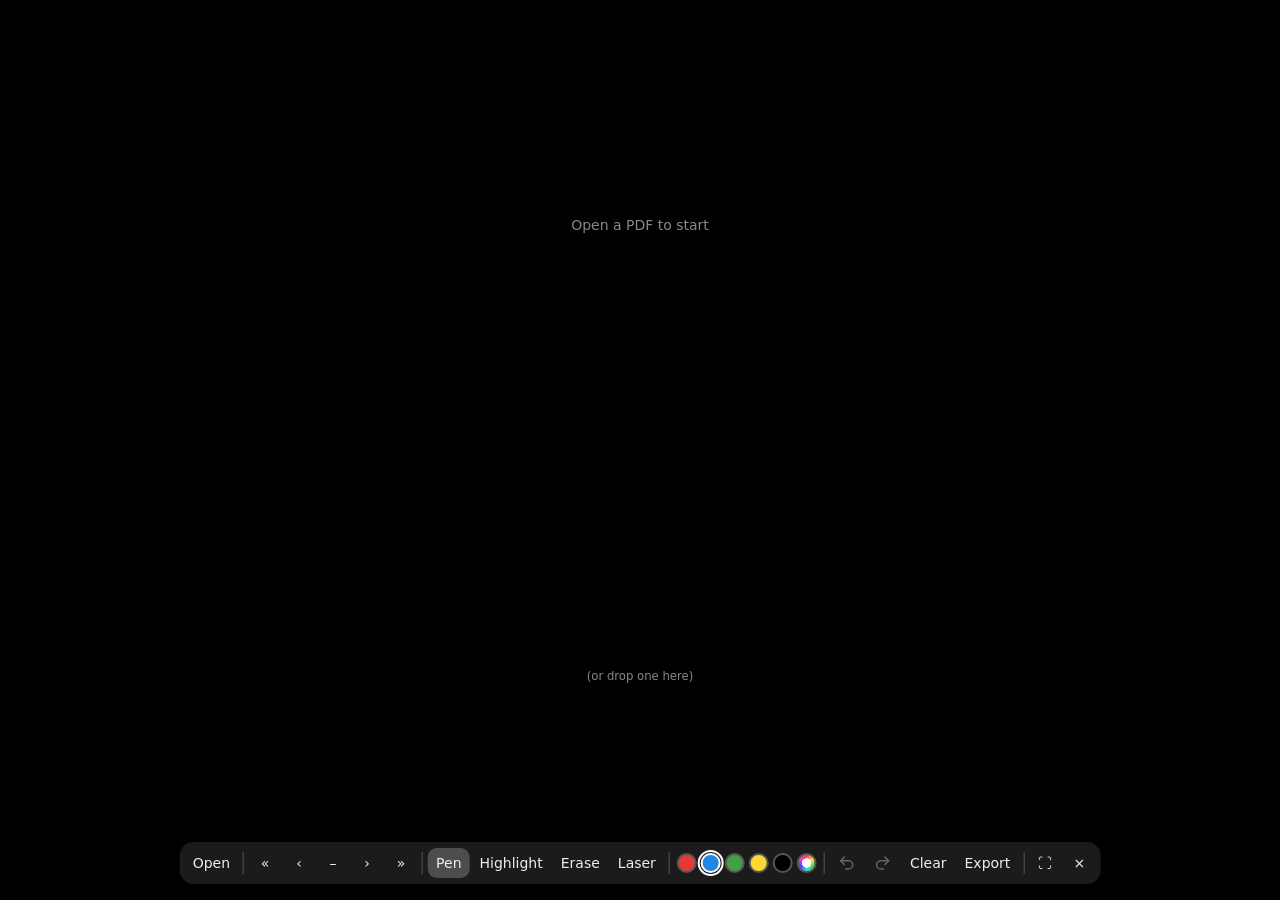
<file: pdf-slides/index.html>
<!DOCTYPE html>
<html lang="en">
<head>
<meta charset="utf-8">
<meta name="viewport" content="width=device-width, initial-scale=1, maximum-scale=1, user-scalable=no">
<meta name="apple-mobile-web-app-capable" content="yes">
<meta name="mobile-web-app-capable" content="yes">
<meta name="apple-mobile-web-app-status-bar-style" content="black">
<meta name="apple-mobile-web-app-title" content="Slides">
<link rel="manifest" href="manifest.webmanifest">
<link rel="apple-touch-icon" href="icon-180.png">
<title>PDF Slides</title>
<link rel="icon" href="data:,">
<style>
  html, body {
    margin: 0; height: 100%; overflow: hidden; background: #000;
    font: 14px/1.2 -apple-system, system-ui, sans-serif; color: #eee;
    -webkit-user-select: none; user-select: none; -webkit-touch-callout: none;
    overscroll-behavior: none; touch-action: none;
  }
  #app { position: fixed; left: 0; top: 0; width: 100vw; height: 100vh; transform-origin: 0 0; overflow: hidden; }
  #stage { position: fixed; inset: 0; touch-action: none; cursor: crosshair; }
  #stage.eraser { cursor: cell; }
  #stage canvas { position: absolute; pointer-events: none; }
  #empty { position: absolute; inset: 0; display: grid; place-items: center; color: #888; text-align: center; }

  #bar {
    position: fixed; left: 50%; bottom: 16px; transform: translateX(-50%);
    display: flex; align-items: center; gap: 2px; padding: 5px;
    background: rgba(30,30,30,.92); border-radius: 14px; box-shadow: 0 4px 20px rgba(0,0,0,.5);
    flex-wrap: wrap; justify-content: center; width: max-content; max-width: calc(100% - 32px); white-space: nowrap;
  }
  #bar button, #bar label {
    font: inherit; color: inherit; background: none; border: 0; border-radius: 9px;
    padding: 7px 8px; cursor: pointer; min-width: 32px;
  }
  #bar button:hover, #bar label:hover { background: rgba(255,255,255,.1); }
  #bar button.on:not(.sw) { background: rgba(255,255,255,.22); }
  #bar .sep { width: 1px; height: 22px; background: #555; margin: 0 3px; }
  #bar .sw { width: 20px; height: 20px; min-width: 0; padding: 0; margin: 0 2px; border-radius: 50%; border: 2px solid #555; vertical-align: middle; box-sizing: border-box; }
  #bar .sw.on { border-color: #fff; outline: 2px solid #fff; outline-offset: 1px; }
  #bar .pick { position: relative; overflow: hidden; display: inline-block; vertical-align: middle; box-sizing: border-box;
    background: radial-gradient(var(--c, #fff) 0 40%, transparent 44%), conic-gradient(#f44, #fd4, #4d4, #4dd, #44f, #d4d, #f44); }
  #bar .pick input { position: absolute; inset: 0; width: 100%; height: 100%; padding: 0; border: 0; opacity: 0; cursor: pointer; }
  #bar button:disabled { opacity: .35; cursor: default; background: none; }
  #bar button:focus, #bar label:focus { outline: none; }   /* no focus ring left on the projector after clicking */
  #bar svg { display: block; width: 18px; height: 18px; margin: 0 auto; }
  #toast {
    position: fixed; left: 50%; top: 16px; transform: translateX(-50%); z-index: 10;
    width: max-content; max-width: min(560px, calc(100% - 32px)); padding: 12px 16px; border-radius: 12px;
    background: rgba(30,30,30,.95); box-shadow: 0 4px 20px rgba(0,0,0,.5); line-height: 1.4;
  }
  #clearMenu {
    position: absolute; bottom: calc(100% + 8px); display: flex; flex-direction: column; padding: 4px;
    background: rgba(40,40,40,.98); border-radius: 12px; box-shadow: 0 4px 20px rgba(0,0,0,.6);
  }
  #clearMenu button { text-align: left; padding: 10px 14px; }
  #clearAll { color: #ff6b6b !important; }
  #page { min-width: 56px; text-align: center; color: #bbb; font-variant-numeric: tabular-nums; }
  #picker {
    position: fixed; inset: 0; z-index: 20; background: #0a0a0a;
    overflow-y: auto; overscroll-behavior: contain; touch-action: pan-y; -webkit-overflow-scrolling: touch;
  }
  #pickerTop {
    position: sticky; top: 0; z-index: 1; display: flex; justify-content: space-between; align-items: center;
    padding: 10px 16px; background: #0a0a0a; color: #bbb;
  }
  #pickerTop button { font: inherit; font-size: 20px; color: #eee; background: none; border: 0; padding: 4px 10px; cursor: pointer; }
  #grid { display: grid; grid-template-columns: repeat(4, minmax(0, 1fr)); gap: 20px; padding: 4px 20px 24px; }
  #grid button { font: inherit; color: #999; background: none; border: 0; padding: 4px; border-radius: 8px; cursor: pointer; }
  #grid button.current { color: #fff; background: rgba(66,133,244,.35); }
  #grid button.sel { outline: 2px solid #fff; }
  #grid .frame { position: relative; background: #333; margin-bottom: 4px; }
  #grid img, #grid svg { position: absolute; inset: 0; width: 100%; height: 100%; display: block; }
  #showbar {
    position: fixed; right: 10px; bottom: 10px; width: 36px; height: 36px; border-radius: 50%;
    border: 0; background: rgba(60,60,60,.5); color: #ccc; font-size: 18px; cursor: pointer;
  }
  .hidden { display: none !important; }
</style>
</head>
<body>
<div id="app">
<div id="stage">
  <div id="pdfHolder"></div>
  <canvas id="ink"></canvas>
  <canvas id="live"></canvas>
  <div id="empty">Open a PDF to start<br><small>(or drop one here)</small></div>
</div>

<div id="bar">
  <label title="Open PDF">Open<input id="file" type="file" accept="application/pdf" hidden></label>
  <span class="sep"></span>
  <button id="back10" title="Back 10 slides (Shift+←)">«</button>
  <button id="prev" title="Previous (←)">‹</button>
  <button id="page" title="Go to slide (G)">–</button>
  <button id="next" title="Next (→)">›</button>
  <button id="fwd10" title="Forward 10 slides (Shift+→)">»</button>
  <span class="sep"></span>
  <button data-tool="pen" title="Pen (P)">Pen</button>
  <button data-tool="hl" title="Highlighter (H)">Highlight</button>
  <button data-tool="eraser" title="Eraser (E)">Erase</button>
  <button data-tool="laser" title="Laser pointer: strokes fade away (L)">Laser</button>
  <span class="sep"></span>
  <span id="swatches"></span>
  <span class="sep"></span>
  <button id="undo" title="Undo (Ctrl/⌘+Z)" aria-label="Undo"><svg viewBox="0 0 24 24" fill="none" stroke="currentColor" stroke-width="2" stroke-linecap="round" stroke-linejoin="round"><path d="M9 14 4 9l5-5"/><path d="M4 9h10.5a5.5 5.5 0 0 1 0 11H11"/></svg></button>
  <button id="redo" title="Redo (Ctrl/⌘+Shift+Z)" aria-label="Redo"><svg viewBox="0 0 24 24" fill="none" stroke="currentColor" stroke-width="2" stroke-linecap="round" stroke-linejoin="round"><path d="m15 14 5-5-5-5"/><path d="M20 9H9.5a5.5 5.5 0 0 0 0 11H13"/></svg></button>
  <button id="clear" title="Clear this slide (long-press or right-click for more)">Clear</button>
  <div id="clearMenu" class="hidden">
    <button id="clearOne">Clear this slide</button>
    <button id="clearAll">Clear all slides</button>
  </div>
  <button id="export" title="Download the PDF with annotations">Export</button>
  <span class="sep"></span>
  <button id="screen2" title="Open a clean window for a second display">Screen 2</button>
  <button id="fs" title="Fullscreen (F)">⛶</button>
  <button id="hidebar" title="Hide toolbar (T)">×</button>
</div>
<button id="showbar" class="hidden" title="Show toolbar (T)">•••</button>
<div id="toast" class="hidden"></div>
<div id="picker" class="hidden">
  <div id="pickerTop"><span>Go to slide</span><button id="closePicker" title="Close (Esc)">×</button></div>
  <div id="grid"></div>
</div>
</div>

<script type="module">
import * as pdfjsLib from './pdfjs/pdf.min.mjs';
pdfjsLib.GlobalWorkerOptions.workerSrc = './pdfjs/pdf.worker.min.mjs';
const PDF_OPTS = { cMapUrl: './pdfjs/cmaps/', standardFontDataUrl: './pdfjs/standard_fonts/', wasmUrl: './pdfjs/wasm/' };

// ---------- settings ----------
const COLORS = ['#e53935', '#1e88e5', '#43a047', '#fdd835', '#000000'];   // presets; the last swatch is a colour picker
const WIDTH = { pen: 0.003, hl: 0.022, laser: 0.004 };   // stroke width as a fraction of slide width
const HL_ALPHA = 0.35;
const ERASER_RADIUS = 12;                  // CSS pixels
const LASER_HOLD = 667, LASER_FADE = 333;  // after the pen lifts: ms before laser strokes start fading, then fade length (1 s total)
const CACHE_AHEAD = 2, CACHE_BEHIND = 1;   // pages pre-rendered around the current one
const ROTATE_TO_FIT = false;               // iPad fullscreen/Home Screen: counter-rotate to keep slides largest (off: a mirrored display would show it sideways)
const SCREEN2 = false;                     // set to true to show the "Screen 2" button (clean second-display window)

// ---------- state ----------
const audience = location.hash === '#audience';   // the clean second-screen window
const $ = id => document.getElementById(id);
const stage = $('stage'), pdfHolder = $('pdfHolder'), inkCv = $('ink'), liveCv = $('live');
let pdf = null, loadingTask = null, docKey = null, docName = 'slides.pdf', cur = 1;
let ink = {};            // page number -> array of strokes; stroke = {tool, color, w, pts:[x0,y0,x1,y1,...]} (0..1 coords)
let undoStack = {}, redoStack = {};   // page number -> arrays of earlier / undone stroke arrays
let tool = 'pen', color = { pen: COLORS[1], hl: COLORS[3], laser: COLORS[0] };   // blue pen, yellow highlighter, red laser
let box = { w: 0, h: 0, left: 0, top: 0 };   // where the slide sits on screen (CSS px)
const cache = new Map(); // page number -> Promise<canvas>
const chan = new BroadcastChannel('pdf-slides');

// ---------- loading ----------
async function openPdf(data, key) {
  if (loadingTask) loadingTask.destroy();
  for (const p of cache.values()) p.then(release, () => {});
  cache.clear();
  pdf = null;
  docKey = key; undoStack = {}; redoStack = {};
  resetThumbs();
  if (!audience) ink = loadInk();
  loadingTask = pdfjsLib.getDocument({ data, ...PDF_OPTS });
  pdf = await loadingTask.promise;
  const vp = (await pdf.getPage(1)).getViewport({ scale: 1 });
  deckAspect = vp.width / vp.height;
  updateRotation(); cacheSize = appW + 'x' + appH;
  $('empty').classList.add('hidden');
  await show(audience ? cur : 1);
}

$('file').onchange = e => { const f = e.target.files[0]; if (f) openFile(f); e.target.value = ''; };
addEventListener('dragover', e => e.preventDefault());
addEventListener('drop', e => {
  e.preventDefault();
  const f = [...e.dataTransfer.files].find(f => f.type === 'application/pdf');
  if (f && !audience) openFile(f);
});
async function openFile(f) {
  await openPdf(new Uint8Array(await f.arrayBuffer()), 'pdf-slides:' + f.name + ':' + f.size);
  docName = f.name;
  sendDoc();                                      // in case a second-screen window is open
}

// ---------- rendering & instant page changes ----------
function fit(vp) {        // largest size that fits the window, keeping aspect ratio
  const s = Math.min(appW / vp.width, appH / vp.height);
  return { w: Math.floor(vp.width * s), h: Math.floor(vp.height * s) };
}

function render(n) {      // returns a cached promise of a ready-to-show canvas
  if (!cache.has(n)) cache.set(n, (async () => {
    const page = await pdf.getPage(n);
    const vp1 = page.getViewport({ scale: 1 });
    const { w, h } = fit(vp1);
    const dpr = devicePixelRatio || 1;
    const viewport = page.getViewport({ scale: (w * dpr) / vp1.width });
    const c = document.createElement('canvas');
    c.width = Math.round(viewport.width); c.height = Math.round(viewport.height);
    c.style.width = w + 'px'; c.style.height = h + 'px';
    c.cssW = w; c.cssH = h;
    await page.render({ canvas: c, viewport }).promise;
    return c;
  })());
  return cache.get(n);
}
const release = c => { if (c && c.parentNode !== pdfHolder) c.width = c.height = 0; }; // frees memory promptly in Safari

async function show(n) {
  if (!pdf) return;
  n = Math.max(1, Math.min(pdf.numPages, n));
  cur = n;
  $('page').textContent = `${n} / ${pdf.numPages}`;
  if (!audience) sync();
  const c = await render(n).catch(err => (console.error(err), null));
  if (n !== cur || !c) return;            // user already moved on
  box = { w: c.cssW, h: c.cssH, left: (appW - c.cssW) / 2, top: (appH - c.cssH) / 2 };
  for (const el of [c, inkCv, liveCv]) { el.style.left = box.left + 'px'; el.style.top = box.top + 'px'; }
  if (c.style.position !== 'absolute') c.style.position = 'absolute';
  pdfHolder.replaceChildren(c);
  sizeCanvas(inkCv); sizeCanvas(liveCv);
  drawInk(); updateUndoButtons();
  laser = []; stopLaserFade(); paintLive([], 1, null);
  // pre-render neighbours, drop far-away pages
  for (const [k, p] of cache) if (k < n - CACHE_BEHIND - 1 || k > n + CACHE_AHEAD + 1) { cache.delete(k); p.then(release, () => {}); }
  const near = [];
  for (let k = 1; k <= CACHE_AHEAD; k++) near.push(n + k);
  for (let k = 1; k <= CACHE_BEHIND; k++) near.push(n - k);
  for (const k of near) {
    if (cur !== n || !pdf) return;                // moved on: the newer show() takes over
    if (k >= 1 && k <= pdf.numPages) await render(k).catch(() => {});
  }
}
const go = d => show(cur + d);

let resizeTimer, cacheSize = '';
function onViewportChange() {
  updateRotation();                      // immediately, so a counter-rotation shows no flash
  clearTimeout(resizeTimer);
  resizeTimer = setTimeout(() => {
    if (!pdf || appW + 'x' + appH === cacheSize) return;   // same size (e.g. just counter-rotated): nothing to redraw
    cacheSize = appW + 'x' + appH;
    for (const p of cache.values()) p.then(release, () => {});
    cache.clear(); show(cur);
  }, 150);
}
addEventListener('resize', onViewportChange);
document.addEventListener('fullscreenchange', onViewportChange);
document.addEventListener('webkitfullscreenchange', onViewportChange);

// ---------- rotate to fit: like rotation lock, on iPad in fullscreen or as a Home Screen app ----------
// If the device turns so the slide would get smaller, rotate the app by 90° the other way so the slide
// stays where it was relative to the device. Turning between the two landscape (or portrait) positions
// still flips the slide upright as usual. (Safari doesn't let pages lock the screen orientation.)
let rot = 0, goodAngle = null, appW = innerWidth, appH = innerHeight, deckAspect = 0;
const screenAngle = () => (((screen.orientation?.angle ?? window.orientation ?? 0) % 360) + 360) % 360;
function updateRotation() {
  const vw = innerWidth, vh = innerHeight;
  const fullscreen = document.fullscreenElement || document.webkitFullscreenElement;
  let r = 0;
  if (ROTATE_TO_FIT && isIPad && !audience && (isHomeScreenApp || fullscreen) && deckAspect) {
    const upright = Math.min(vw / deckAspect, vh), sideways = Math.min(vh / deckAspect, vw);   // slide height either way
    if (sideways <= upright * 1.02) goodAngle = screenAngle();
    else {
      const turned = goodAngle === null ? 270 : (screenAngle() - goodAngle + 360) % 360;   // device rotation since then
      r = turned === 90 ? -90 : 90;                                                        // undo it
    }
  }
  rot = r;
  appW = r ? vh : vw; appH = r ? vw : vh;
  const app = $('app');
  app.style.width = appW + 'px'; app.style.height = appH + 'px';
  app.style.transform = r === 90 ? `translate(${vw}px, 0) rotate(90deg)` : r === -90 ? `translate(0, ${vh}px) rotate(-90deg)` : '';
}
function toApp(e) {                      // screen coordinates -> coordinates inside the (possibly rotated) app
  return rot === 90 ? [e.clientY, innerWidth - e.clientX] : rot === -90 ? [innerHeight - e.clientY, e.clientX] : [e.clientX, e.clientY];
}

// ---------- ink drawing ----------
function sizeCanvas(cv) {
  const dpr = devicePixelRatio || 1, W = Math.round(box.w * dpr), H = Math.round(box.h * dpr);
  if (cv.width !== W || cv.height !== H) { cv.width = W; cv.height = H; }
  cv.style.width = box.w + 'px'; cv.style.height = box.h + 'px';
  cv.getContext('2d').setTransform(dpr, 0, 0, dpr, 0, 0);
}

function drawStroke(ctx, s) {
  const p = s.pts, W = box.w, H = box.h;
  ctx.save();
  ctx.lineCap = ctx.lineJoin = 'round';
  ctx.strokeStyle = s.color;
  ctx.lineWidth = s.w * W;
  if (s.tool === 'hl') ctx.globalAlpha *= HL_ALPHA;
  if (s.tool === 'laser') { ctx.shadowColor = s.color; ctx.shadowBlur = s.w * W * 3 * (devicePixelRatio || 1); }
  ctx.beginPath();
  ctx.moveTo(p[0] * W, p[1] * H);
  for (let i = 2; i < p.length - 2; i += 2) {                      // smooth: curve through midpoints
    ctx.quadraticCurveTo(p[i] * W, p[i + 1] * H, (p[i] + p[i + 2]) / 2 * W, (p[i + 1] + p[i + 3]) / 2 * H);
  }
  if (p.length > 2) ctx.lineTo(p[p.length - 2] * W, p[p.length - 1] * H);
  ctx.lineTo(p[p.length - 2] * W + 0.05, p[p.length - 1] * H);   // tiny tail so a tap still draws a dot
  ctx.stroke();
  ctx.restore();
}

function drawInk() {
  const ctx = inkCv.getContext('2d');
  ctx.clearRect(0, 0, box.w, box.h);
  const strokes = ink[cur] || [];
  for (const s of strokes) if (s.tool === 'hl') drawStroke(ctx, s);   // highlighter underneath pen
  for (const s of strokes) if (s.tool !== 'hl') drawStroke(ctx, s);
}
// live layer: the stroke being drawn plus laser trails (never saved)
let laser = [], laserAlpha = 1, laserTimer = 0, laserFrame = 0;
function paintLive(trail, alpha, current) {
  const ctx = liveCv.getContext('2d');
  ctx.clearRect(0, 0, box.w, box.h);
  ctx.save(); ctx.globalAlpha = alpha;
  for (const s of trail) drawStroke(ctx, s);
  ctx.restore();
  if (current) drawStroke(ctx, current);
}
function renderLive() {                  // paint here and mirror to the second screen
  paintLive(laser, laserAlpha, stroke);
  chan.postMessage({ type: 'live', trail: laser, alpha: laserAlpha, stroke });
}
function stopLaserFade() { clearTimeout(laserTimer); cancelAnimationFrame(laserFrame); laserAlpha = 1; }
function startLaserFade() {              // after LASER_HOLD ms without laser use, fade out and forget
  stopLaserFade();
  laserTimer = setTimeout(() => {
    const t0 = performance.now();
    const step = now => {
      laserAlpha = Math.max(0, 1 - (now - t0) / LASER_FADE);
      if (laserAlpha === 0) { laser = []; laserAlpha = 1; renderLive(); return; }
      renderLive();
      laserFrame = requestAnimationFrame(step);
    };
    laserFrame = requestAnimationFrame(step);
  }, LASER_HOLD);
}

function setInk(strokes) {               // every change goes through here (undoable)
  (undoStack[cur] ||= []).push(ink[cur] || []);
  redoStack[cur] = [];
  ink[cur] = strokes;
  inkChanged();
}
function undo() { step(undoStack, redoStack); }
function redo() { step(redoStack, undoStack); }
function step(from, to) {
  const f = from[cur];
  if (!f || !f.length) return;
  (to[cur] ||= []).push(ink[cur] || []);
  ink[cur] = f.pop();
  inkChanged();
}
function inkChanged() { drawInk(); saveInk(); sync(); updateUndoButtons(); }
function updateUndoButtons() {
  if (audience) return;
  $('undo').disabled = !(undoStack[cur] || []).length;
  $('redo').disabled = !(redoStack[cur] || []).length;
}
function clearPage() { if ((ink[cur] || []).length) setInk([]); }
function clearAllPages() {                 // each slide gets its own undo step, so Undo on a slide restores it
  let count = 0;
  for (const n of Object.keys(ink)) if (ink[n]?.length) {
    (undoStack[n] ||= []).push(ink[n]); redoStack[n] = []; ink[n] = []; count++;
  }
  inkChanged();
  toast(count ? `Cleared annotations from ${count} slide${count > 1 ? 's' : ''}. Undo on a slide brings its annotations back.`
              : 'There were no annotations to clear.');
}

// ---------- pointer input: pen/mouse draw, finger swipes ----------
let stroke = null, erasing = null, swipe = null, liveFrame = 0;
const toSlide = e => { const [x, y] = toApp(e); return [(x - box.left) / box.w, (y - box.top) / box.h]; };

stage.addEventListener('pointerdown', e => {
  if (audience || !pdf) return;
  if (e.pointerType === 'touch') {                  // fingers navigate, never draw
    const [x, y] = toApp(e);
    swipe = swipe ? { cancelled: true } : { id: e.pointerId, x, y };
    return;
  }
  if (e.button !== 0 && e.button !== 5) return;     // left mouse / pen tip / pen eraser end
  stage.setPointerCapture(e.pointerId);
  if (tool === 'eraser' || e.button === 5) {
    erasing = { before: ink[cur] || [], now: ink[cur] || [] };
    eraseAt(e);
  } else {
    stroke = { tool, color: color[tool], w: WIDTH[tool], pts: toSlide(e).map(round) };
    if (tool === 'laser') stopLaserFade();
    renderLive();
  }
});

stage.addEventListener('pointermove', e => {
  if (e.pointerType === 'touch') return;
  if (!stroke && !erasing) return;
  if (swipe) swipe.cancelled = true;                // palm touching while writing: no swipe
  const events = (e.getCoalescedEvents && e.getCoalescedEvents().length) ? e.getCoalescedEvents() : [e];
  for (const ev of events) {
    if (erasing) eraseAt(ev);
    else stroke.pts.push(...toSlide(ev).map(round));
  }
  if (stroke && !liveFrame) liveFrame = requestAnimationFrame(() => {
    liveFrame = 0;
    if (stroke) renderLive();
  });
});

function endPointer(e) {
  if (e.pointerType === 'touch') {
    if (swipe && !swipe.cancelled && swipe.id === e.pointerId) {
      const [x, y] = toApp(e), dx = x - swipe.x, dy = y - swipe.y;
      if (Math.abs(dx) > 50 && Math.abs(dx) > 1.5 * Math.abs(dy)) go(dx < 0 ? 1 : -1);
    }
    swipe = null;
    return;
  }
  if (stroke) {
    const s = stroke; stroke = null;
    if (s.tool === 'laser') { laser.push(s); startLaserFade(); }
    else setInk([...(ink[cur] || []), s]);
    renderLive();
  }
  if (erasing) {
    const { before, now } = erasing; erasing = null;
    if (now !== before) { ink[cur] = before; setInk(now); }
  }
}
stage.addEventListener('pointerup', endPointer);
stage.addEventListener('pointercancel', endPointer);

function eraseAt(e) {
  const [ax, ay] = toApp(e), x = ax - box.left, y = ay - box.top;
  const keep = erasing.now.filter(s => !hits(s, x, y));
  if (keep.length !== erasing.now.length) {
    erasing.now = ink[cur] = keep;               // shown live; committed (undoably) on pointer up
    drawInk(); sync();
  }
}
function hits(s, x, y) {                          // does the eraser circle touch this stroke?
  const p = s.pts, W = box.w, H = box.h, r = ERASER_RADIUS + s.w * W / 2;
  for (let i = 0; i < p.length; i += 2) {
    const ax = p[Math.max(0, i - 2)] * W, ay = p[Math.max(1, i - 1)] * H, bx = p[i] * W, by = p[i + 1] * H;
    const dx = bx - ax, dy = by - ay, len2 = dx * dx + dy * dy;
    const t = len2 ? Math.max(0, Math.min(1, ((x - ax) * dx + (y - ay) * dy) / len2)) : 0;
    if (Math.hypot(ax + t * dx - x, ay + t * dy - y) <= r) return true;
  }
  return false;
}
const round = v => Math.round(v * 10000) / 10000;

// stop iOS Safari from scrolling, zooming or showing the magnifier, anywhere on the page
// (Safari's own fullscreen swipe-to-exit can't be blocked by a page: see toggleFullscreen)
stage.addEventListener('touchstart', e => e.preventDefault(), { passive: false });
document.addEventListener('touchmove', e => { if (!e.target.closest?.('#picker')) e.preventDefault(); }, { passive: false });
document.addEventListener('gesturestart', e => e.preventDefault());
stage.addEventListener('contextmenu', e => e.preventDefault());

// ---------- keyboard ----------
function onKey(e) {
  const k = e.key;
  if (pickerOpen) return pickerKey(k);
  if ((e.metaKey || e.ctrlKey) && k.toLowerCase() === 'z') return (e.shiftKey ? redo() : undo()), true;
  if ((e.metaKey || e.ctrlKey) && k.toLowerCase() === 'y') return redo(), true;
  if (e.metaKey || e.ctrlKey || e.altKey) return false;
  if (e.shiftKey && (k === 'ArrowRight' || k === 'ArrowLeft')) return go(k === 'ArrowRight' ? 10 : -10), true;
  if (['ArrowRight', 'ArrowDown', 'PageDown', 'Enter'].includes(k) || (k === ' ' && !e.shiftKey)) go(1);
  else if (['ArrowLeft', 'ArrowUp', 'PageUp', 'Backspace'].includes(k) || (k === ' ' && e.shiftKey)) go(-1);
  else if (k === 'Home') show(1);
  else if (k === 'End') show(pdf ? pdf.numPages : 1);
  else if (k === 'p') setTool('pen');
  else if (k === 'h') setTool('hl');
  else if (k === 'e') setTool('eraser');
  else if (k === 'l') setTool('laser');
  else if (k >= '1' && k <= String(COLORS.length)) setColor(COLORS[k - 1]);
  else if (k === String(COLORS.length + 1)) openColorPicker();
  else if (k === 'f') toggleFullscreen();
  else if (k === 'g') openPicker();
  else if (k === 't') toggleBar();
  else return false;
  return true;
}
addEventListener('keydown', e => {
  if (audience) {                                  // forward keys (e.g. a clicker) to the main window
    if (e.key === 'f') toggleFullscreen();
    else chan.postMessage({ type: 'key', key: e.key, shiftKey: e.shiftKey, metaKey: e.metaKey, ctrlKey: e.ctrlKey });
    e.preventDefault();
    return;
  }
  if (onKey(e)) e.preventDefault();
});

// ---------- toolbar ----------
const swatches = $('swatches');
for (const c of COLORS) {
  const b = document.createElement('button');
  b.className = 'sw'; b.style.background = c; b.dataset.color = c;
  b.onclick = () => setColor(c);
  swatches.append(b);
}
const pick = document.createElement('label');             // colour picker swatch: shows the picked colour in a rainbow ring
pick.className = 'sw pick'; pick.title = 'Pick a colour (' + (COLORS.length + 1) + ')';
pick.innerHTML = '<input type="color" value="#ffffff">';
const picker = pick.firstChild;
picker.oninput = picker.onchange = () => setColor(picker.value);
swatches.append(pick);
function openColorPicker() { try { picker.showPicker ? picker.showPicker() : picker.click(); } catch { picker.click(); } }
function setTool(t) { tool = t; updateBar(); }
function setColor(c) { if (tool === 'eraser') tool = 'pen'; color[tool] = c; updateBar(); }
function updateBar() {
  document.querySelectorAll('[data-tool]').forEach(b => b.classList.toggle('on', b.dataset.tool === tool));
  document.querySelectorAll('.sw[data-color]').forEach(b => b.classList.toggle('on', tool !== 'eraser' && b.dataset.color === color[tool]));
  const custom = tool !== 'eraser' && !COLORS.includes(color[tool]);
  pick.classList.toggle('on', custom);
  if (custom) { pick.style.setProperty('--c', color[tool]); picker.value = color[tool]; }
  stage.classList.toggle('eraser', tool === 'eraser');
}
document.querySelectorAll('[data-tool]').forEach(b => b.onclick = () => setTool(b.dataset.tool));
$('prev').onclick = () => go(-1);
$('next').onclick = () => go(1);
$('back10').onclick = () => go(-10);
$('fwd10').onclick = () => go(10);
$('undo').onclick = undo;
$('redo').onclick = redo;
// Clear: tap clears this slide; long-press (or right-click) opens a menu that also offers "Clear all slides"
let clearPressTimer = 0, clearLongPressed = false;
const clearBtn = $('clear'), clearMenu = $('clearMenu');
function openClearMenu() {
  clearMenu.style.left = clearBtn.offsetLeft + 'px';
  clearMenu.classList.remove('hidden');
}
const closeClearMenu = () => clearMenu.classList.add('hidden');
clearBtn.addEventListener('pointerdown', () => {
  clearLongPressed = false;
  clearPressTimer = setTimeout(() => { clearLongPressed = true; openClearMenu(); }, 550);
});
for (const t of ['pointerup', 'pointercancel', 'pointerleave']) clearBtn.addEventListener(t, () => clearTimeout(clearPressTimer));
clearBtn.onclick = () => { if (clearLongPressed) clearLongPressed = false; else clearPage(); };
clearBtn.oncontextmenu = e => { e.preventDefault(); openClearMenu(); };
$('clearOne').onclick = () => { closeClearMenu(); clearPage(); };
$('clearAll').onclick = () => { closeClearMenu(); clearAllPages(); };
document.addEventListener('pointerdown', e => {   // a tap anywhere else just closes the menu (and doesn't draw)
  if (clearMenu.classList.contains('hidden') || clearMenu.contains(e.target) || e.target === clearBtn) return;
  closeClearMenu();
  if (stage.contains(e.target)) e.stopPropagation();
}, true);
addEventListener('keydown', e => { if (e.key === 'Escape') closeClearMenu(); });
$('export').onclick = exportPdf;
$('fs').onclick = toggleFullscreen;
$('hidebar').onclick = $('showbar').onclick = toggleBar;
$('screen2').onclick = () => {
  if (isIPad && isHomeScreenApp)   // a Home Screen app is walled off from Safari, so a Safari window couldn't follow it
    return toast('Screen 2 needs this page open in Safari: a Home Screen app runs separately from Safari, ' +
                 'so a second window could not follow its slides and annotations.', 9000);
  const w = window.open(location.pathname + '#audience', 'pdf-slides-audience', 'popup,width=960,height=540');
  if (!w) toast('The browser blocked the second window. Allow pop-ups for this page and try again.');
  else if (isIPad) toast(IPAD_SCREEN2_STEPS, 15000);
};
// iPad: needs the external display set to extend rather than mirror (iPadOS 26, M1 or later)
const IPAD_SCREEN2_STEPS = 'Screen 2 opened in a new Safari tab. Drag that tab out into its own window, then move the window ' +
  'to the external display (drag it there, or hold the top of the window → Move to Display). ' +
  'The external display must be set to extend, not mirror.';
function toggleBar() { $('bar').classList.toggle('hidden'); $('showbar').classList.toggle('hidden'); }
const isIPad = /iPad|iPhone/.test(navigator.userAgent) || (/Macintosh/.test(navigator.userAgent) && navigator.maxTouchPoints > 1);
const isHomeScreenApp = navigator.standalone === true || matchMedia('(display-mode: standalone)').matches;
let fullscreenTipShown = false;
function toggleFullscreen() {
  const d = document, el = d.documentElement;
  if (d.fullscreenElement || d.webkitFullscreenElement) return (d.exitFullscreen || d.webkitExitFullscreen).call(d);
  // Safari on iPad leaves fullscreen on any downward drag, Pencil included, and pages can't stop it.
  // Opened from the Home Screen there is no such gesture (and the Pencil can't trigger system edge gestures).
  if (isIPad && !audience && !fullscreenTipShown) {
    fullscreenTipShown = true;
    toast('Heads-up: in Safari fullscreen, any downward drag (even with the Pencil) exits fullscreen. ' +
          'For drawing without that, use Share → Add to Home Screen and open Slides from there.', 9000);
  }
  (el.requestFullscreen || el.webkitRequestFullscreen)?.call(el)?.catch?.(() => {});
}
let toastTimer;
function toast(msg, ms = 6000) {
  const t = $('toast');
  t.textContent = msg; t.classList.remove('hidden');
  clearTimeout(toastTimer); toastTimer = setTimeout(() => t.classList.add('hidden'), ms);
}
$('toast').onclick = () => $('toast').classList.add('hidden');
updateBar(); updateUndoButtons();
if (isIPad && isHomeScreenApp) $('fs').remove();   // already fullscreen
if (!SCREEN2) $('screen2').remove();

// Apple Pencil on the toolbar: activate the control on pen-up ourselves instead of relying on the
// browser turning the tap into a click. A press counts if it starts and ends on the same control.
let penPress = null, suppressClickUntil = 0;
const control = el => el?.closest?.('#bar button, #bar label, #showbar, #toast, #picker button');
document.addEventListener('pointerdown', e => { if (e.pointerType === 'pen') penPress = control(e.target); }, true);
document.addEventListener('pointerup', e => {
  if (e.pointerType !== 'pen' || !penPress) return;
  const hit = control(document.elementFromPoint(e.clientX, e.clientY));
  if (hit === penPress) { hit.click(); suppressClickUntil = performance.now() + 600; }
  penPress = null;
}, true);
document.addEventListener('click', e => {   // swallow the browser's own click for that tap, if it sends one
  if (e.isTrusted && performance.now() < suppressClickUntil) { e.preventDefault(); e.stopPropagation(); suppressClickUntil = 0; }
}, true);

// ---------- saving annotations (per PDF, in this browser) ----------
let saveTimer;
function saveInk() {
  clearTimeout(saveTimer);
  saveTimer = setTimeout(() => { try { localStorage.setItem(docKey, JSON.stringify(ink)); } catch (e) { console.warn('Could not save annotations', e); } }, 300);
}
function loadInk() { try { return JSON.parse(localStorage.getItem(docKey)) || {}; } catch { return {}; } }

// ---------- slide picker: a scrollable grid of thumbnails ----------
const THUMB_W = 360;                       // thumbnail width in CSS px
let thumbs = new Map();                    // page -> Promise<{url, aspect}> (JPEG of the page, no ink)
let pickerOpen = false, sel = 1, observer = null;
function resetThumbs() {
  for (const t of thumbs.values()) t.then(t => URL.revokeObjectURL(t.url), () => {});
  thumbs = new Map();
  $('grid').replaceChildren();
}
function thumb(n) {
  if (!thumbs.has(n)) thumbs.set(n, (async () => {
    const page = await pdf.getPage(n);
    const vp1 = page.getViewport({ scale: 1 });
    const viewport = page.getViewport({ scale: THUMB_W * Math.min(devicePixelRatio || 1, 2) / vp1.width });
    const c = document.createElement('canvas');
    c.width = Math.round(viewport.width); c.height = Math.round(viewport.height);
    await page.render({ canvas: c, viewport }).promise;
    const blob = await new Promise(r => c.toBlob(r, 'image/jpeg', 0.85));
    c.width = c.height = 0;
    return { url: URL.createObjectURL(blob), aspect: vp1.width / vp1.height };
  })());
  return thumbs.get(n);
}
function inkSvg(n, aspect) {               // this page's annotations as a small SVG over the thumbnail
  const strokes = ink[n] || [];
  if (!strokes.length) return '';
  const W = 1000, H = W / aspect;
  const path = s => {
    let d = '';
    for (let i = 0; i < s.pts.length; i += 2) d += (i ? 'L' : 'M') + (s.pts[i] * W).toFixed(1) + ' ' + (s.pts[i + 1] * H).toFixed(1);
    return `<path d="${d}l0.1 0" stroke="${s.color}" stroke-width="${(s.w * W).toFixed(1)}"${s.tool === 'hl' ? ` stroke-opacity="${HL_ALPHA}"` : ''}/>`;
  };
  const ordered = [...strokes.filter(s => s.tool === 'hl'), ...strokes.filter(s => s.tool !== 'hl')];
  return `<svg viewBox="0 0 ${W} ${H.toFixed(1)}" fill="none" stroke-linecap="round" stroke-linejoin="round">${ordered.map(path).join('')}</svg>`;
}
function fillCell(cell) {                  // load the thumbnail (once) and draw current annotations on it
  const n = +cell.dataset.n;
  thumb(n).then(({ url, aspect }) => {
    const frame = cell.firstChild;
    frame.style.aspectRatio = aspect;
    if (!frame.querySelector('img')) { const img = new Image(); img.src = url; img.alt = ''; frame.prepend(img); }
    frame.querySelector('svg')?.remove();
    frame.insertAdjacentHTML('beforeend', inkSvg(n, aspect));
  }, () => {});
}
function openPicker() {
  if (!pdf || audience) return;
  const grid = $('grid');
  if (!grid.children.length) {             // build the grid once per document; thumbnails load as they scroll into view
    observer?.disconnect();
    observer = new IntersectionObserver(entries => {
      for (const e of entries) if (e.isIntersecting) { fillCell(e.target); observer.unobserve(e.target); }
    }, { root: $('picker'), rootMargin: '400px 0px' });
    for (let n = 1; n <= pdf.numPages; n++) {
      const cell = document.createElement('button');
      cell.dataset.n = n;
      cell.innerHTML = `<div class="frame" style="aspect-ratio:${deckAspect}"></div>${n}`;
      cell.onclick = () => { closePicker(); show(n); };
      grid.append(cell);
      observer.observe(cell);
    }
  } else {                                 // annotations may have changed since last time
    for (const cell of grid.children) if (cell.firstChild.querySelector('img')) fillCell(cell);
  }
  pickerOpen = true; sel = cur;
  $('picker').classList.remove('hidden');
  markCells();
  grid.children[cur - 1].scrollIntoView({ block: 'center' });
}
function closePicker() { pickerOpen = false; $('picker').classList.add('hidden'); }
function markCells() {
  for (const cell of $('grid').children) {
    cell.classList.toggle('current', +cell.dataset.n === cur);
    cell.classList.toggle('sel', +cell.dataset.n === sel && sel !== cur);
  }
}
function pickerKey(k) {                    // keyboard inside the picker: arrows move, Enter jumps, Esc closes
  const cells = $('grid').children;
  const cols = [...cells].filter(c => c.offsetTop === cells[0].offsetTop).length || 1;
  const move = { ArrowRight: 1, ArrowLeft: -1, ArrowDown: cols, ArrowUp: -cols }[k];
  if (move) {
    sel = Math.max(1, Math.min(pdf.numPages, sel + move));
    markCells(); cells[sel - 1].scrollIntoView({ block: 'nearest' });
  } else if (k === 'Enter' || k === ' ') { closePicker(); show(sel); }
  else if (k === 'Escape' || k === 'g') closePicker();
  return true;
}
$('page').onclick = openPicker;
$('closePicker').onclick = closePicker;

// ---------- export: annotations drawn as vector paths onto the original PDF ----------
async function exportPdf() {
  if (!pdf) return;
  const btn = $('export');
  btn.textContent = 'Exporting…'; btn.disabled = true;
  try {
    const { PDFDocument, rgb, LineCapStyle, LineJoinStyle, setLineJoin, pushGraphicsState, popGraphicsState } =
      await import('./pdf-lib/pdf-lib.esm.min.js');   // loaded only when needed
    const doc = await PDFDocument.load(await pdf.getData());
    const pages = doc.getPages();
    for (const [n, strokes] of Object.entries(ink)) {
      const page = pages[n - 1];
      if (!page || !strokes.length) continue;
      const map = pageMapper(page);
      page.pushOperators(pushGraphicsState(), setLineJoin(LineJoinStyle.Round));
      for (const s of [...strokes.filter(s => s.tool === 'hl'), ...strokes.filter(s => s.tool !== 'hl')]) {
        const hex = s.color.slice(1).match(/../g).map(h => parseInt(h, 16) / 255);
        page.drawSvgPath(svgPath(s, map.pt), {
          x: 0, y: 0, borderColor: rgb(...hex), borderWidth: s.w * map.w,
          borderOpacity: s.tool === 'hl' ? HL_ALPHA : 1, borderLineCap: LineCapStyle.Round,
        });
      }
      page.pushOperators(popGraphicsState());
    }
    const file = new File([await doc.save()], docName.replace(/\.pdf$/i, '') + ' (annotated).pdf', { type: 'application/pdf' });
    const hosted = await (window.claude?.use?.('downloads') ?? null);   // only when hosted as a claude.ai artifact
    if (hosted) {
      await hosted.save({ filename: file.name, data: file }).catch(e => { if (e.code !== 'declined') throw new Error(e.message); });
    } else {
      const a = document.createElement('a');
      a.href = URL.createObjectURL(file); a.download = file.name;
      document.body.append(a); a.click(); a.remove();
      setTimeout(() => URL.revokeObjectURL(a.href), 60000);
    }
  } catch (err) {
    console.error(err); toast('Export failed: ' + err.message);
  } finally {
    btn.textContent = 'Export'; btn.disabled = false;
  }
}
function pageMapper(page) {   // slide coords (0..1, y down, as displayed) -> PDF points, honouring crop box and rotation
  const { x, y, width: w, height: h } = page.getCropBox();
  const rot = ((page.getRotation().angle % 360) + 360) % 360;
  const pt = {
    0:   (u, v) => [x + u * w, y + (1 - v) * h],
    90:  (u, v) => [x + v * w, y + u * h],
    180: (u, v) => [x + (1 - u) * w, y + v * h],
    270: (u, v) => [x + (1 - v) * w, y + (1 - u) * h],
  }[rot];
  return { pt, w: rot % 180 ? h : w };     // w = displayed width in points
}
function svgPath(s, pt) {     // same smoothing as drawStroke; pdf-lib flips SVG's y axis, so pass -y
  const p = s.pts, f = (u, v) => { const [X, Y] = pt(u, v); return X.toFixed(2) + ' ' + (-Y).toFixed(2); };
  let d = 'M ' + f(p[0], p[1]);
  for (let i = 2; i < p.length - 2; i += 2) d += ' Q ' + f(p[i], p[i + 1]) + ' ' + f((p[i] + p[i + 2]) / 2, (p[i + 1] + p[i + 3]) / 2);
  if (p.length > 2) d += ' L ' + f(p[p.length - 2], p[p.length - 1]);
  return d + ' L ' + f(p[p.length - 2] + 0.0001, p[p.length - 1]);   // tiny tail so a tap still draws a dot
}

// ---------- second screen: a clean window kept in sync over BroadcastChannel ----------
function sync() { chan.postMessage({ type: 'state', page: cur, strokes: ink[cur] || [] }); }
async function sendDoc() { if (pdf) { chan.postMessage({ type: 'doc', data: await pdf.getData() }); sync(); } }

chan.onmessage = async ({ data: m }) => {
  if (!audience) {
    if (m.type === 'hello') sendDoc();
    if (m.type === 'key') onKey(m);
    return;
  }
  if (m.type === 'doc') { ink = {}; cur = 1; await openPdf(m.data, null); }
  else if (m.type === 'state') {
    ink[m.page] = m.strokes;
    if (!pdf) cur = m.page;                        // still loading: show this page once ready
    else if (m.page !== cur) show(m.page);
    else drawInk();
  }
  else if (m.type === 'live' && pdf) paintLive(m.trail, m.alpha, m.stroke);
};

if (audience) {
  document.title = 'PDF Slides – audience';
  $('bar').classList.add('hidden'); $('showbar').remove();
  $('empty').innerHTML = 'Waiting for the main window…<br><small>Drag this window to the other display, then double-click (or press F) for fullscreen.</small>';
  stage.style.cursor = 'default';
  stage.addEventListener('dblclick', toggleFullscreen);
  if (isIPad) toast(IPAD_SCREEN2_STEPS + ' Tap this message to hide it.', 30000);
  chan.postMessage({ type: 'hello' });
}
</script>
</body>
</html>
</file>
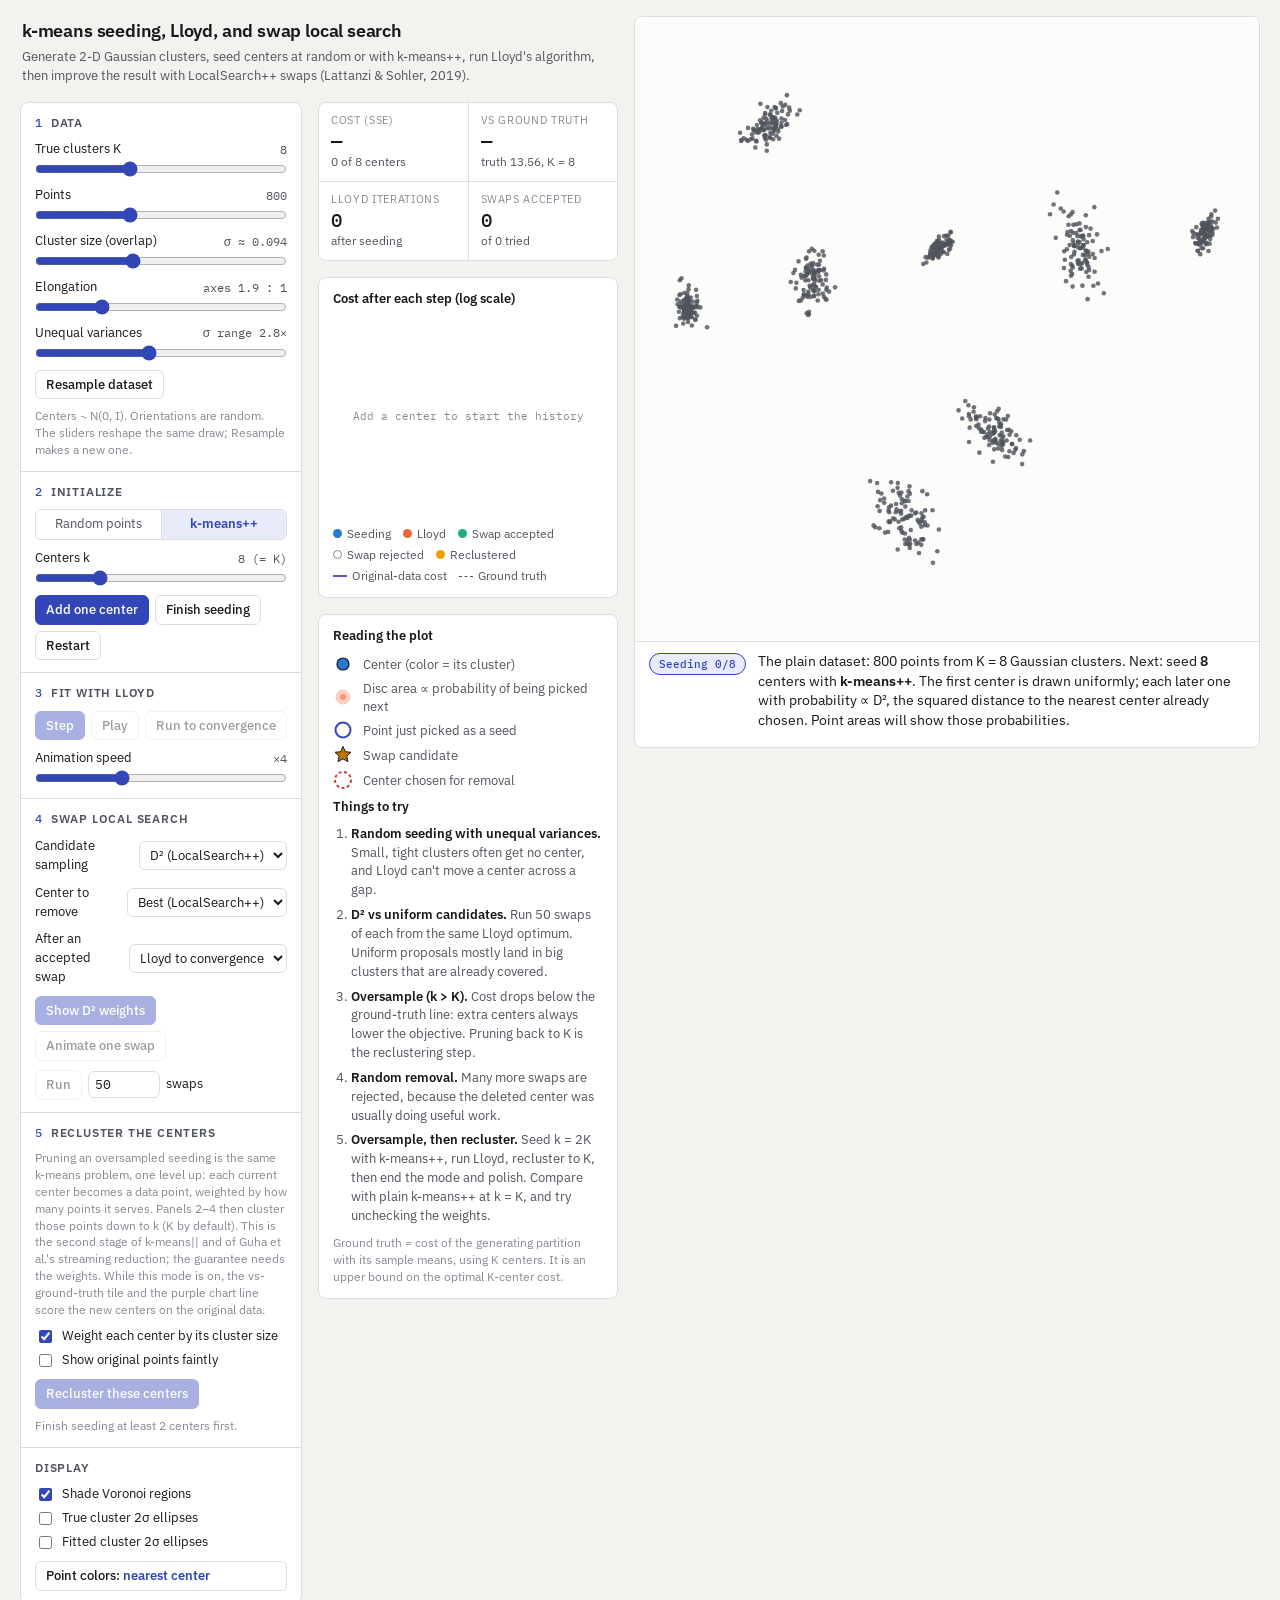
<file: demos/k-means.html>
<!DOCTYPE html>
<html lang="en">
<head>
<meta charset="utf-8">
<meta name="viewport" content="width=device-width, initial-scale=1">
<title>k-means Seeding and Swaps</title>
<link rel="preconnect" href="https://fonts.googleapis.com">
<link rel="preconnect" href="https://fonts.gstatic.com" crossorigin>
<link href="https://fonts.googleapis.com/css2?family=IBM+Plex+Mono:wght@400;500;600&family=IBM+Plex+Sans:wght@400;500;600&display=swap" rel="stylesheet">
<style>
:root{
  /* Layout: sticky plot panel on the right (wide) or pinned at the top (under 900px); controls and readouts scroll. */
  --bg:#f2f2ef;
  --panel:#ffffff;
  --plot:#fcfcfb;
  --ink:#16181b;
  --ink-2:#50545c;
  --muted:#868a93;
  --line:#dcdde1;
  --accent:#3346b8;
  --accent-ink:#ffffff;
  --accent-soft:#e8ebfa;
  --hl:#c27400;
  --rm:#d03b3b;
  --c1:#2a78d6; --c2:#eb6834; --c3:#1baf7a; --c4:#eda100;
  --c5:#e87ba4; --c6:#008300; --c7:#6250d6; --c8:#e34948;
  --font-body:"IBM Plex Sans",system-ui,-apple-system,"Segoe UI",sans-serif;
  --font-mono:"IBM Plex Mono",ui-monospace,SFMono-Regular,Menlo,monospace;
  color-scheme:light;
}
@media (prefers-color-scheme:dark){
  :root:not([data-theme="light"]){
    --bg:#111213; --panel:#1a1b1d; --plot:#161718; --ink:#ededea; --ink-2:#b8bac0;
    --muted:#80838a; --line:#2d2f34; --accent:#8e9bff; --accent-ink:#111213; --accent-soft:#232848;
    --hl:#f2b134; --rm:#e66767;
    --c1:#3987e5; --c2:#d95926; --c3:#199e70; --c4:#c98500;
    --c5:#d55181; --c6:#0ca30c; --c7:#9085e9; --c8:#e66767;
    color-scheme:dark;
  }
}
:root[data-theme="dark"]{
  --bg:#111213; --panel:#1a1b1d; --plot:#161718; --ink:#ededea; --ink-2:#b8bac0;
  --muted:#80838a; --line:#2d2f34; --accent:#8e9bff; --accent-ink:#111213; --accent-soft:#232848;
  --hl:#f2b134; --rm:#e66767;
  --c1:#3987e5; --c2:#d95926; --c3:#199e70; --c4:#c98500;
  --c5:#d55181; --c6:#0ca30c; --c7:#9085e9; --c8:#e66767;
  color-scheme:dark;
}
*{box-sizing:border-box}
html,body{margin:0;min-height:100%}
body{background:var(--bg);color:var(--ink);font:14px/1.45 var(--font-body)}
/* Layout: the plot panel is sticky. Wide: right column, scrolling controls + readouts on the left.
   Narrow: pinned to the top (about 58% of the viewport), controls scroll beneath it. */
.intro{display:flex;flex-direction:column;gap:4px;padding:2px 2px 0}
h1{font-size:18px;margin:0;font-weight:600;letter-spacing:-0.01em;text-wrap:balance}
.intro p{margin:0;color:var(--ink-2);font-size:13px;max-width:90ch}
.app{display:grid;gap:16px;padding:16px 20px 28px;align-items:start;
  grid-template-columns:282px 300px minmax(0,1fr);
  grid-template-rows:auto 1fr;
  grid-template-areas:"head head stage" "controls readouts stage"}
.intro{grid-area:head}
.controls{grid-area:controls}
.readouts{grid-area:readouts}
.stage{grid-area:stage;position:sticky;top:16px;align-self:start;z-index:5}
@media (max-width:1279px){
  .app{grid-template-columns:300px minmax(0,1fr);grid-template-rows:auto auto 1fr;
    grid-template-areas:"head stage" "controls stage" "readouts stage"}
}
@media (max-width:899px){
  /* Flex, not grid: a sticky grid item only sticks within its own grid area. */
  .app{display:flex;flex-wrap:wrap;align-items:flex-start;padding:12px 16px 24px}
  .intro{order:0;flex:1 1 100%}
  .stage{order:1;flex:1 1 100%;top:0;border-radius:0 0 8px 8px;box-shadow:0 6px 16px rgba(0,0,0,.14)}
  .controls{order:2;flex:1 1 280px}
  .readouts{order:3;flex:1 1 280px}
}
.panel{background:var(--panel);border:1px solid var(--line);border-radius:8px}
.controls section{padding:12px 14px;border-bottom:1px solid var(--line);display:flex;flex-direction:column;gap:9px}
.controls section:last-child{border-bottom:0}
h2{font-size:11.5px;text-transform:uppercase;letter-spacing:.07em;margin:0;color:var(--ink-2);font-weight:600;display:flex;gap:8px;align-items:baseline}
h2 .num{font-family:var(--font-mono);color:var(--accent);font-weight:500}
.hint{font-size:12px;color:var(--muted);margin:0;line-height:1.4}
.row{display:grid;grid-template-columns:1fr auto;gap:0 8px;align-items:center}
.row label{font-size:13px}
.row output{font:12px var(--font-mono);color:var(--ink-2);font-variant-numeric:tabular-nums}
.row input[type=range]{grid-column:1 / -1;width:100%;margin:2px 0 0;accent-color:var(--accent)}
.btns{display:flex;flex-wrap:wrap;gap:6px}
button{font:500 13px var(--font-body);padding:6px 10px;border-radius:6px;border:1px solid var(--line);background:var(--panel);color:var(--ink);cursor:pointer;line-height:1.2}
button:hover:not(:disabled){border-color:var(--ink-2)}
button.primary{background:var(--accent);color:var(--accent-ink);border-color:var(--accent)}
button.primary:hover:not(:disabled){filter:brightness(1.08);border-color:var(--accent)}
button:disabled{opacity:.42;cursor:not-allowed}
:focus-visible{outline:2px solid var(--accent);outline-offset:2px}
.seg{display:flex;border:1px solid var(--line);border-radius:6px;overflow:hidden}
.seg input{position:absolute;opacity:0;pointer-events:none}
.seg label{flex:1;text-align:center;font-size:13px;padding:5px 8px;cursor:pointer;color:var(--ink-2)}
.seg label + input + label,.seg input + label ~ label{border-left:1px solid var(--line)}
.seg input:checked + label{background:var(--accent-soft);color:var(--accent);font-weight:600}
.seg input:focus-visible + label{outline:2px solid var(--accent);outline-offset:-2px}
.field{display:grid;grid-template-columns:1fr minmax(0,auto);gap:8px;align-items:center;font-size:13px}
select,input[type=number]{font:13px var(--font-body);padding:4px 6px;border:1px solid var(--line);border-radius:6px;background:var(--panel);color:var(--ink);max-width:100%}
input[type=number]{width:72px;font-family:var(--font-mono)}
.inline{display:flex;gap:6px;align-items:center;flex-wrap:wrap;font-size:13px}
.checks{display:flex;flex-direction:column;gap:5px}
.checks label{display:flex;gap:7px;align-items:center;font-size:13px}
.checks input{accent-color:var(--accent)}
.stage{overflow:hidden}
#plotWrap{position:relative;width:100%}
#plot{display:block;width:100%;background:var(--plot)}
.status{display:flex;gap:12px;align-items:flex-start;padding:10px 14px 12px;border-top:1px solid var(--line);height:106px;overflow-y:auto}
@media (max-width:899px){.status{height:90px;padding:8px 12px}#msg{font-size:13px}}
.pill{font:500 11px var(--font-mono);padding:3px 9px;border-radius:999px;white-space:nowrap;background:var(--accent-soft);color:var(--accent);border:1px solid var(--accent);margin-top:1px}
#msg{margin:0;font-size:13.5px;max-width:78ch}
#msg b{font-weight:600}
#msg .num{font-family:var(--font-mono);font-variant-numeric:tabular-nums}
.readouts{display:flex;flex-direction:column;gap:16px}
.stats{display:grid;grid-template-columns:1fr 1fr;gap:1px;background:var(--line);overflow:hidden}
.stat{background:var(--panel);padding:10px 12px;min-width:0}
.stat .k{font-size:11px;color:var(--muted);text-transform:uppercase;letter-spacing:.06em}
.stat .v{font:500 19px/1.3 var(--font-mono);font-variant-numeric:tabular-nums}
.stat .s{font-size:12px;color:var(--ink-2)}
.chart-card{padding:12px 14px;display:flex;flex-direction:column;gap:8px}
.chart-card h3,.notes h3{margin:0;font-size:13px;font-weight:600}
#chartWrap{position:relative;width:100%}
#costChart{display:block;width:100%}
.legend{display:flex;flex-wrap:wrap;gap:4px 12px;font-size:12px;color:var(--ink-2)}
.legend span{display:inline-flex;align-items:center;gap:5px}
.legend i{display:inline-block;width:9px;height:9px;border-radius:50%}
.legend i.dash{width:14px;height:0;border-radius:0;border-top:1.5px dashed var(--ink-2)}
.legend i.line{width:14px;height:0;border-radius:0;border-top:2px solid}
.legend i.hollow{border:1.5px solid var(--muted);background:transparent}
#tip{position:absolute;pointer-events:none;background:var(--panel);border:1px solid var(--line);border-radius:6px;padding:5px 8px;font-size:12px;box-shadow:0 2px 8px rgba(0,0,0,.12);white-space:nowrap;display:none;z-index:2}
#tip .num{font-family:var(--font-mono)}
.notes{padding:12px 14px;font-size:13px;display:flex;flex-direction:column;gap:8px}
.glyphs{display:grid;grid-template-columns:22px 1fr;gap:5px 8px;align-items:center;font-size:12.5px;color:var(--ink-2)}
.notes ol{margin:0;padding-left:18px;display:flex;flex-direction:column;gap:6px;color:var(--ink-2)}
.notes ol b{color:var(--ink);font-weight:600}
#dataSec{position:relative}
#dataSec.locked > *{opacity:.38}
#dataSec.locked::after{content:attr(data-lock);position:absolute;left:12px;right:12px;top:50%;transform:translateY(-50%);padding:10px 12px;border-radius:6px;background:var(--panel);border:1.5px solid var(--accent);color:var(--ink);font-size:13px;font-weight:500;line-height:1.4;text-align:center;box-shadow:0 2px 10px rgba(0,0,0,.12);pointer-events:none}
#nestSec.active{background:var(--accent-soft)}
button.toggle{width:100%;text-align:left}
button.toggle b{font-weight:600;color:var(--accent)}
.foot{font-size:12px;color:var(--muted);margin:0}
@media (prefers-reduced-motion:reduce){*{scroll-behavior:auto}}
</style>
</head>
<body>
<main class="app">
  <div class="intro">
  <h1>k-means seeding, Lloyd, and swap local search</h1>
  <p>Generate 2-D Gaussian clusters, seed centers at random or with k-means++, run Lloyd's algorithm, then improve the result with LocalSearch++ swaps (Lattanzi &amp; Sohler, 2019).</p>
  </div>

  <!-- Controls -->
  <aside class="controls panel" aria-label="Controls">
    <section id="dataSec" data-lock="Locked while reclustering. To change the data, end nested mode with the button in panel 5.">
      <h2><span class="num">1</span>Data</h2>
      <div class="row"><label for="K">True clusters K</label><output id="K_o" for="K"></output>
        <input type="range" id="K" min="1" max="20" step="1" value="8"></div>
      <div class="row"><label for="N">Points</label><output id="N_o" for="N"></output>
        <input type="range" id="N" min="100" max="2000" step="50" value="800"></div>
      <div class="row"><label for="scale">Cluster size (overlap)</label><output id="scale_o" for="scale"></output>
        <input type="range" id="scale" min="0" max="100" step="1" value="38"></div>
      <div class="row"><label for="elong">Elongation</label><output id="elong_o" for="elong"></output>
        <input type="range" id="elong" min="0" max="100" step="1" value="25"></div>
      <div class="row"><label for="uneven">Unequal variances</label><output id="uneven_o" for="uneven"></output>
        <input type="range" id="uneven" min="0" max="100" step="1" value="45"></div>
      <div class="btns"><button id="resample">Resample dataset</button></div>
      <p class="hint">Centers ~ N(0, I). Orientations are random. The sliders reshape the same draw; Resample makes a new one.</p>
    </section>

    <section>
      <h2><span class="num">2</span>Initialize</h2>
      <div class="seg" role="radiogroup" aria-label="Seeding method">
        <input type="radio" name="method" id="m_random" value="random"><label for="m_random">Random points</label>
        <input type="radio" name="method" id="m_kpp" value="kpp" checked><label for="m_kpp">k-means++</label>
      </div>
      <div class="row"><label for="k">Centers k</label><output id="k_o" for="k"></output>
        <input type="range" id="k" min="1" max="30" step="1" value="8"></div>
      <div class="btns">
        <button id="seedOne" class="primary">Add one center</button>
        <button id="seedAll">Finish seeding</button>
        <button id="seedReset">Restart</button>
      </div>
    </section>

    <section>
      <h2><span class="num">3</span>Fit with Lloyd</h2>
      <div class="btns">
        <button id="lloydStep" class="primary">Step</button>
        <button id="lloydPlay">Play</button>
        <button id="lloydRun">Run to convergence</button>
      </div>
      <div class="row"><label for="speed">Animation speed</label><output id="speed_o" for="speed"></output>
        <input type="range" id="speed" min="1" max="10" step="1" value="4"></div>
    </section>

    <section>
      <h2><span class="num">4</span>Swap local search</h2>
      <div class="field"><label for="candidate">Candidate sampling</label>
        <select id="candidate"><option value="d2">D² (LocalSearch++)</option><option value="uniform">Uniform point</option></select></div>
      <div class="field"><label for="removal">Center to remove</label>
        <select id="removal"><option value="best">Best (LocalSearch++)</option><option value="random">Random</option></select></div>
      <div class="field"><label for="polish">After an accepted swap</label>
        <select id="polish"><option value="converge">Lloyd to convergence</option><option value="one">One Lloyd step</option><option value="none">Nothing (pure LS++)</option></select></div>
      <div class="btns">
        <button id="swapStage" class="primary">Show D² weights</button>
        <button id="swapOne">Animate one swap</button>
      </div>
      <div class="inline"><button id="swapRun">Run</button><input type="number" id="swapN" min="1" max="10000" value="50" aria-label="Number of swaps"><label for="swapN">swaps</label></div>
    </section>

    <section id="nestSec">
      <h2><span class="num">5</span>Recluster the centers</h2>
      <p class="hint">Pruning an oversampled seeding is the same k-means problem, one level up: each current center becomes a data point, weighted by how many points it serves. Panels 2–4 then cluster those points down to k (K by default). This is the second stage of k-means|| and of Guha et al.'s streaming reduction; the guarantee needs the weights. While this mode is on, the vs-ground-truth tile and the purple chart line score the new centers on the original data.</p>
      <div class="checks">
        <label><input type="checkbox" id="weighted" checked> Weight each center by its cluster size</label>
        <label><input type="checkbox" id="showOrig"> Show original points faintly</label>
      </div>
      <div class="btns"><button id="nestBtn" class="primary">Recluster these centers</button></div>
      <p class="hint" id="nestHint"></p>
    </section>

    <section>
      <h2>Display</h2>
      <div class="checks">
        <label><input type="checkbox" id="voronoi" checked> Shade Voronoi regions</label>
        <label><input type="checkbox" id="ellipses"> True cluster 2σ ellipses</label>
        <label><input type="checkbox" id="fitEllipses"> Fitted cluster 2σ ellipses</label>
      </div>
      <div class="btns"><button id="colorBy" class="toggle" aria-pressed="false">Point colors: <b>nearest center</b></button></div>
    </section>
  </aside>

  <!-- Plot -->
  <div class="stage panel">
    <div id="plotWrap"><canvas id="plot" aria-label="Scatter plot of the data and the current centers"></canvas></div>
    <div class="status" aria-live="polite"><span class="pill" id="phase">Seeding</span><p id="msg"></p></div>
  </div>

  <!-- Readouts -->
  <aside class="readouts" aria-label="Readouts">
    <div class="stats panel">
      <div class="stat"><div class="k" id="st_cost_k">Cost (SSE)</div><div class="v" id="st_cost">—</div><div class="s" id="st_cost_s">&nbsp;</div></div>
      <div class="stat"><div class="k">vs ground truth</div><div class="v" id="st_ratio">—</div><div class="s" id="st_ratio_s">&nbsp;</div></div>
      <div class="stat"><div class="k">Lloyd iterations</div><div class="v" id="st_lloyd">0</div><div class="s" id="st_lloyd_s">&nbsp;</div></div>
      <div class="stat"><div class="k">Swaps accepted</div><div class="v" id="st_swaps">0</div><div class="s" id="st_swaps_s">of 0 tried</div></div>
    </div>

    <div class="chart-card panel">
      <h3>Cost after each step (log scale)</h3>
      <div id="chartWrap"><canvas id="costChart" aria-label="Cost history chart"></canvas><div id="tip"></div></div>
      <div class="legend">
        <span><i style="background:var(--c1)"></i>Seeding</span>
        <span><i style="background:var(--c2)"></i>Lloyd</span>
        <span><i style="background:var(--c3)"></i>Swap accepted</span>
        <span><i class="hollow"></i>Swap rejected</span>
        <span><i style="background:var(--c4)"></i>Reclustered</span>
        <span id="lgOrig" hidden><i class="line" style="border-color:var(--c7)"></i>Original-data cost</span>
        <span><i class="dash"></i>Ground truth</span>
      </div>
    </div>

    <div class="notes panel">
      <h3>Reading the plot</h3>
      <div class="glyphs">
        <svg width="20" height="20" viewBox="0 0 20 20" aria-hidden="true"><circle cx="10" cy="10" r="8" fill="var(--plot)"/><circle cx="10" cy="10" r="6" fill="var(--c1)" stroke="var(--ink)" stroke-width="1.2"/></svg><span>Center (color = its cluster)</span>
        <svg width="20" height="20" viewBox="0 0 20 20" aria-hidden="true"><circle cx="10" cy="10" r="3" fill="var(--c2)" opacity=".55"/><circle cx="10" cy="10" r="7.5" fill="var(--c2)" opacity=".3"/></svg><span>Disc area ∝ probability of being picked next</span>
        <svg width="20" height="20" viewBox="0 0 20 20" aria-hidden="true"><circle cx="10" cy="10" r="7.5" fill="none" stroke="var(--accent)" stroke-width="2"/></svg><span>Point just picked as a seed</span>
        <svg width="20" height="20" viewBox="0 0 20 20" aria-hidden="true"><path d="M10 1.5l2.4 5.2 5.6.6-4.2 3.8 1.2 5.6-5-2.9-5 2.9 1.2-5.6L2 7.3l5.6-.6z" fill="var(--hl)" stroke="var(--ink)" stroke-width="1"/></svg><span>Swap candidate</span>
        <svg width="20" height="20" viewBox="0 0 20 20" aria-hidden="true"><circle cx="10" cy="10" r="8" fill="none" stroke="var(--rm)" stroke-width="2" stroke-dasharray="3 2.5"/></svg><span>Center chosen for removal</span>
      </div>
      <h3>Things to try</h3>
      <ol>
        <li><b>Random seeding with unequal variances.</b> Small, tight clusters often get no center, and Lloyd can't move a center across a gap.</li>
        <li><b>D² vs uniform candidates.</b> Run 50 swaps of each from the same Lloyd optimum. Uniform proposals mostly land in big clusters that are already covered.</li>
        <li><b>Oversample (k &gt; K).</b> Cost drops below the ground-truth line: extra centers always lower the objective. Pruning back to K is the reclustering step.</li>
        <li><b>Random removal.</b> Many more swaps are rejected, because the deleted center was usually doing useful work.</li>
        <li><b>Oversample, then recluster.</b> Seed k = 2K with k-means++, run Lloyd, recluster to K, then end the mode and polish. Compare with plain k-means++ at k = K, and try unchecking the weights.</li>
      </ol>
      <p class="foot">Ground truth = cost of the generating partition with its sample means, using K centers. It is an upper bound on the optimal K-center cost.</p>
    </div>
  </aside>
</main>

<script>
(() => {
'use strict';
const $ = id => document.getElementById(id);
const clamp = (v, a, b) => Math.max(a, Math.min(b, v));

/* ---------- Random numbers ---------- */
function mulberry32(a){ return function(){ a |= 0; a = a + 0x6D2B79F5 | 0; let t = Math.imul(a ^ a >>> 15, 1 | a); t = t + Math.imul(t ^ t >>> 7, 61 | t) ^ t; return ((t ^ t >>> 14) >>> 0) / 4294967296; }; }
function gaussFrom(rand){ let spare = null; return () => { if (spare !== null){ const s = spare; spare = null; return s; } let u, v, s; do { u = rand()*2-1; v = rand()*2-1; s = u*u+v*v; } while (s >= 1 || s === 0); const m = Math.sqrt(-2*Math.log(s)/s); spare = v*m; return u*m; }; }
const newSeed = () => (Math.floor(Math.random()*4294967296) ^ (Date.now() & 0xffffffff)) >>> 0;
let algoRand = mulberry32(newSeed());

/* ---------- Parameters ---------- */
const P = { K:8, N:800, scaleV:38, elongV:25, unevenV:45, method:'kpp', kOffset:0, kOffsetN:0,
  candidate:'d2', removal:'best', polish:'converge', speed:4, voronoi:true, ellipses:false, fitEllipses:false,
  colorBy:'assign', weighted:true, showOrig:false };
const scaleOf = v => 0.03 * Math.pow(20, v/100);          // cluster std, 0.03 .. 0.6
const kOf = () => D.isNested ? clamp(P.K + P.kOffsetN, 1, D.N) : clamp(P.K + P.kOffset, 1, 30);

/* ---------- Data ---------- */
// D is the active problem. Douter is the generated dataset; in nested mode D holds the outer centers as weighted points.
const Douter = { lat:null, X:null, w:null, N:0, label:null, clusters:[], truthCost:NaN, sigRatio:1, aspect:1, bx0:-1, bx1:1, by0:-1, by1:1, isNested:false };
let D = Douter, Mouter = null;
let dataSeed = newSeed();

function genLatent(){
  const r = mulberry32(dataSeed), g = gaussFrom(r);
  const K = P.K, N = P.N, mu = [], th = [], u = [];
  for (let k = 0; k < K; k++){ mu.push([g(), g()]); th.push(r()*Math.PI); u.push(r()*2-1); }
  const label = new Int32Array(N), z1 = new Float64Array(N), z2 = new Float64Array(N);
  for (let i = 0; i < N; i++){ label[i] = i % K; z1[i] = g(); z2[i] = g(); }
  D.lat = { K, N, mu, th, u, label, z1, z2 };
}

function realize(){
  const L = D.lat, K = L.K, N = L.N;
  const s0 = scaleOf(P.scaleV);
  const A = Math.exp((P.elongV/100) * Math.log(12)), sa = Math.sqrt(A);
  const sig = L.u.map(u => s0 * Math.exp((P.unevenV/100) * Math.log(6) * u));
  D.aspect = A; D.sigRatio = Math.max(...sig) / Math.min(...sig);
  D.clusters = L.mu.map((m, k) => ({ mx:m[0], my:m[1], th:L.th[k], s1:sig[k]*sa, s2:sig[k]/sa }));
  const X = new Float64Array(2*N);
  let x0 = Infinity, x1 = -Infinity, y0 = Infinity, y1 = -Infinity;
  for (let i = 0; i < N; i++){
    const c = D.clusters[L.label[i]];
    const a = L.z1[i]*c.s1, b = L.z2[i]*c.s2, cs = Math.cos(c.th), sn = Math.sin(c.th);
    const x = c.mx + cs*a - sn*b, y = c.my + sn*a + cs*b;
    X[2*i] = x; X[2*i+1] = y;
    if (x < x0) x0 = x; if (x > x1) x1 = x; if (y < y0) y0 = y; if (y > y1) y1 = y;
  }
  const span = Math.max(x1-x0, y1-y0, 0.5), pad = 0.05*span;
  D.bx0 = x0-pad; D.bx1 = x1+pad; D.by0 = y0-pad; D.by1 = y1+pad;
  D.X = X; D.N = N; D.label = L.label; D.w = new Float64Array(N).fill(1); D.wsum = N;
  const sx = new Float64Array(K), sy = new Float64Array(K), n = new Float64Array(K);
  for (let i = 0; i < N; i++){ const k = L.label[i]; sx[k] += X[2*i]; sy[k] += X[2*i+1]; n[k]++; }
  let cost = 0;
  for (let i = 0; i < N; i++){ const k = L.label[i]; const dx = X[2*i]-sx[k]/n[k], dy = X[2*i+1]-sy[k]/n[k]; cost += dx*dx+dy*dy; }
  D.truthCost = cost;
}

/* ---------- Model state ---------- */
let M = null;
function resetModel(){
  const N = D.N;
  M = { C:[], k:kOf(), method:P.method, assign:new Int32Array(N).fill(-1),
    d1:new Float64Array(N).fill(Infinity), d2:new Float64Array(N).fill(Infinity), cost:Infinity, origCost:Infinity,
    phase:'seeding', probs:null, chosen:new Uint8Array(N), lastPick:-1,
    lloydIters:0, converged:false, swapsTried:0, swapsAccepted:0, history:[], swap:null, trails:null, msg:'',
    ccol:[] };   // ccol[j]: palette index of center j (a center keeps its color when others change)
  M.probs = seedProbs();
  const nest = D.isNested
    ? `Nested mode: the ${D.N} points are the previous centers${P.weighted ? ', each with area ∝ its weight (points it served)' : ', all weighted equally'}. `
    : `The plain dataset: ${D.N} points from K = ${P.K} Gaussian clusters. `;
  const trivial = D.isNested && M.k >= D.N
    ? `<b>k = ${M.k} equals the number of points</b>, so every point will get its own center and the cost will be zero. Lower k, or oversample (k &gt; K) on the original data first. `
    : '';
  setMsg(nest + trivial + (M.method === 'kpp'
    ? `Next: seed <b>${M.k}</b> centers with <b>k-means++</b>. The first center is drawn ${D.isNested && P.weighted ? '∝ weight' : 'uniformly'}; each later one with probability ∝ ${D.isNested && P.weighted ? 'weight × ' : ''}D², the squared distance to the nearest center already chosen. Point areas will show those probabilities.`
    : `Next: seed <b>${M.k}</b> centers at <b>random points</b>${D.isNested && P.weighted ? ' (drawn ∝ weight)' : ''}. Big clusters tend to collect extra centers, and small ones can get none.`));
}

function origCostOf(C){
  const X = Douter.X, N = Douter.N, k = C.length; if (!k) return Infinity;
  let s = 0;
  for (let i = 0; i < N; i++){ const x = X[2*i], y = X[2*i+1]; let b = Infinity; for (let j = 0; j < k; j++){ const dx = x-C[j][0], dy = y-C[j][1], d = dx*dx+dy*dy; if (d < b) b = d; } s += b; }
  return s;
}

function assignAll(){
  const C = M.C, k = C.length, X = D.X, N = D.N, w = D.w;
  let cost = 0;
  for (let i = 0; i < N; i++){
    const x = X[2*i], y = X[2*i+1];
    let b1 = Infinity, b2 = Infinity, j1 = -1;
    for (let j = 0; j < k; j++){
      const dx = x - C[j][0], dy = y - C[j][1], d = dx*dx + dy*dy;
      if (d < b1){ b2 = b1; b1 = d; j1 = j; } else if (d < b2) b2 = d;
    }
    M.assign[i] = j1; M.d1[i] = b1; M.d2[i] = b2; cost += w[i]*b1;
  }
  M.cost = k ? cost : Infinity;
  M.origCost = D.isNested ? origCostOf(C) : M.cost;
}

function pushHist(kind, label){ M.history.push({ kind, cost:M.cost, orig:M.origCost, label }); }
const ratioHTML = () => `<span class="num">${(M.origCost / Douter.truthCost).toFixed(2)}×</span> ground truth${D.isNested ? ' on the original data' : ''}`;

function sampleIdx(p){
  let tot = 0; for (let i = 0; i < p.length; i++) tot += p[i];
  let r = algoRand() * tot;
  for (let i = 0; i < p.length; i++){ r -= p[i]; if (r < 0) return i; }
  for (let i = p.length-1; i >= 0; i--) if (p[i] > 0) return i;
  return p.length-1;
}

/* ---------- Seeding ---------- */
function seedProbs(){
  const N = D.N, w = D.w, p = new Float64Array(N);
  if (M.method === 'random' || M.C.length === 0){
    let s = 0; for (let i = 0; i < N; i++) if (!M.chosen[i]) s += w[i];
    for (let i = 0; i < N; i++) p[i] = M.chosen[i] || !(s > 0) ? 0 : w[i]/s;
    return p;
  }
  let s = 0; for (let i = 0; i < N; i++) s += w[i]*M.d1[i];
  if (!(s > 0)){ p.fill(1/N); return p; }
  for (let i = 0; i < N; i++) p[i] = w[i]*M.d1[i] / s;
  return p;
}

function seedStep(){
  if (M.phase !== 'seeding') return;
  const i = sampleIdx(M.probs);
  M.C.push([D.X[2*i], D.X[2*i+1]]); M.ccol.push(freeColor(new Set(M.ccol))); M.chosen[i] = 1; M.lastPick = i;
  assignAll(); recolorCenters();
  pushHist('seed', `Seed ${M.C.length}`);
  if (M.C.length >= M.k){
    M.phase = 'ready'; M.probs = null;
    let extra = '';
    if (D.isNested) extra = ` End nested mode in panel 5 to carry these centers back to the original data.`;
    else if (M.k > P.K) extra = ` With k &gt; K the cost can fall below the ground-truth line, because extra centers always lower the objective. Panel 5 can recluster them down to K.`;
    else if (M.k < P.K) extra = ` With k &lt; K some true clusters must share a center.`;
    setMsg(`Seeding done: <b>${M.k}</b> centers, cost <span class="num">${fmt(M.cost)}</span> (${ratioHTML()}). Next, run Lloyd's algorithm.${extra}`);
  } else {
    M.probs = seedProbs();
    setMsg(M.method === 'kpp'
      ? `Center <b>${M.C.length}</b> of ${M.k} placed (ringed). Points near existing centers shrink because they are now unlikely picks. Big discs are far from every center.`
      : `Center <b>${M.C.length}</b> of ${M.k} placed (ringed). The next pick is again uniform over the remaining points, regardless of where centers already are.`);
  }
}

/* ---------- Lloyd ---------- */
function lloydCore(){
  const k = M.C.length, X = D.X, N = D.N, w = D.w;
  const sx = new Float64Array(k), sy = new Float64Array(k), n = new Float64Array(k);
  for (let i = 0; i < N; i++){ const j = M.assign[i]; sx[j] += w[i]*X[2*i]; sy[j] += w[i]*X[2*i+1]; n[j] += w[i]; }
  let empty = 0;
  for (let j = 0; j < k; j++){ if (n[j] > 0) M.C[j] = [sx[j]/n[j], sy[j]/n[j]]; else empty++; }
  const prev = M.assign.slice();
  assignAll();
  let changed = 0; for (let i = 0; i < N; i++) if (prev[i] !== M.assign[i]) changed++;
  M.lloydIters++;
  M.converged = changed === 0;
  return { changed, empty };
}

function lloydStep(){
  if (M.phase !== 'ready' || M.converged) return null;
  M.swap = null; M.lastPick = -1;
  const before = M.C.map(c => c.slice());
  const r = lloydCore(); recolorCenters();
  M.trails = before.map((o, j) => [o, M.C[j].slice()]);
  pushHist('lloyd', `Lloyd iteration ${M.lloydIters}`);
  if (M.converged){
    setMsg(`Converged after <b>${M.lloydIters}</b> iterations: no point changed cluster, so this is a fixed point of Lloyd's algorithm. Cost <span class="num">${fmt(M.cost)}</span> (${ratioHTML()}). Swaps can move away from it.`);
  } else {
    setMsg(`Iteration <b>${M.lloydIters}</b>: each center moved to the mean of its points (trails show the move), then points were reassigned to their nearest center. <span class="num">${r.changed}</span> points changed cluster${r.empty ? `; ${r.empty} empty cluster(s) kept their center` : ''}. Cost <span class="num">${fmt(M.cost)}</span>.`);
  }
  return r;
}

/* ---------- Swaps ---------- */
function swapProbs(mode = P.candidate){
  const N = D.N, w = D.w, p = new Float64Array(N);
  if (mode === 'uniform'){ for (let i = 0; i < N; i++) p[i] = w[i]/D.wsum; return p; }
  let s = 0; for (let i = 0; i < N; i++) s += w[i]*M.d1[i];
  if (!(s > 0)){ p.fill(1/N); return p; }
  for (let i = 0; i < N; i++) p[i] = w[i]*M.d1[i] / s;
  return p;
}

// Cost of (C minus center j) plus candidate, for every j, in O(N) given nearest/second-nearest distances.
function removalCosts(ci){
  const X = D.X, N = D.N, w = D.w, k = M.C.length, cx = X[2*ci], cy = X[2*ci+1];
  const extra = new Float64Array(k); let base = 0;
  for (let i = 0; i < N; i++){
    const dx = X[2*i]-cx, dy = X[2*i+1]-cy, dp = dx*dx+dy*dy;
    const m1 = Math.min(M.d1[i], dp); base += w[i]*m1;
    extra[M.assign[i]] += w[i]*(Math.min(M.d2[i], dp) - m1);
  }
  return Array.from(extra, e => base + e);
}
// Probability mass (under proposal p) on candidates whose swap would be accepted with the current removal rule.
function acceptMass(p){
  let share = 0, any = false;
  for (let i = 0; i < D.N; i++){
    const c = removalCosts(i); let good = 0;
    for (const v of c) if (v < M.cost * (1 - 1e-12)) good++;
    if (good) any = true;
    if (p[i] > 0) share += p[i] * (P.removal === 'best' ? (good ? 1 : 0) : good / c.length);
  }
  return { share, any };
}
const argmin = a => { let b = 0; for (let i = 1; i < a.length; i++) if (a[i] < a[b]) b = i; return b; };

function polish(withTrails){
  if (P.polish === 'none') return 0;
  const before = M.C.map(c => c.slice()); let it = 0;
  if (P.polish === 'one'){ lloydCore(); it = 1; }
  else { M.converged = false; while (!M.converged && it < 300){ lloydCore(); it++; } }
  if (withTrails) M.trails = before.map((o, j) => [o, M.C[j].slice()]);
  pushHist('lloyd', `Lloyd polish (${it} iteration${it === 1 ? '' : 's'})`);
  return it;
}

const zeroCostMsg = () => `The cost is <b>zero</b>: every point sits exactly on a center, so every D² weight is 0 and no swap can lower the cost.` +
  (D.isNested ? ` In nested mode this happens when k equals the number of points (${D.N}). Lower k in panel 2, or oversample (k &gt; K) on the original data before reclustering.` : '');
const isTerminal = S => !!S && ((S.stage === 4 && (!S.accept || !S.willPolish)) || S.stage === 5);

function swapStage(){
  if (M.phase !== 'ready') return;
  let S = M.swap;
  if ((!S || isTerminal(S)) && !(M.cost > 0)){ M.swap = null; setMsg(zeroCostMsg()); return; }
  if (!S || isTerminal(S)){
    M.trails = null; M.lastPick = -1;
    M.swap = S = { stage:1, probs:swapProbs() };
    const wt = D.isNested && P.weighted;
    const mass = acceptMass(S.probs), other = acceptMass(swapProbs(P.candidate === 'd2' ? 'uniform' : 'd2'));
    const stat = mass.any
      ? ` Right now <span class="num">${Math.round(100*mass.share)}%</span> of the proposal probability sits on points whose swap would be accepted (<span class="num">${Math.round(100*other.share)}%</span> with ${P.candidate === 'd2' ? 'uniform' : 'D²'} candidates).`
      : ` Right now <b>no single swap</b> improves the cost, so every proposal will be rejected: this is a local optimum for swaps.`;
    setMsg((P.candidate === 'd2'
      ? `Swap step 1 of 4. Each point's area is proportional to its chance of being proposed: ${wt ? 'weight × D²' : 'D²'}, the squared distance to its nearest center${wt ? ' times its weight' : ''}, normalized. That is the point's share of the current cost, so a big cluster that is correctly fit but spread out can hold more of the probability than a few badly served points.`
      : `Swap step 1 of 4. <b>Uniform</b> candidates: every ${wt ? 'unit of weight' : 'point'} is equally likely, as in naive split heuristics. Proposals mostly land where the data is dense, whether or not it is already covered.`) + stat);
    return;
  }
  if (S.stage === 1){
    S.cand = sampleIdx(S.probs); S.stage = 2;
    const share = S.probs[S.cand] * D.N;
    setMsg(`Step 2: sampled the candidate (star). Its weight is <span class="num">${share.toFixed(2)}×</span> the average point's. The candidate will be added as a new center if the swap is accepted.`);
    return;
  }
  if (S.stage === 2){
    S.costs = removalCosts(S.cand); S.best = argmin(S.costs);
    S.j = P.removal === 'best' ? S.best : Math.floor(algoRand() * M.C.length);
    S.oldCost = M.cost; S.newCost = S.costs[S.j]; S.stage = 3;
    setMsg(`Step 3: for each center, the labels show how the cost would change if that center were removed and the candidate added. ${P.removal === 'best'
      ? `LocalSearch++ removes the one with the lowest resulting cost (red ring): <span class="num">${fmtChange(S.newCost, S.oldCost)}</span>.`
      : `With random removal, the ringed center was picked at random: <span class="num">${fmtChange(S.newCost, S.oldCost)}</span>. The best choice would give <span class="num">${fmtChange(S.costs[S.best], S.oldCost)}</span>.`}`);
    return;
  }
  if (S.stage === 3){
    S.accept = S.newCost < S.oldCost * (1 - 1e-12);
    S.willPolish = S.accept && P.polish !== 'none';
    M.swapsTried++;
    if (S.accept){
      S.oldPos = M.C[S.j].slice();
      M.C[S.j] = [D.X[2*S.cand], D.X[2*S.cand+1]];
      assignAll(); M.converged = false; M.swapsAccepted++; recolorCenters();
      pushHist('swap-accept', 'Swap accepted');
      setMsg(`Step 4: <b>accepted</b>. Cost <span class="num">${fmt(S.oldCost)} → ${fmt(M.cost)}</span> (${fmtChange(M.cost, S.oldCost)}). The removed center's points went to their next-nearest center or the candidate.${S.willPolish ? ' Next: polish with Lloyd.' : ''}`);
    } else {
      pushHist('swap-reject', 'Swap rejected');
      setMsg(`Step 4: <b>rejected</b>. This swap would raise the cost to <span class="num">${fmt(S.newCost)}</span> (${fmtChange(S.newCost, S.oldCost)}), so the centers stay as they are.`);
    }
    S.stage = 4;
    return;
  }
  if (S.stage === 4 && S.willPolish){
    const before = M.cost, it = polish(true); recolorCenters();
    S.stage = 5;
    setMsg(`Polished with <b>${it}</b> Lloyd iteration${it === 1 ? '' : 's'}: cost <span class="num">${fmt(before)} → ${fmt(M.cost)}</span> (${ratioHTML()}). Lloyd never raises the cost, so polishing keeps the swap guarantees.`);
  }
}

function fastSwap(){
  const p = swapProbs(), c = sampleIdx(p), costs = removalCosts(c);
  const j = P.removal === 'best' ? argmin(costs) : Math.floor(algoRand() * M.C.length);
  M.swapsTried++;
  if (costs[j] < M.cost * (1 - 1e-12)){
    M.C[j] = [D.X[2*c], D.X[2*c+1]]; assignAll(); M.converged = false; M.swapsAccepted++;
    pushHist('swap-accept', 'Swap accepted');
    polish(false); recolorCenters();
    return true;
  }
  pushHist('swap-reject', 'Swap rejected');
  return false;
}

/* ---------- Formatting ---------- */
function fmt(v){ if (!isFinite(v)) return '—'; const a = Math.abs(v); if (a >= 1000) return v.toFixed(0); if (a >= 100) return v.toFixed(1); if (a >= 10) return v.toFixed(2); return v.toPrecision(3); }
// Relative change, or the absolute change when the old cost is zero.
function fmtChange(nw, old){
  if (isFinite(old) && old > 0) return fmtPct((nw/old - 1) * 100);
  const d = nw - old; return Math.abs(d) < 1e-12 ? '±0' : (d > 0 ? '+' : '−') + fmt(Math.abs(d));
}
function fmtPct(p){ const s = Math.abs(p) < 0.05 ? '±0.0' : (p > 0 ? '+' : '−') + Math.abs(p).toFixed(Math.abs(p) >= 10 ? 0 : 1); return s + '%'; }
function fmtTick(v){ if (v >= 1e4) return (v/1000).toFixed(0)+'k'; if (v >= 1000) return (v/1000).toFixed(1).replace(/\.0$/,'')+'k'; if (v >= 1) return String(+v.toPrecision(3)); return String(+v.toPrecision(2)); }
function setMsg(html){ M.msg = html; }

/* ---------- Theme ---------- */
let T = {}, COL = [], COLRGB = [], isDark = false;
const css = n => getComputedStyle(document.documentElement).getPropertyValue(n).trim();
function hexToRgb(h){ h = h.replace('#',''); if (h.length === 3) h = h.split('').map(c => c+c).join(''); const n = parseInt(h, 16); return { r:(n>>16)&255, g:(n>>8)&255, b:n&255 }; }
function hslToHex(h, s, l){ s/=100; l/=100; const k = n => (n + h/30) % 12, a = s*Math.min(l, 1-l); const f = n => l - a*Math.max(-1, Math.min(k(n)-3, Math.min(9-k(n), 1))); const to = x => Math.round(x*255).toString(16).padStart(2,'0'); return '#'+to(f(0))+to(f(8))+to(f(4)); }
function readTheme(){
  T = { bg:css('--plot'), panel:css('--panel'), ink:css('--ink'), ink2:css('--ink-2'), muted:css('--muted'), line:css('--line'), accent:css('--accent'), hl:css('--hl'), rm:css('--rm') };
  const bg = hexToRgb(T.bg); isDark = (0.299*bg.r + 0.587*bg.g + 0.114*bg.b) < 128;
  COL = [];
  for (let j = 0; j < 30; j++) COL.push(j < 8 ? css('--c'+(j+1)) : hslToHex((j*137.508 + 25) % 360, 58, isDark ? 62 : 44));
  COLRGB = COL.map(hexToRgb);
  vorKey = '';
}

/* ---------- Plot drawing ---------- */
const plot = $('plot'), pctx = plot.getContext('2d');
let PW = 600, PH = 600, dpr = 1;
const vorCanvas = document.createElement('canvas'); let vorKey = '';

const narrowMQ = window.matchMedia('(max-width: 899px)');
let lastVH = 0;
function sizePlot(){
  const w = $('plotWrap').clientWidth;
  // Ignore small viewport-height changes (mobile address bar) so the canvas doesn't jitter while scrolling.
  const vhNow = window.innerHeight;
  if (!lastVH || Math.abs(vhNow - lastVH) > 90 || w !== PW) lastVH = vhNow;
  const statusH = document.querySelector('.status').offsetHeight;
  const avail = narrowMQ.matches ? Math.floor(lastVH*0.58) - statusH - 2 : lastVH - 32 - statusH - 2;
  const h = Math.round(Math.max(160, Math.min(w, avail)));
  const nd = window.devicePixelRatio || 1;
  if (w === PW && h === PH && nd === dpr && plot.width) return;
  PW = w; PH = h; dpr = nd;
  plot.width = Math.round(w*dpr); plot.height = Math.round(h*dpr); plot.style.height = h + 'px';
  vorKey = ''; draw();
}

function view(){
  const pad = 14, xr = D.bx1-D.bx0, yr = D.by1-D.by0;
  const s = Math.min((PW-2*pad)/xr, (PH-2*pad)/yr), ox = (PW - s*xr)/2, oy = (PH - s*yr)/2;
  return { s, sx:x => ox + (x-D.bx0)*s, sy:y => PH - oy - (y-D.by0)*s, ix:px => D.bx0 + (px-ox)/s, iy:py => D.by0 + (PH-oy-py)/s };
}

function rr(ctx, x, y, w, h, r){ ctx.beginPath(); ctx.moveTo(x+r, y); ctx.arcTo(x+w, y, x+w, y+h, r); ctx.arcTo(x+w, y+h, x, y+h, r); ctx.arcTo(x, y+h, x, y, r); ctx.arcTo(x, y, x+w, y, r); ctx.closePath(); }
function star(ctx, x, y, R, r){ ctx.beginPath(); for (let i = 0; i < 10; i++){ const a = -Math.PI/2 + i*Math.PI/5, d = i % 2 ? r : R; ctx.lineTo(x + d*Math.cos(a), y + d*Math.sin(a)); } ctx.closePath(); }
function tag(ctx, text, x, y, color, bold){
  ctx.font = (bold ? '600 ' : '500 ') + '11px "IBM Plex Mono", ui-monospace, monospace';
  const w = ctx.measureText(text).width + 10, h = 17;
  let lx = x + 12, ly = y - h - 6;
  if (lx + w > PW - 4) lx = x - 12 - w;
  ly = clamp(ly, 3, PH - h - 3);
  ctx.globalAlpha = 0.94; ctx.fillStyle = T.panel; rr(ctx, lx, ly, w, h, 4); ctx.fill();
  ctx.globalAlpha = 1; ctx.strokeStyle = color; ctx.lineWidth = bold ? 1.5 : 1; ctx.stroke();
  ctx.fillStyle = color; ctx.textBaseline = 'middle'; ctx.fillText(text, lx + 5, ly + h/2 + 0.5);
}
function arrow(ctx, x0, y0, x1, y1){
  const dx = x1-x0, dy = y1-y0, L = Math.hypot(dx, dy); if (L < 22) return;
  const ux = dx/L, uy = dy/L, sx = x0 + ux*9, sy = y0 + uy*9, tx = x1 - ux*10, ty = y1 - uy*10;
  ctx.beginPath(); ctx.moveTo(sx, sy); ctx.lineTo(tx - ux*6, ty - uy*6); ctx.stroke();
  ctx.beginPath(); ctx.moveTo(tx, ty); ctx.lineTo(tx - ux*8 + uy*4.5, ty - uy*8 - ux*4.5); ctx.lineTo(tx - ux*8 - uy*4.5, ty - uy*8 + ux*4.5); ctx.closePath(); ctx.fill();
}

function drawVoronoi(ctx, V){
  const step = 3, gw = Math.ceil(PW/step), gh = Math.ceil(PH/step), C = M.C, k = C.length;
  const key = C.map(c => c[0].toFixed(5)+','+c[1].toFixed(5)).join(';') + '|' + M.ccol.join(',') + '|' + gw + 'x' + gh + '|' + T.bg + COL[0] + '|' + D.bx0.toFixed(5) + D.by0.toFixed(5);
  if (key !== vorKey){
    vorCanvas.width = gw; vorCanvas.height = gh;
    const vctx = vorCanvas.getContext('2d'), img = vctx.createImageData(gw, gh), data = img.data;
    const bg = hexToRgb(T.bg), a = isDark ? 0.17 : 0.12;
    for (let gy = 0; gy < gh; gy++){
      const y = V.iy((gy + 0.5)*step);
      for (let gx = 0; gx < gw; gx++){
        const x = V.ix((gx + 0.5)*step);
        let best = 0, bd = Infinity;
        for (let j = 0; j < k; j++){ const dx = x-C[j][0], dy = y-C[j][1], d = dx*dx+dy*dy; if (d < bd){ bd = d; best = j; } }
        const c = COLRGB[M.ccol[best] % COLRGB.length], o = 4*(gy*gw + gx);
        data[o] = bg.r*(1-a) + c.r*a; data[o+1] = bg.g*(1-a) + c.g*a; data[o+2] = bg.b*(1-a) + c.b*a; data[o+3] = 255;
      }
    }
    vctx.putImageData(img, 0, 0); vorKey = key;
  }
  ctx.imageSmoothingEnabled = true;
  ctx.drawImage(vorCanvas, 0, 0, gw*step, gh*step);
}

/* True-cluster colors: matched to the learned centers by maximum-overlap assignment (Hungarian algorithm). */
let trueMap = null, mapKey = null;   // mapKey: the centers the current colors were matched against
const truthShown = () => P.colorBy === 'truth' || P.ellipses;
const centersKey = () => (D.isNested ? 'n:' : 'o:') + M.C.map(c => c[0].toFixed(6) + ',' + c[1].toFixed(6)).join(';');
const trueColor = L => COL[(trueMap && L < trueMap.length ? trueMap[L] : L) % COL.length];

// Max-weight perfect matching on an n×n matrix (O(n³); n ≤ 30 here). Returns row → column.
function hungarianMax(W, n){
  const INF = 1e300, u = new Float64Array(n+1), v = new Float64Array(n+1), p = new Int32Array(n+1), way = new Int32Array(n+1);
  for (let i = 1; i <= n; i++){
    p[0] = i; let j0 = 0;
    const minv = new Float64Array(n+1).fill(INF), used = new Uint8Array(n+1);
    do {
      used[j0] = 1; const i0 = p[j0]; let delta = INF, j1 = 0;
      for (let j = 1; j <= n; j++) if (!used[j]){
        const cur = -W[i0-1][j-1] - u[i0] - v[j];
        if (cur < minv[j]){ minv[j] = cur; way[j] = j0; }
        if (minv[j] < delta){ delta = minv[j]; j1 = j; }
      }
      for (let j = 0; j <= n; j++){ if (used[j]){ u[p[j]] += delta; v[j] -= delta; } else minv[j] -= delta; }
      j0 = j1;
    } while (p[j0] !== 0);
    do { const j1 = way[j0]; p[j0] = p[j1]; j0 = j1; } while (j0);
  }
  const match = new Int32Array(n); for (let j = 1; j <= n; j++) if (p[j]) match[p[j]-1] = j-1;
  return match;
}
const centerColor = j => COL[M.ccol[j] % COL.length];
function freeColor(taken){ for (let c = 0; c < COL.length; c++) if (!taken.has(c)) return c; return 0; }
function overlapMatrix(K, k, n){
  const W = Array.from({ length:n }, () => new Float64Array(n));
  for (let i = 0; i < D.N; i++){ const j = M.assign[i], L = D.label[i]; if (j >= 0 && L < K) W[L][j] += D.w[i]; }
  return W;
}
// Recolor the true clusters to match the centers (centers keep their colors).
function computeTrueMap(){
  const K = P.K, k = M.C.length;
  trueMap = new Int32Array(K); mapKey = centersKey();
  if (!k){ for (let L = 0; L < K; L++) trueMap[L] = L; return; }
  const n = Math.max(K, k), match = hungarianMax(overlapMatrix(K, k, n), n);
  const taken = new Set(M.ccol);                 // true clusters left unmatched get colors no center uses
  for (let L = 0; L < K; L++){
    const j = match[L];
    if (j < k) trueMap[L] = M.ccol[j]; else { trueMap[L] = freeColor(taken); taken.add(trueMap[L]); }
  }
}
// Whenever centers change (seeding, Lloyd, swaps, leaving nested mode), recolor the centers to match the (fixed) true-cluster colors.
// Ties favor each center's current color, so centers whose match didn't change keep their color.
function recolorCenters(){
  if (!trueMap) return;
  const K = trueMap.length, k = M.C.length, n = Math.max(K, k), W = overlapMatrix(K, k, n);
  for (let L = 0; L < K; L++) for (let j = 0; j < k; j++) if (M.ccol[j] === trueMap[L]) W[L][j] += 1e-3;
  const match = hungarianMax(W, n), col = new Array(k).fill(-1);
  for (let L = 0; L < K; L++){ const j = match[L]; if (j < k && W[L][j] > 0.5) col[j] = trueMap[L]; }
  const reserved = new Set(trueMap);             // centers matched to no true cluster get a color no true cluster uses
  for (let j = 0; j < k; j++) if (col[j] < 0){
    col[j] = reserved.has(M.ccol[j]) ? freeColor(reserved) : M.ccol[j];
    reserved.add(col[j]);
  }
  M.ccol = col;
}
// Recolor only when a true-cluster display is switched on, and only if the colors are missing or were
// matched against different centers than the current ones. True-cluster colors never change while a display stays on;
// centers are recolored to follow them (recolorCenters).
function setTruthDisplay(change){
  const before = { color:P.colorBy === 'truth', ell:P.ellipses }; change();
  const turnedOn = (P.colorBy === 'truth' && !before.color) || (P.ellipses && !before.ell);
  if (turnedOn && (!trueMap || centersKey() !== mapKey)) computeTrueMap();
}

function pointColor(i){
  if (P.colorBy === 'truth') return trueColor(D.label[i]);
  const j = M.assign[i]; return j >= 0 ? centerColor(j) : T.ink2;
}

function draw(){
  if (!M) return;
  const ctx = pctx; ctx.setTransform(dpr, 0, 0, dpr, 0, 0);
  ctx.globalAlpha = 1; ctx.fillStyle = T.bg; ctx.fillRect(0, 0, PW, PH);
  const V = view(), X = D.X, N = D.N, C = M.C, S = M.swap;
  if (P.voronoi && C.length) drawVoronoi(ctx, V);

  if (P.ellipses){
    ctx.save(); ctx.setLineDash([5, 3]); ctx.lineWidth = 1.5; ctx.globalAlpha = 0.9;
    for (let L = 0; L < D.clusters.length; L++){
      const c = D.clusters[L]; ctx.strokeStyle = trueColor(L);
      ctx.beginPath(); ctx.ellipse(V.sx(c.mx), V.sy(c.my), Math.max(1, 2*c.s1*V.s), Math.max(1, 2*c.s2*V.s), -c.th, 0, 2*Math.PI); ctx.stroke();
      ctx.beginPath(); const x = V.sx(c.mx), y = V.sy(c.my); ctx.moveTo(x-4, y); ctx.lineTo(x+4, y); ctx.moveTo(x, y-4); ctx.lineTo(x, y+4); ctx.setLineDash([]); ctx.stroke(); ctx.setLineDash([4, 3]);
    }
    ctx.restore();
  }

  if (D.isNested && P.showOrig){
    const OX = Douter.X; ctx.fillStyle = T.muted; ctx.globalAlpha = 0.35;
    for (let i = 0; i < Douter.N; i++){ ctx.beginPath(); ctx.arc(V.sx(OX[2*i]), V.sy(OX[2*i+1]), 1.3, 0, 2*Math.PI); ctx.fill(); }
    ctx.globalAlpha = 1;
  }

  // Probabilities are shown only once there is something to compare against (not for the very first, uniform pick).
  const probs = (M.phase === 'seeding' && C.length) ? M.probs : (S && S.stage <= 2 ? S.probs : null);
  const R0 = D.isNested ? 7 : N <= 400 ? 2.7 : N <= 1000 ? 2.3 : 1.9;
  const meanW = D.wsum / N;
  if (probs){
    ctx.fillStyle = T.muted; ctx.globalAlpha = 0.5;
    for (let i = 0; i < N; i++){ ctx.beginPath(); ctx.arc(V.sx(X[2*i]), V.sy(X[2*i+1]), D.isNested ? 2 : 1.1, 0, 2*Math.PI); ctx.fill(); }
    const order = []; for (let i = 0; i < N; i++) if (probs[i] > 0) order.push(i);
    order.sort((a, b) => probs[b] - probs[a]);
    ctx.lineWidth = 0.8;
    for (const i of order){
      const r = Math.min(30, R0 * Math.sqrt(probs[i] * N));
      if (r < 0.35) continue;
      const col = pointColor(i), x = V.sx(X[2*i]), y = V.sy(X[2*i+1]);
      ctx.beginPath(); ctx.arc(x, y, r, 0, 2*Math.PI);
      ctx.globalAlpha = 0.42; ctx.fillStyle = col; ctx.fill();
      ctx.globalAlpha = 0.9; ctx.strokeStyle = col; ctx.stroke();
    }
    ctx.globalAlpha = 1;
  } else if (D.isNested){
    // Weighted points: area ∝ weight.
    const order = Array.from({ length:N }, (_, i) => i).sort((a, b) => D.w[b] - D.w[a]);
    ctx.lineWidth = 1;
    for (const i of order){
      const r = clamp(R0 * Math.sqrt(D.w[i] / meanW), 2, 24), col = pointColor(i);
      ctx.beginPath(); ctx.arc(V.sx(X[2*i]), V.sy(X[2*i+1]), r, 0, 2*Math.PI);
      ctx.globalAlpha = 0.55; ctx.fillStyle = col; ctx.fill();
      ctx.globalAlpha = 1; ctx.strokeStyle = col; ctx.stroke();
    }
  } else {
    ctx.globalAlpha = 0.82;
    for (let i = 0; i < N; i++){ ctx.fillStyle = pointColor(i); ctx.beginPath(); ctx.arc(V.sx(X[2*i]), V.sy(X[2*i+1]), R0, 0, 2*Math.PI); ctx.fill(); }
    ctx.globalAlpha = 1;
  }

  if (P.fitEllipses && C.length){
    // Weighted second moment of each cluster about its center; 2σ ellipse from its eigen-decomposition.
    const k = C.length, sxx = new Float64Array(k), syy = new Float64Array(k), sxy = new Float64Array(k), n = new Float64Array(k), cnt = new Float64Array(k);
    for (let i = 0; i < N; i++){
      const j = M.assign[i]; if (j < 0) continue;
      const dx = X[2*i] - C[j][0], dy = X[2*i+1] - C[j][1], wi = D.w[i];
      sxx[j] += wi*dx*dx; syy[j] += wi*dy*dy; sxy[j] += wi*dx*dy; n[j] += wi; cnt[j]++;
    }
    ctx.save(); ctx.lineWidth = 1.8;
    for (let j = 0; j < k; j++){
      if (cnt[j] < 2 || !(n[j] > 0)) continue;
      const a = sxx[j]/n[j], d = syy[j]/n[j], b = sxy[j]/n[j];
      const m = (a+d)/2, q = Math.sqrt(((a-d)/2)**2 + b*b), l1 = m + q, l2 = Math.max(0, m - q);
      const th = 0.5 * Math.atan2(2*b, a - d);
      ctx.beginPath();
      ctx.ellipse(V.sx(C[j][0]), V.sy(C[j][1]), Math.max(1, 2*Math.sqrt(l1)*V.s), Math.max(1, 2*Math.sqrt(l2)*V.s), -th, 0, 2*Math.PI);
      ctx.globalAlpha = 0.9; ctx.strokeStyle = T.bg; ctx.lineWidth = 3.4; ctx.stroke();
      ctx.strokeStyle = centerColor(j); ctx.lineWidth = 1.8; ctx.stroke();
    }
    ctx.restore();
  }

  if (M.trails && (!S || S.stage >= 5)){
    ctx.strokeStyle = T.ink; ctx.lineWidth = 1.4; ctx.globalAlpha = 0.75;
    for (const [o, n] of M.trails){
      const x0 = V.sx(o[0]), y0 = V.sy(o[1]), x1 = V.sx(n[0]), y1 = V.sy(n[1]);
      if (Math.hypot(x1-x0, y1-y0) < 1) continue;
      ctx.beginPath(); ctx.moveTo(x0, y0); ctx.lineTo(x1, y1); ctx.stroke();
      ctx.beginPath(); ctx.arc(x0, y0, 2.6, 0, 2*Math.PI); ctx.stroke();
    }
    ctx.globalAlpha = 1;
  }

  if (S && S.stage >= 4 && S.accept && S.oldPos){
    const ox = V.sx(S.oldPos[0]), oy = V.sy(S.oldPos[1]), nx = V.sx(D.X[2*S.cand]), ny = V.sy(D.X[2*S.cand+1]);
    ctx.save(); ctx.strokeStyle = T.rm; ctx.lineWidth = 1.6; ctx.setLineDash([3, 2.5]);
    ctx.beginPath(); ctx.arc(ox, oy, 7, 0, 2*Math.PI); ctx.stroke(); ctx.setLineDash([]);
    ctx.beginPath(); ctx.moveTo(ox-4, oy-4); ctx.lineTo(ox+4, oy+4); ctx.moveTo(ox+4, oy-4); ctx.lineTo(ox-4, oy+4); ctx.stroke();
    if (S.stage === 4){ ctx.strokeStyle = T.ink; ctx.fillStyle = T.ink; ctx.lineWidth = 1.5; ctx.globalAlpha = 0.85; arrow(ctx, ox, oy, nx, ny); }
    ctx.restore();
  }

  for (let j = 0; j < C.length; j++){
    const x = V.sx(C[j][0]), y = V.sy(C[j][1]);
    ctx.beginPath(); ctx.arc(x, y, 8.6, 0, 2*Math.PI); ctx.fillStyle = T.bg; ctx.fill();
    ctx.beginPath(); ctx.arc(x, y, 6.6, 0, 2*Math.PI); ctx.fillStyle = centerColor(j); ctx.fill();
    ctx.lineWidth = 1.3; ctx.strokeStyle = T.ink; ctx.stroke();
  }

  if (M.lastPick >= 0 && !S){
    const x = V.sx(X[2*M.lastPick]), y = V.sy(X[2*M.lastPick+1]);
    ctx.beginPath(); ctx.arc(x, y, 13, 0, 2*Math.PI); ctx.strokeStyle = T.accent; ctx.lineWidth = 2.2; ctx.stroke();
  }

  if (S && S.stage >= 2){
    const cx = V.sx(X[2*S.cand]), cy = V.sy(X[2*S.cand+1]);
    if (S.stage === 3){
      const k = C.length, show = new Set([S.j, S.best]);
      if (k <= 12) for (let j = 0; j < k; j++) show.add(j);
      for (const j of show){
        const x = V.sx(C[j][0]), y = V.sy(C[j][1]);
        tag(ctx, fmtChange(S.costs[j], S.oldCost), x, y, j === S.j ? T.rm : T.ink2, j === S.j || j === S.best);
      }
      const x = V.sx(C[S.j][0]), y = V.sy(C[S.j][1]);
      ctx.save(); ctx.strokeStyle = T.rm; ctx.lineWidth = 2.2; ctx.setLineDash([4, 3]);
      ctx.beginPath(); ctx.arc(x, y, 13, 0, 2*Math.PI); ctx.stroke(); ctx.restore();
    }
    if (S.stage <= 3 || (S.stage === 4 && !S.accept)){
      star(ctx, cx, cy, 11, 4.8);
      ctx.fillStyle = (S.stage === 4) ? T.muted : T.hl; ctx.fill();
      ctx.lineWidth = 1.3; ctx.strokeStyle = T.ink; ctx.stroke();
      if (S.stage === 4) tag(ctx, 'rejected', cx, cy, T.ink2, false);
    } else if (S.stage === 4 && S.accept){
      star(ctx, cx, cy, 5, 2.2); ctx.fillStyle = T.hl; ctx.fill();
      tag(ctx, 'swapped in', V.sx(C[S.j][0]), V.sy(C[S.j][1]), T.ink, true);
    }
  }

  if (D.isNested){
    const txt = `Nested mode · ${N} former centers as ${P.weighted ? 'weighted ' : ''}points`;
    ctx.font = '600 12px "IBM Plex Sans", system-ui, sans-serif';
    const w = ctx.measureText(txt).width + 16;
    ctx.globalAlpha = 0.94; ctx.fillStyle = T.panel; rr(ctx, 10, 10, w, 24, 5); ctx.fill(); ctx.globalAlpha = 1;
    ctx.strokeStyle = T.accent; ctx.lineWidth = 1.2; ctx.stroke();
    ctx.fillStyle = T.accent; ctx.textBaseline = 'middle'; ctx.fillText(txt, 18, 22.5);
  }
}

/* ---------- Cost chart ---------- */
const cc = $('costChart'), cctx = cc.getContext('2d');
let CW = 280, CH = 200, hoverIdx = -1;
const CPAD = { l:46, r:12, t:12, b:24 };
function sizeChart(){
  const w = $('chartWrap').clientWidth; if (!w) return;
  CW = w; CH = 200;
  cc.width = Math.round(CW*dpr); cc.height = Math.round(CH*dpr); cc.style.height = CH + 'px';
  drawChart();
}
function chartScale(){
  const H = M.history, vals = [];
  for (const h of H){ if (isFinite(h.cost) && h.cost > 0) vals.push(h.cost); if (D.isNested && isFinite(h.orig) && h.orig > 0) vals.push(h.orig); }
  if (isFinite(D.truthCost)) vals.push(D.truthCost);
  let lo = Math.min(...vals), hi = Math.max(...vals);
  let a = Math.log10(lo), b = Math.log10(hi);
  if (b - a < 0.25){ const m = (a+b)/2; a = m - 0.125; b = m + 0.125; }
  const pa = (b-a)*0.06; a -= pa; b += pa;
  const w = CW - CPAD.l - CPAD.r, h = CH - CPAD.t - CPAD.b, n = H.length;
  return { a, b, n, x:i => CPAD.l + (n <= 1 ? w/2 : i/(n-1)*w), y:v => CPAD.t + (b - Math.log10(v))/(b-a)*h, w, h };
}
function drawChart(){
  if (!M) return;
  const ctx = cctx; ctx.setTransform(dpr, 0, 0, dpr, 0, 0);
  ctx.clearRect(0, 0, CW, CH);
  const H = M.history;
  ctx.font = '10.5px "IBM Plex Mono", ui-monospace, monospace';
  if (!H.length){
    ctx.fillStyle = T.muted; ctx.textBaseline = 'middle'; ctx.textAlign = 'center';
    ctx.fillText('Add a center to start the history', CW/2, CH/2); ctx.textAlign = 'left'; return;
  }
  const s = chartScale();
  // ticks
  const span = s.b - s.a, mult = span > 2 ? [1] : span > 0.8 ? [1, 2, 5] : [1, 1.5, 2, 3, 5, 7];
  const ticks = [];
  for (let d = Math.floor(s.a) - 1; d <= Math.ceil(s.b); d++) for (const m of mult){ const v = m*Math.pow(10, d), L = Math.log10(v); if (L >= s.a && L <= s.b) ticks.push(v); }
  let tk = ticks; if (tk.length > 6){ const st = Math.ceil(tk.length/6); tk = tk.filter((_, i) => i % st === 0); }
  ctx.strokeStyle = T.line; ctx.lineWidth = 1; ctx.fillStyle = T.muted; ctx.textAlign = 'right'; ctx.textBaseline = 'middle';
  for (const v of tk){ const y = Math.round(s.y(v)) + 0.5; ctx.beginPath(); ctx.moveTo(CPAD.l, y); ctx.lineTo(CW - CPAD.r, y); ctx.stroke(); ctx.fillText(fmtTick(v), CPAD.l - 6, y); }
  // x labels
  ctx.textAlign = 'left'; ctx.textBaseline = 'top'; ctx.fillText('step 1', CPAD.l, CH - CPAD.b + 7);
  ctx.textAlign = 'right'; ctx.fillText(String(H.length), CW - CPAD.r, CH - CPAD.b + 7);
  // truth
  if (isFinite(D.truthCost)){
    const y = s.y(D.truthCost);
    ctx.save(); ctx.setLineDash([4, 3]); ctx.strokeStyle = T.ink2; ctx.lineWidth = 1.3;
    ctx.beginPath(); ctx.moveTo(CPAD.l, y); ctx.lineTo(CW - CPAD.r, y); ctx.stroke(); ctx.restore();
    ctx.fillStyle = T.ink2; ctx.textAlign = 'left'; ctx.textBaseline = 'bottom'; ctx.fillText('truth', CPAD.l + 4, y - 2);
  }
  // original-data cost (nested mode only)
  if (D.isNested){
    ctx.strokeStyle = COL[6]; ctx.lineWidth = 1.6; ctx.lineJoin = 'round'; ctx.beginPath(); let st = false;
    for (let i = 0; i < H.length; i++){ const v = H[i].orig; if (!isFinite(v) || v <= 0) continue; const x = s.x(i), y = s.y(v); if (!st){ ctx.moveTo(x, y); st = true; } else ctx.lineTo(x, y); }
    ctx.stroke();
  }
  // line
  ctx.strokeStyle = T.ink2; ctx.lineWidth = 1.6; ctx.lineJoin = 'round'; ctx.beginPath();
  let started = false;
  for (let i = 0; i < H.length; i++){ const v = H[i].cost; if (!isFinite(v) || v <= 0) continue; const x = s.x(i), y = s.y(v); if (!started){ ctx.moveTo(x, y); started = true; } else ctx.lineTo(x, y); }
  ctx.stroke();
  // markers
  const dense = H.length > 300;
  const colorOf = k => k === 'seed' ? COL[0] : k === 'lloyd' ? COL[1] : k === 'recluster' ? COL[3] : COL[2];
  for (let i = 0; i < H.length; i++){
    const h = H[i]; if (!isFinite(h.cost) || h.cost <= 0) continue;
    if (dense && h.kind !== 'swap-accept' && h.kind !== 'recluster') continue;
    const x = s.x(i), y = s.y(h.cost);
    if (h.kind === 'swap-reject'){ ctx.beginPath(); ctx.arc(x, y, 2.6, 0, 2*Math.PI); ctx.strokeStyle = T.muted; ctx.lineWidth = 1.2; ctx.stroke(); continue; }
    const r = h.kind === 'swap-accept' ? 4.2 : h.kind === 'recluster' ? 5 : 3.4;
    ctx.beginPath(); ctx.arc(x, y, r + 1.4, 0, 2*Math.PI); ctx.fillStyle = T.panel; ctx.fill();
    ctx.beginPath(); ctx.arc(x, y, r, 0, 2*Math.PI); ctx.fillStyle = colorOf(h.kind); ctx.fill();
  }
  // hover
  if (hoverIdx >= 0 && hoverIdx < H.length && isFinite(H[hoverIdx].cost)){
    const x = s.x(hoverIdx), y = s.y(H[hoverIdx].cost);
    ctx.strokeStyle = T.ink2; ctx.lineWidth = 1; ctx.beginPath(); ctx.moveTo(x, CPAD.t); ctx.lineTo(x, CH - CPAD.b); ctx.stroke();
    ctx.beginPath(); ctx.arc(x, y, 5.5, 0, 2*Math.PI); ctx.strokeStyle = T.ink; ctx.lineWidth = 1.6; ctx.stroke();
  }
}
cc.addEventListener('mousemove', e => {
  const H = M.history; if (!H.length) return;
  const rect = cc.getBoundingClientRect(), mx = e.clientX - rect.left, s = chartScale();
  const i = H.length <= 1 ? 0 : clamp(Math.round((mx - CPAD.l)/s.w*(H.length-1)), 0, H.length-1);
  if (!isFinite(H[i].cost)){ hoverIdx = -1; $('tip').style.display = 'none'; drawChart(); return; }
  hoverIdx = i; drawChart();
  const tip = $('tip');
  tip.innerHTML = `<b>Step ${i+1}</b> · ${H[i].label}<br>cost <span class="num">${fmt(H[i].cost)}</span> · <span class="num">${(H[i].orig/D.truthCost).toFixed(2)}×</span> truth${D.isNested ? `<br>on original data <span class="num">${fmt(H[i].orig)}</span>` : ''}`;
  tip.style.display = 'block';
  const tw = tip.offsetWidth, x = s.x(i);
  tip.style.left = clamp(x - tw/2, 0, CW - tw) + 'px';
  tip.style.top = Math.max(0, s.y(H[i].cost) - 52) + 'px';
});
cc.addEventListener('mouseleave', () => { hoverIdx = -1; $('tip').style.display = 'none'; drawChart(); });

/* ---------- Jobs (animations) ---------- */
let job = null;
function stopJob(){ if (job){ job.cancel(); job = null; } }

function playLloyd(){
  if (job && job.type === 'play'){ stopJob(); render(); return; }
  stopJob();
  const j = { type:'play', t:0, cancel(){ clearTimeout(this.t); } }; job = j;
  const tick = () => {
    if (job !== j) return;
    if (M.converged || M.phase !== 'ready'){ job = null; render(); return; }
    lloydStep(); render();
    j.t = setTimeout(tick, 1000 / (P.speed * 1.5));
  };
  tick();
}

function animateSwap(){
  if (job && job.type === 'swap1'){ stopJob(); render(); return; }
  stopJob();
  const j = { type:'swap1', t:0, cancel(){ clearTimeout(this.t); } }; job = j;
  if (isTerminal(M.swap)) M.swap = null;
  const tick = () => {
    if (job !== j) return;
    swapStage(); render();
    if (!M.swap || isTerminal(M.swap)){ job = null; render(); return; }
    j.t = setTimeout(tick, 2600 / P.speed);
  };
  tick();
}

function runSwaps(){
  if (job && job.type === 'batch'){ stopJob(); render(); return; }
  stopJob();
  if (!(M.cost > 0)){ M.swap = null; setMsg(zeroCostMsg()); render(); return; }
  const n = clamp(parseInt($('swapN').value, 10) || 1, 1, 10000);
  $('swapN').value = n;
  M.swap = null; M.trails = null; M.lastPick = -1;
  const startCost = M.cost, acc0 = M.swapsAccepted; let done = 0;
  const j = { type:'batch', raf:0, cancel(){ cancelAnimationFrame(this.raf); } }; job = j;
  const report = (fin) => setMsg(`${fin ? 'Ran' : 'Running'} <b>${done}</b>${fin ? '' : ` of ${n}`} swaps (${P.candidate === 'd2' ? 'D²' : 'uniform'} candidates, ${P.removal} removal): <b>${M.swapsAccepted - acc0}</b> accepted. Cost <span class="num">${fmt(startCost)} → ${fmt(M.cost)}</span> (${ratioHTML()}).`);
  const frame = () => {
    if (job !== j) return;
    const t0 = performance.now();
    while (done < n && performance.now() - t0 < 14){ fastSwap(); done++; }
    if (done >= n){ job = null; report(true); render(); return; }
    report(false); render();
    j.raf = requestAnimationFrame(frame);
  };
  frame();
}

/* ---------- Nested mode: recluster the centers ---------- */
function buildNested(){
  const O = Douter, Mo = Mouter, k = Mo.C.length;
  const cnt = new Float64Array(k), votes = Array.from({ length:k }, () => new Map());
  for (let i = 0; i < O.N; i++){ const j = Mo.assign[i]; if (j < 0) continue; cnt[j]++; const L = O.label[i]; votes[j].set(L, (votes[j].get(L) || 0) + 1); }
  const idx = []; for (let j = 0; j < k; j++) if (cnt[j] > 0) idx.push(j);
  const n = idx.length, X = new Float64Array(2*n), w = new Float64Array(n), label = new Int32Array(n);
  idx.forEach((j, t) => {
    X[2*t] = Mo.C[j][0]; X[2*t+1] = Mo.C[j][1]; w[t] = P.weighted ? cnt[j] : 1;
    let best = 0, bc = -1; for (const [L, c] of votes[j]) if (c > bc){ bc = c; best = L; } label[t] = best;
  });
  let wsum = 0; for (let t = 0; t < n; t++) wsum += w[t];
  return { X, w, wsum, N:n, label, clusters:O.clusters, truthCost:O.truthCost, aspect:O.aspect, sigRatio:O.sigRatio,
    bx0:O.bx0, bx1:O.bx1, by0:O.by0, by1:O.by1, isNested:true };
}
function syncKSlider(){ const s = $('k'); s.max = D.isNested ? Math.min(30, D.N) : 30; s.value = kOf(); }
function enterNested(){
  if (D.isNested || M.phase !== 'ready' || M.C.length < 2) return;
  stopJob(); M.swap = null; M.trails = null; M.lastPick = -1;
  Mouter = M; P.kOffsetN = 0; D = buildNested();
  syncKSlider(); resetModel(); render();
}
function exitNested(){
  if (!D.isNested) return;
  stopJob();
  const Mn = M, keep = Mn.phase === 'ready';
  D = Douter; M = Mouter; Mouter = null;
  const before = M.cost, kBefore = M.C.length;
  if (keep){
    M.C = Mn.C.map(c => c.slice()); M.ccol = Mn.ccol.slice(); M.k = M.C.length; P.kOffset = M.k - P.K;
    M.swap = null; M.trails = null; M.lastPick = -1; M.converged = false; M.phase = 'ready';
    assignAll(); recolorCenters(); pushHist('recluster', `Reclustered ${kBefore} → ${M.k} centers`);
    setMsg(`Back on the original data with <b>${M.k}</b> reclustered centers (from ${kBefore}). Cost <span class="num">${fmt(before)} → ${fmt(M.cost)}</span> (${ratioHTML()}). Fewer centers always cost more than the oversampled set; the comparison that matters is against the ground-truth line. Lloyd and swaps now polish on the full data.`);
  } else {
    setMsg(`Left nested mode before seeding finished, so the original ${kBefore} centers are unchanged.`);
  }
  syncKSlider(); render();
}

/* ---------- UI ---------- */
function updateUI(){
  $('K_o').textContent = P.K;
  $('N_o').textContent = P.N;
  $('scale_o').textContent = 'σ ≈ ' + scaleOf(P.scaleV).toFixed(3);
  $('elong_o').textContent = 'axes ' + Douter.aspect.toFixed(1) + ' : 1';
  $('uneven_o').textContent = 'σ range ' + Douter.sigRatio.toFixed(1) + '×';
  const nested = D.isNested;
  $('dataSec').classList.toggle('locked', nested);
  $('dataSec').querySelectorAll('input,button').forEach(el => { el.disabled = nested; });
  const k = kOf(), off = k - P.K;
  $('k_o').textContent = k + (off === 0 ? ' (= K)' : off > 0 ? ` (K + ${off})` : ` (K − ${-off})`);
  $('speed_o').textContent = '×' + P.speed;

  const seeding = M.phase === 'seeding', ready = M.phase === 'ready';
  const busy = job && job.type === 'batch';
  $('seedOne').disabled = !seeding || !!job;
  $('seedAll').disabled = !seeding || !!job;
  $('lloydStep').disabled = !ready || M.converged || !!job;
  $('lloydPlay').disabled = !ready || ((M.converged) && !(job && job.type === 'play')) || (job && job.type !== 'play');
  $('lloydPlay').textContent = job && job.type === 'play' ? 'Pause' : 'Play';
  $('lloydRun').disabled = !ready || M.converged || !!job;
  $('swapStage').disabled = !ready || !!job;
  $('swapOne').disabled = !ready || (job && job.type !== 'swap1');
  $('swapOne').textContent = job && job.type === 'swap1' ? 'Stop' : 'Animate one swap';
  $('swapRun').disabled = !ready || (job && job.type !== 'batch');
  $('swapRun').textContent = busy ? 'Stop' : 'Run';
  const S = M.swap;
  let next = P.candidate === 'd2' ? 'Show D² weights' : 'Show weights';
  if (S && !isTerminal(S)) next = S.stage === 1 ? 'Sample candidate' : S.stage === 2 ? 'Score removals' : S.stage === 3 ? 'Accept or reject' : 'Polish with Lloyd';
  else if (S && isTerminal(S)) next = 'Next swap: weights';
  $('swapStage').textContent = next;

  const nb = $('nestBtn');
  if (nested){
    nb.textContent = ready ? 'End and use these centers' : 'End reclustering (no change)';
    nb.disabled = !!busy;
    $('nestHint').textContent = ready
      ? `Ending carries these ${M.C.length} centers back to the original data.`
      : `Ending before seeding finishes keeps the original centers.`;
  } else {
    nb.textContent = 'Recluster these centers';
    const ok = ready && M.C.length >= 2;
    nb.disabled = !ok || !!job;
    $('nestHint').textContent = !ok ? 'Finish seeding at least 2 centers first.'
      : M.C.length <= P.K ? `There are only ${M.C.length} centers (K = ${P.K}), so reclustering to K has nothing to prune. Oversample first: set k > K in panel 2.`
      : `The ${M.C.length} current centers become a ${P.weighted ? 'weighted ' : ''}dataset; panels 2–4 then cluster them.`;
  }
  $('nestSec').classList.toggle('active', nested);
  $('colorBy').innerHTML = `Point colors: <b>${P.colorBy === 'truth' ? 'true cluster' : 'nearest center'}</b>`;
  $('colorBy').setAttribute('aria-pressed', P.colorBy === 'truth' ? 'true' : 'false');
  $('lgOrig').hidden = !nested;

  let ph;
  if (busy) ph = 'Swapping…';
  else if (seeding) ph = `Seeding ${M.C.length}/${M.k}`;
  else if (S) ph = S.stage <= 4 ? `Swap · step ${S.stage}/4` : 'Swap · polish';
  else if (M.converged) ph = 'Converged';
  else if (M.lloydIters > 0) ph = `Lloyd · ${M.lloydIters}`;
  else ph = 'Seeded';
  $('phase').textContent = (nested ? 'Nested · ' : '') + ph;
  $('msg').innerHTML = M.msg;

  const has = isFinite(M.cost);
  $('st_cost_k').textContent = nested ? 'Cost on centers' : 'Cost (SSE)';
  $('st_cost').textContent = has ? fmt(M.cost) : '—';
  $('st_cost_s').textContent = `${M.C.length} of ${M.k} centers` + (nested && P.weighted ? ', weighted' : '');
  $('st_ratio').textContent = has ? (M.origCost / Douter.truthCost).toFixed(2) + '×' : '—';
  $('st_ratio_s').textContent = nested ? `original data ${has ? fmt(M.origCost) : '—'}` : `truth ${fmt(Douter.truthCost)}, K = ${P.K}`;
  $('st_lloyd').textContent = M.lloydIters;
  $('st_lloyd_s').textContent = M.converged ? 'converged' : ready ? 'not converged' : 'after seeding';
  $('st_swaps').textContent = M.swapsAccepted;
  $('st_swaps_s').textContent = `of ${M.swapsTried} tried`;
}
function render(){ draw(); drawChart(); updateUI(); }

function newData(regen){ stopJob(); if (regen) genLatent(); realize(); resetModel(); trueMap = null; mapKey = null; if (truthShown()) computeTrueMap(); render(); }
function bindRange(id, key, fn){ $(id).addEventListener('input', e => { P[key] = +e.target.value; fn(); }); }
bindRange('K', 'K', () => { $('k').value = kOf(); newData(true); });
bindRange('N', 'N', () => newData(true));
bindRange('scale', 'scaleV', () => newData(false));
bindRange('elong', 'elongV', () => newData(false));
bindRange('uneven', 'unevenV', () => newData(false));
$('resample').addEventListener('click', () => { dataSeed = newSeed(); newData(true); });
$('k').addEventListener('input', e => { if (D.isNested) P.kOffsetN = +e.target.value - P.K; else P.kOffset = +e.target.value - P.K; stopJob(); resetModel(); render(); });
document.querySelectorAll('input[name=method]').forEach(r => r.addEventListener('change', e => { P.method = e.target.value; stopJob(); resetModel(); render(); }));
$('seedOne').addEventListener('click', () => { seedStep(); render(); });
$('seedAll').addEventListener('click', () => { while (M.phase === 'seeding') seedStep(); render(); });
$('seedReset').addEventListener('click', () => { stopJob(); resetModel(); render(); });
$('lloydStep').addEventListener('click', () => { lloydStep(); render(); });
$('lloydPlay').addEventListener('click', playLloyd);
$('lloydRun').addEventListener('click', () => {
  let n = 0; while (M.phase === 'ready' && !M.converged && n < 1000){ lloydStep(); n++; }
  render();
});
$('speed').addEventListener('input', e => { P.speed = +e.target.value; updateUI(); });
$('candidate').addEventListener('change', e => { P.candidate = e.target.value; if (M.swap && M.swap.stage <= 2) M.swap = null; render(); });
$('removal').addEventListener('change', e => { P.removal = e.target.value; if (M.swap && M.swap.stage <= 3) M.swap = null; render(); });
$('polish').addEventListener('change', e => { P.polish = e.target.value; render(); });
$('swapStage').addEventListener('click', () => { swapStage(); render(); });
$('swapOne').addEventListener('click', animateSwap);
$('swapRun').addEventListener('click', runSwaps);
$('swapN').addEventListener('keydown', e => { if (e.key === 'Enter') runSwaps(); });
$('voronoi').addEventListener('change', e => { P.voronoi = e.target.checked; draw(); });
$('ellipses').addEventListener('change', e => { setTruthDisplay(() => { P.ellipses = e.target.checked; }); draw(); });
$('colorBy').addEventListener('click', () => { setTruthDisplay(() => { P.colorBy = P.colorBy === 'truth' ? 'assign' : 'truth'; }); draw(); updateUI(); });
$('fitEllipses').addEventListener('change', e => { P.fitEllipses = e.target.checked; draw(); });
$('nestBtn').addEventListener('click', () => { if (D.isNested) exitNested(); else enterNested(); });
$('weighted').addEventListener('change', e => { P.weighted = e.target.checked; if (D.isNested){ stopJob(); D = buildNested(); syncKSlider(); resetModel(); } render(); });
$('showOrig').addEventListener('change', e => { P.showOrig = e.target.checked; draw(); });

const ro = new ResizeObserver(() => { sizePlot(); sizeChart(); });
ro.observe($('plotWrap')); ro.observe($('chartWrap'));
window.addEventListener('resize', () => sizePlot());
const retheme = () => { readTheme(); render(); };
new MutationObserver(retheme).observe(document.documentElement, { attributes:true, attributeFilter:['data-theme', 'class', 'style'] });
if (window.matchMedia) window.matchMedia('(prefers-color-scheme: dark)').addEventListener('change', retheme);
if (document.fonts && document.fonts.ready) document.fonts.ready.then(() => render());

/* ---------- Start: the plain dataset, no centers yet ---------- */
readTheme();
genLatent(); realize(); resetModel();
sizePlot(); sizeChart(); render();
})();
</script>
</body>
</html>
</file>
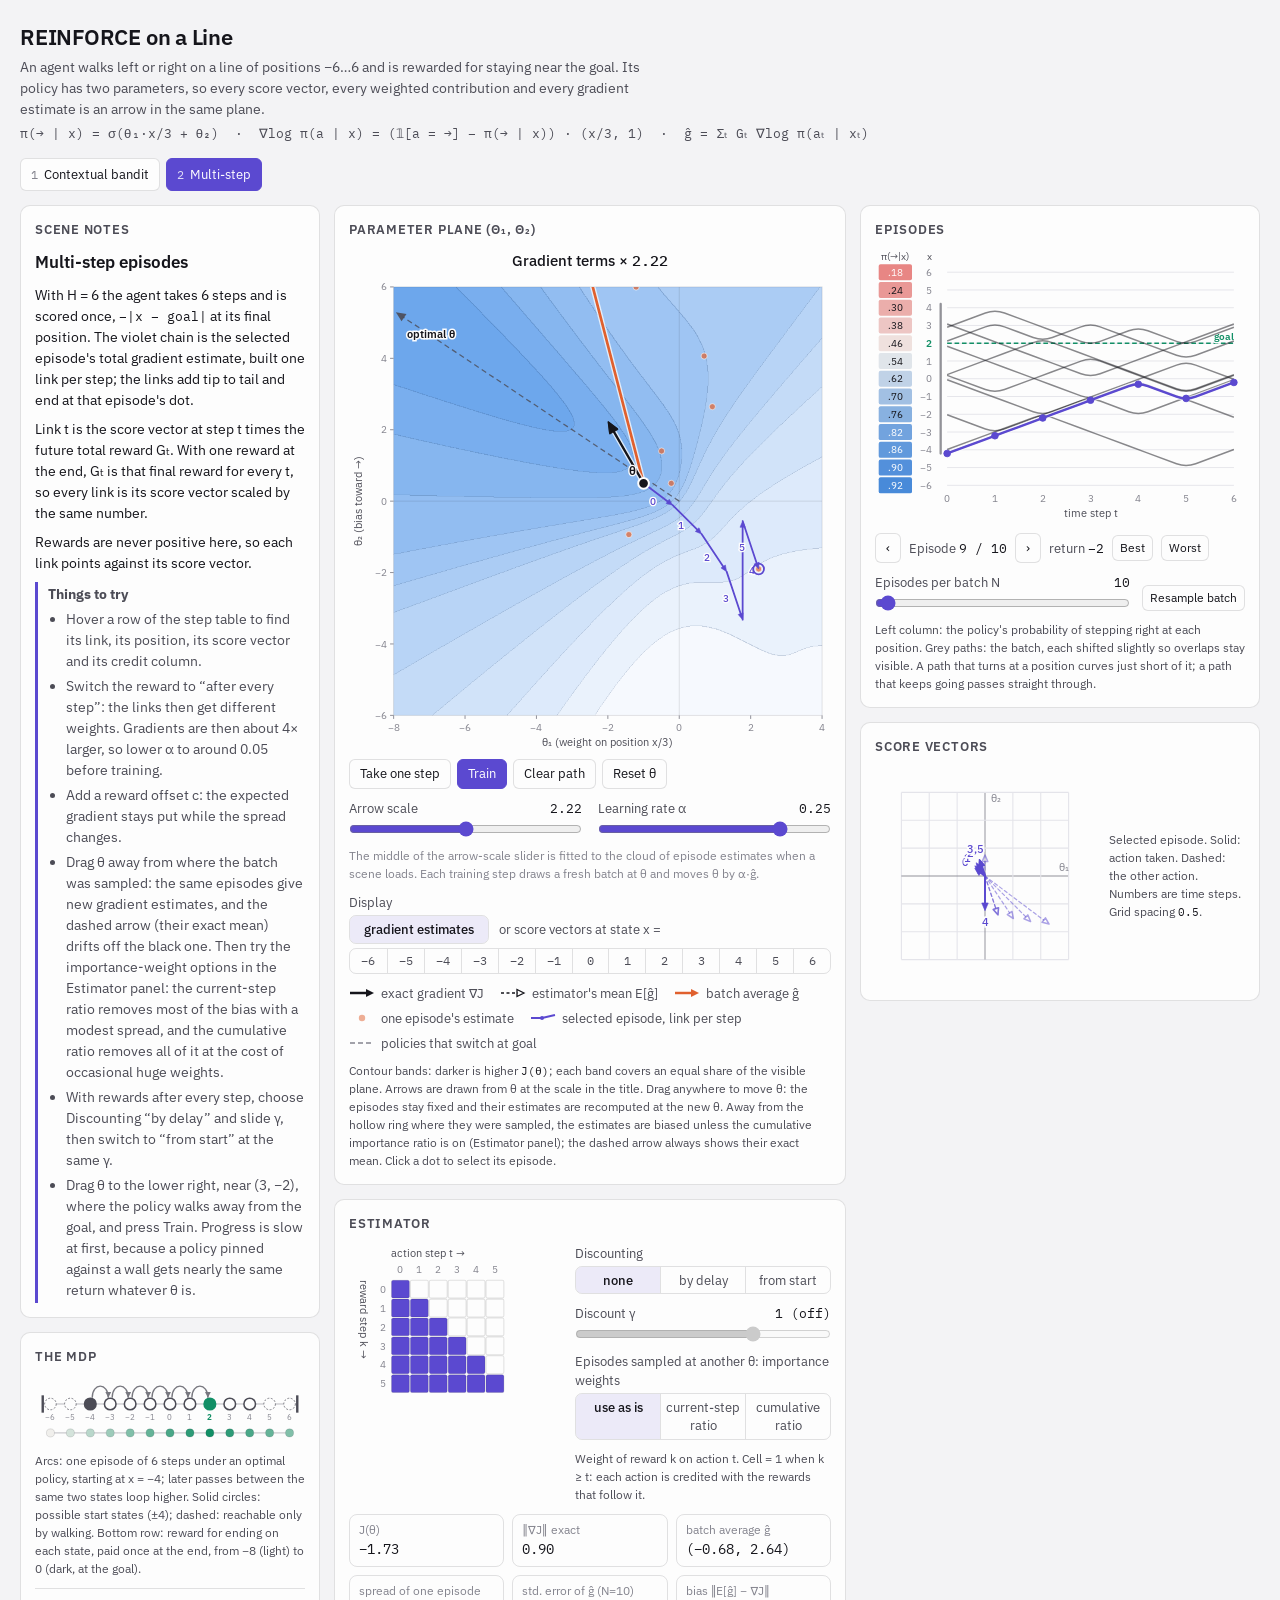
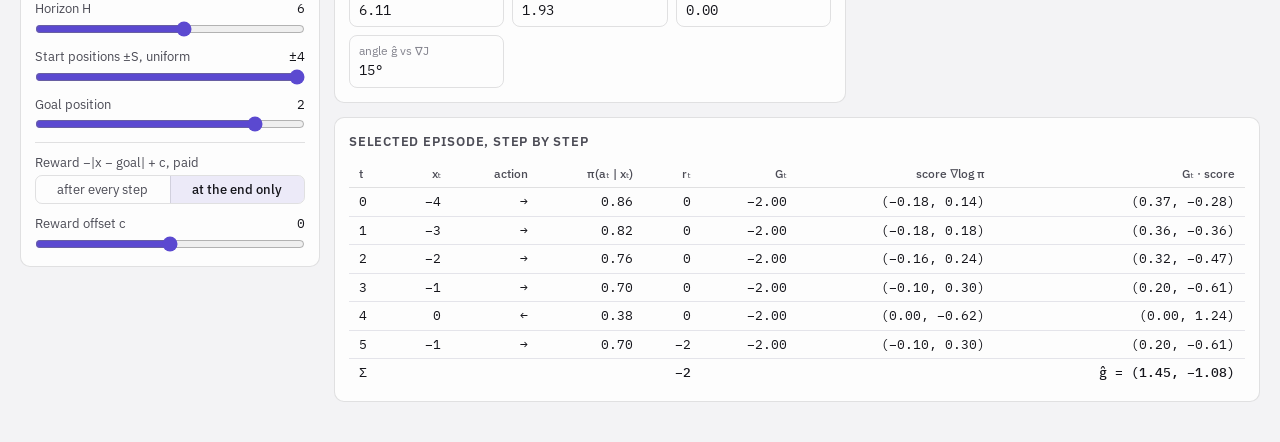
<file: demos/reinforce.html>
<!DOCTYPE html>
<html lang="en">
<head>
<meta charset="utf-8">
<meta name="viewport" content="width=device-width, initial-scale=1">
<title>REINFORCE on a Line</title>
<link rel="preconnect" href="https://fonts.googleapis.com">
<link rel="preconnect" href="https://fonts.gstatic.com" crossorigin>
<link href="https://fonts.googleapis.com/css2?family=IBM+Plex+Mono:wght@400;500&family=IBM+Plex+Sans:wght@400;500;600&display=swap" rel="stylesheet">
<style>
/* Layout: notes + controls | parameter plane | world views; step table spans below. */
:root {
  color-scheme: light;
  --page: #f3f3f5;
  --surface: #fdfdfd;
  --ink: #15151b;
  --ink-2: #4c4c56;
  --muted: #84848e;
  --grid: #e4e4ea;
  --hair: rgba(21,21,27,0.12);
  --accent: #5b49d0;      /* selected episode, chain */
  --accent-wash: rgba(91,73,208,0.10);
  --mean: #e0602e;        /* batch estimates */
  --goal: #128f66;
  --right: #2a78d6;
  --left: #e34948;
  --mid: #f0efec;
  --heat-lo: #f6f9fe;
  --heat-hi: #6da7ec;
  --heat-line: rgba(13,54,107,0.22);
  --font-body: "IBM Plex Sans", system-ui, -apple-system, "Segoe UI", sans-serif;
  --font-mono: "IBM Plex Mono", ui-monospace, "SFMono-Regular", Menlo, monospace;
}
@media (prefers-color-scheme: dark) {
  :root:not([data-theme="light"]) {
    color-scheme: dark;
    --page: #0e0e11; --surface: #18181c; --ink: #ededf1; --ink-2: #c1c1ca; --muted: #8b8b95;
    --grid: #2a2a31; --hair: rgba(255,255,255,0.11); --accent: #9d93ee; --accent-wash: rgba(157,147,238,0.14);
    --mean: #f07a45; --goal: #2bc08b; --right: #3987e5; --left: #e66767; --mid: #383835;
    --heat-lo: #18181c; --heat-hi: #1d5aa6; --heat-line: rgba(205,226,251,0.16);
  }
}
:root[data-theme="dark"] {
  color-scheme: dark;
  --page: #0e0e11; --surface: #18181c; --ink: #ededf1; --ink-2: #c1c1ca; --muted: #8b8b95;
  --grid: #2a2a31; --hair: rgba(255,255,255,0.11); --accent: #9d93ee; --accent-wash: rgba(157,147,238,0.14);
  --mean: #f07a45; --goal: #2bc08b; --right: #3987e5; --left: #e66767; --mid: #383835;
  --heat-lo: #18181c; --heat-hi: #1d5aa6; --heat-line: rgba(205,226,251,0.16);
}
* { box-sizing: border-box; }
html, body { margin: 0; }
body { background: var(--page); color: var(--ink); font-family: var(--font-body); font-size: 14px; line-height: 1.5; }
.wrap { max-width: 1400px; margin: 0 auto; padding: 20px 20px 40px; display: grid; gap: 14px; }
header { display: grid; gap: 4px; }
h1 { font-size: 22px; font-weight: 600; margin: 0; letter-spacing: -0.01em; text-wrap: balance; }
.lede { margin: 0; color: var(--ink-2); max-width: 80ch; }
.formula { font-family: var(--font-mono); font-size: 13px; color: var(--ink-2); }
h2 { font-size: 13px; font-weight: 600; margin: 0; text-transform: uppercase; letter-spacing: 0.06em; color: var(--ink-2); }
h3 { font-size: 17px; font-weight: 600; margin: 0; text-wrap: balance; }

.scenes { display: flex; flex-wrap: wrap; gap: 6px; }
.scenes button { font: inherit; font-size: 13px; padding: 6px 10px; border-radius: 6px; border: 1px solid var(--hair); background: var(--surface); color: var(--ink); cursor: pointer; display: inline-flex; gap: 6px; align-items: baseline; }
.scenes button .n { font-family: var(--font-mono); color: var(--muted); font-size: 12px; }
.scenes button:hover { border-color: var(--accent); }
.scenes button[aria-pressed="true"] { background: var(--accent); border-color: var(--accent); color: #fff; }
.scenes button[aria-pressed="true"] .n { color: rgba(255,255,255,0.8); }
:root[data-theme="dark"] .scenes button[aria-pressed="true"] { color: #111; }
@media (prefers-color-scheme: dark) { :root:not([data-theme="light"]) .scenes button[aria-pressed="true"] { color: #111; } }

.grid { display: grid; gap: 14px; grid-template-columns: 300px minmax(0, 1fr); align-items: start; }
.stack { display: grid; gap: 14px; align-content: start; min-width: 0; }
.main { display: grid; gap: 14px; grid-template-columns: minmax(0, 1fr) 400px; align-items: start; min-width: 0; }
.main .tablecard { grid-column: 1 / -1; }
.card { background: var(--surface); border: 1px solid var(--hair); border-radius: 10px; padding: 14px; display: grid; gap: 10px; min-width: 0; }
@media (max-width: 1260px) {
  .grid { grid-template-columns: minmax(0, 1fr); }
  .stack.side { grid-template-columns: minmax(0, 1fr) minmax(0, 1fr); align-items: start; }
}
@media (max-width: 1000px) { .main { grid-template-columns: minmax(0, 1fr); } }
@media (max-width: 760px) { .stack.side { grid-template-columns: minmax(0, 1fr); } }
.notes .body { color: var(--ink); max-width: 65ch; }
.notes .body p { margin: 0 0 8px; }
.notes .body p:last-child { margin: 0; }
.notes .diff { font-size: 12.5px; color: var(--ink-2); background: var(--accent-wash); border-radius: 6px; padding: 7px 9px; display: flex; flex-wrap: wrap; gap: 6px; align-items: center; }
.notes .diff[hidden] { display: none; }
.notes .ctx { display: grid; gap: 8px; margin: 10px 0; padding: 8px 10px; border-radius: 6px; background: var(--accent-wash); }
.notes .ctx p { margin: 0; }
.notes .tryit ul { margin: 4px 0 0; padding-left: 18px; display: grid; gap: 4px; }
.notes .tryit { border-left: 3px solid var(--accent); padding: 2px 0 2px 10px; color: var(--ink-2); }
i.m, .m { font-family: var(--font-mono); font-style: normal; font-size: 0.95em; }

svg { display: block; width: 100%; height: auto; touch-action: none; }
svg text { font-family: var(--font-body); }
#plane { cursor: crosshair; border-radius: 6px; max-height: calc(100vh - 90px); min-height: 300px; user-select: none; -webkit-user-select: none; -webkit-touch-callout: none; }
#plane image { pointer-events: none; }
.plottitle { user-select: none; -webkit-user-select: none; }
#plane:focus-visible { outline: 2px solid var(--accent); outline-offset: 2px; }
.plottitle { font-size: 15px; font-weight: 500; text-align: center; margin-bottom: -4px; }
.plottitle span { font-family: var(--font-mono); font-variant-numeric: tabular-nums; }
.scorepick { display: grid; gap: 4px; font-size: 12.5px; color: var(--ink-2); }
.pickrow { display: flex; flex-wrap: wrap; align-items: center; gap: 6px 10px; }
.pickrow .seg label { padding: 4px 14px; }
.seg.compact { flex-wrap: wrap; }
.seg.compact label { flex: 1 0 32px; padding: 3px 0; font-family: var(--font-mono); font-size: 12px; }
.legend { display: flex; flex-wrap: wrap; gap: 6px 16px; font-size: 12.5px; color: var(--ink-2); }
.legend span[hidden] { display: none; }
.legend span { display: inline-flex; align-items: center; gap: 6px; }
.legend svg { width: 26px; height: 12px; display: inline-block; }
.stats { display: grid; grid-template-columns: repeat(auto-fit, minmax(118px, 1fr)); gap: 8px; }
.stat { border: 1px solid var(--hair); border-radius: 8px; padding: 6px 9px; display: grid; gap: 1px; }
.stat .k { font-size: 11.5px; color: var(--muted); }
.stat .v { font-family: var(--font-mono); font-size: 13.5px; font-variant-numeric: tabular-nums; white-space: nowrap; }
.stat.flag { border-color: var(--mean); }

.epbar { display: flex; flex-wrap: wrap; align-items: center; gap: 6px 8px; font-size: 12.5px; color: var(--ink-2); }
.epbar .num { font-family: var(--font-mono); color: var(--ink); font-variant-numeric: tabular-nums; }
.btn { font: inherit; font-size: 13px; padding: 4px 10px; border-radius: 6px; border: 1px solid var(--hair); background: var(--surface); color: var(--ink); cursor: pointer; }
.btn.sm { padding: 3px 7px; font-size: 12px; }
.btn:hover { border-color: var(--accent); }
.btn:focus-visible, .scenes button:focus-visible, input:focus-visible { outline: 2px solid var(--accent); outline-offset: 1px; }
.btn.primary { background: var(--accent); border-color: var(--accent); color: #fff; }
:root[data-theme="dark"] .btn.primary { color: #111; }
@media (prefers-color-scheme: dark) { :root:not([data-theme="light"]) .btn.primary { color: #111; } }
.btn:disabled { opacity: 0.45; cursor: default; }
.checks { display: flex; flex-wrap: wrap; gap: 4px 16px; font-size: 12.5px; color: var(--ink-2); }
.checks label { display: inline-flex; gap: 6px; align-items: center; cursor: pointer; }
.checks input { accent-color: var(--accent); margin: 0; }
.estrow { display: grid; grid-template-columns: minmax(150px, 210px) minmax(0, 1fr); gap: 16px; align-items: start; }
.estctl { display: grid; gap: 10px; }
.controls.pair { display: grid; grid-template-columns: 1fr 1fr; gap: 16px; }
.batchrow { display: grid; grid-template-columns: minmax(0, 1fr) auto; gap: 12px; align-items: end; }
.mdp .controls { display: grid; gap: 10px; padding-top: 10px; border-top: 1px solid var(--hair); }
.scorerow { display: grid; grid-template-columns: minmax(0, 220px) minmax(0, 1fr); gap: 14px; align-items: center; }
@media (max-width: 520px) { .estrow, .controls.pair, .scorerow { grid-template-columns: minmax(0, 1fr); } }
.cap { font-size: 12px; color: var(--ink-2); margin: 0; }
.cap .m { color: var(--ink); }

.controls .row { display: grid; gap: 3px; }
.controls label, .controls .lbl { font-size: 12.5px; color: var(--ink-2); display: flex; justify-content: space-between; gap: 8px; }
.controls output { font-family: var(--font-mono); color: var(--ink); font-variant-numeric: tabular-nums; }
.controls input[type=range] { width: 100%; accent-color: var(--accent); margin: 0; }
.controls .group { display: grid; gap: 10px; padding-top: 10px; border-top: 1px solid var(--hair); }
.controls .group:first-of-type { border-top: 0; padding-top: 0; }
.seg { display: flex; border: 1px solid var(--hair); border-radius: 7px; overflow: hidden; }
.seg label { flex: 1; display: block; text-align: center; font-size: 12.5px; padding: 4px 4px; cursor: pointer; color: var(--ink-2); border-left: 1px solid var(--hair); }
.seg label:first-child { border-left: 0; }
.seg input { position: absolute; opacity: 0; pointer-events: none; }
.seg label:has(input:checked) { background: var(--accent-wash); color: var(--ink); font-weight: 500; }
.seg label:has(input:focus-visible) { outline: 2px solid var(--accent); outline-offset: -2px; }
.seg label:has(input:disabled) { opacity: 0.4; cursor: default; }
.btnrow { display: flex; flex-wrap: wrap; gap: 6px; }
.hint { font-size: 12px; color: var(--muted); margin: 0; }

.tablewrap { overflow-x: auto; }
table { border-collapse: collapse; width: 100%; font-size: 13px; }
th, td { padding: 4px 10px; text-align: right; white-space: nowrap; }
th { font-weight: 500; color: var(--ink-2); font-size: 12px; border-bottom: 1px solid var(--hair); }
td { font-family: var(--font-mono); font-variant-numeric: tabular-nums; border-bottom: 1px solid var(--grid); }
th:first-child, td:first-child { text-align: left; }
tbody tr { cursor: default; }
tbody tr.hl { background: var(--accent-wash); }
tfoot td { border-bottom: 0; font-weight: 500; }
.tip { position: fixed; pointer-events: none; background: var(--surface); color: var(--ink); border: 1px solid var(--hair); border-radius: 6px; padding: 5px 8px; font-size: 12px; box-shadow: 0 4px 14px rgba(0,0,0,0.12); display: none; z-index: 10; font-family: var(--font-mono); }
</style>
</head>
<body>
<div class="wrap">
  <header>
    <h1>REINFORCE on a Line</h1>
    <p class="lede">An agent walks left or right on a line of positions −6…6 and is rewarded for staying near the goal. Its policy has two parameters, so every score vector, every weighted contribution and every gradient estimate is an arrow in the same plane.</p>
    <div class="formula">π(→ | x) = σ(θ₁·x/3 + θ₂) &nbsp;·&nbsp; ∇log π(a | x) = (𝟙[a = →] − π(→ | x)) · (x/3, 1) &nbsp;·&nbsp; ĝ = Σₜ Gₜ ∇log π(aₜ | xₜ)</div>
  </header>

  <nav class="scenes" id="scenes" aria-label="Preset scenes"></nav>

  <div class="grid">
    <div class="stack side">
      <section class="card notes">
        <h2>Scene notes</h2>
        <h3 id="noteTitle" aria-live="polite"></h3>
        <div class="body" id="noteBody"></div>
        <div class="diff" id="noteDiff" hidden><span id="noteDiffText"></span> <button class="btn sm" id="restoreScene">Restore scene</button></div>
      </section>
      <section class="card mdp">
        <h2>The MDP</h2>
        <svg id="mdp" viewBox="0 0 280 108" role="img" aria-label="States on a line, an example episode under an optimal policy drawn as arcs, and the reward for each state."></svg>
        <p class="cap" id="mdpCap"></p>
        <div class="controls">
          <div class="group">
            <div class="row"><label for="H">Horizon H <output id="H_o"></output></label><input type="range" id="H" min="1" max="10" step="1"></div>
            <div class="row"><label for="S">Start positions ±S, uniform <output id="S_o"></output></label><input type="range" id="S" min="0" max="4" step="1"></div>
            <div class="row"><label for="g">Goal position <output id="g_o"></output></label><input type="range" id="g" min="-3" max="3" step="1"></div>
          </div>
          <div class="group">
            <div class="row"><span class="lbl">Reward −|x − goal| + c, paid</span>
              <div class="seg" role="radiogroup" aria-label="Reward timing">
                <label><input type="radio" name="rewardMode" value="dense">after every step</label>
                <label><input type="radio" name="rewardMode" value="terminal">at the end only</label>
              </div></div>
            <div class="row"><label for="c">Reward offset c <output id="c_o"></output></label><input type="range" id="c" min="-10" max="10" step="1"></div>
          </div>
        </div>
      </section>
    </div>
    <div class="main">
      <div class="stack">
        <section class="card plane">
          <h2>Parameter plane (θ₁, θ₂)</h2>
          <div class="plottitle" id="plotTitle"></div>
          <svg id="plane" viewBox="0 0 540 528" tabindex="0" role="img" aria-label="Parameter plane with contours of the objective and gradient arrows. Drag to move theta; arrow keys nudge it."></svg>
          <div class="btnrow"><button class="btn" id="stepBtn">Take one step</button><button class="btn primary" id="trainBtn">Train</button><button class="btn" id="clearPath">Clear path</button><button class="btn" id="resetTheta">Reset θ</button></div>
          <div class="controls pair">
            <div class="row"><label for="scale">Arrow scale <output id="scale_o"></output></label><input type="range" id="scale" min="-4" max="4" step="0.25"></div>
            <div class="row"><label for="alpha">Learning rate α <output id="alpha_o"></output></label><input type="range" id="alpha" min="-3" max="0" step="0.05"></div>
          </div>
          <p class="hint">The middle of the arrow-scale slider is fitted to the cloud of episode estimates when a scene loads. Each training step draws a fresh batch at θ and moves θ by α·ĝ.</p>
          <div class="scorepick" role="radiogroup" aria-label="Display">
            <span class="lbl">Display</span>
            <div class="pickrow">
              <div class="seg"><label><input type="radio" name="scoreX" value="off" checked>gradient estimates</label></div>
              <span class="or">or score vectors at state x =</span>
            </div>
            <div class="seg compact" id="scorePick"></div>
          </div>
          <div class="legend">
            <span class="lg-est"><svg viewBox="0 0 26 12"><line x1="1" y1="6" x2="18" y2="6" stroke="var(--ink)" stroke-width="2.5"/><path d="M25 6 L17 2 L17 10Z" fill="var(--ink)"/></svg>exact gradient ∇J</span>
            <span class="lg-est"><svg viewBox="0 0 26 12"><line x1="1" y1="6" x2="18" y2="6" stroke="var(--ink)" stroke-width="1.6" stroke-dasharray="3 2.5"/><path d="M24 6 L17 2.5 L17 9.5Z" fill="none" stroke="var(--ink)" stroke-width="1.3"/></svg>estimator's mean E[ĝ]</span>
            <span class="lg-est"><svg viewBox="0 0 26 12"><line x1="1" y1="6" x2="18" y2="6" stroke="var(--mean)" stroke-width="2.5"/><path d="M25 6 L17 2 L17 10Z" fill="var(--mean)"/></svg>batch average ĝ</span>
            <span class="lg-est"><svg viewBox="0 0 26 12"><circle cx="13" cy="6" r="3.2" fill="var(--mean)" fill-opacity="0.5"/></svg>one episode's estimate</span>
            <span class="lg-est"><svg viewBox="0 0 26 12"><line x1="1" y1="6" x2="12" y2="6" stroke="var(--accent)" stroke-width="2"/><line x1="12" y1="6" x2="25" y2="3" stroke="var(--accent)" stroke-width="2"/><circle cx="12" cy="6" r="2" fill="var(--accent)"/></svg>selected episode, link per step</span>
            <span><svg viewBox="0 0 26 12"><line x1="1" y1="6" x2="25" y2="6" stroke="var(--muted)" stroke-width="1.3" stroke-dasharray="5 3"/></svg>policies that switch at goal</span>
            <span id="legScore" hidden><svg viewBox="0 0 26 12"><line x1="13" y1="6" x2="2" y2="6" stroke="var(--left)" stroke-width="2"/><line x1="13" y1="6" x2="24" y2="6" stroke="var(--right)" stroke-width="2"/></svg>score vectors for → (blue) and ← (red)</span>
          </div>
          <p class="cap">Contour bands: darker is higher <span class="m" id="objName">J(θ)</span>; each band covers an equal share of the visible plane. Arrows are drawn from θ at the scale in the title. Drag anywhere to move θ: the episodes stay fixed and their estimates are recomputed at the new θ. Away from the hollow ring where they were sampled, the estimates are biased unless the cumulative importance ratio is on (Estimator panel); the dashed arrow always shows their exact mean. Click a dot to select its episode.</p>
        </section>

        <section class="card estimator">
          <h2>Estimator</h2>
          <div class="estrow">
            <div class="credit">
              <svg id="credit" viewBox="0 0 200 200" role="img" aria-label="Credit matrix: weight of each reward on each action."></svg>
            </div>
            <div class="controls estctl">
              <div class="row"><span class="lbl">Discounting</span>
                <div class="seg" role="radiogroup" aria-label="Discounting">
                  <label><input type="radio" name="mode" value="undiscounted">none</label>
                  <label><input type="radio" name="mode" value="delay">by delay</label>
                  <label><input type="radio" name="mode" value="absolute">from start</label>
                </div></div>
              <div class="row"><label for="gamma">Discount γ <output id="gamma_o"></output></label><input type="range" id="gamma" min="0" max="0.99" step="0.01"></div>
              <div class="row"><span class="lbl">Episodes sampled at another θ: importance weights</span>
                <div class="seg" role="radiogroup" aria-label="Importance weights">
                  <label><input type="radio" name="is" value="off">use as is</label>
                  <label><input type="radio" name="is" value="step">current-step ratio</label>
                  <label><input type="radio" name="is" value="full">cumulative ratio</label>
                </div></div>
              <p class="cap" id="creditCap"></p>
            </div>
          </div>
          <div class="stats" id="stats"></div>
        </section>
      </div>

      <div class="stack">
        <section class="card world">
          <h2>Episodes</h2>
          <svg id="traj" viewBox="0 0 400 296" role="img" aria-label="Positions over time for every episode in the batch, with the selected episode highlighted."></svg>
          <div class="epbar">
            <button class="btn" id="epPrev" aria-label="Previous episode">‹</button>
            <span>Episode <span class="num" id="epNum"></span></span>
            <button class="btn" id="epNext" aria-label="Next episode">›</button>
            <span>return <span class="num" id="epRet"></span></span>
            <button class="btn sm" id="epBest">Best</button>
            <button class="btn sm" id="epWorst">Worst</button>
          </div>
          <div class="controls batchrow">
            <div class="row"><label for="N">Episodes per batch N <output id="N_o"></output></label><input type="range" id="N" min="1" max="400" step="1"></div>
            <button class="btn sm" id="resample">Resample batch</button>
          </div>
          <p class="cap">Left column: the policy's probability of stepping right at each position. Grey paths: the batch, each shifted slightly so overlaps stay visible. A path that turns at a position curves just short of it; a path that keeps going passes straight through.</p>
        </section>

        <section class="card small">
          <h2>Score vectors</h2>
          <div class="scorerow">
            <svg id="score" viewBox="0 0 200 200" role="img" aria-label="Score vectors of the selected episode."></svg>
            <p class="cap">Selected episode. Solid: action taken. Dashed: the other action. Numbers are time steps. Grid spacing <span class="m" id="scoreGrid">0.5</span>.</p>
          </div>
        </section>
      </div>

      <section class="card tablecard">
        <h2>Selected episode, step by step</h2>
        <div class="tablewrap"><table id="table"></table></div>
      </section>
    </div>
  </div>
</div>
<div class="tip" id="tip"></div>

<script>
// REINFORCE on a discrete line: environment, policy, exact objective/gradient, estimator.
const RL = (() => {
  const W = 6;          // walls at -W..W
  const L = 3;          // feature scale: phi(x) = (x/L, 1)

  const sig = z => 1 / (1 + Math.exp(-z));
  const clamp = (v, lo, hi) => Math.max(lo, Math.min(hi, v));
  const phi = x => [x / L, 1];
  const pRight = (th, x) => sig(th[0] * x / L + th[1]);
  const move = (x, a) => clamp(x + (a ? 1 : -1), -W, W);

  // reward for the transition at time t landing in x1
  function reward(cfg, t, x1) {
    const base = -Math.abs(x1 - cfg.g);
    if (cfg.rewardMode === 'terminal') return t === cfg.H - 1 ? base + cfg.c : 0;
    return base + cfg.c;
  }

  // score of action a (1 = right) in state x
  function score(th, x, a) {
    const p = pRight(th, x), f = phi(x), k = (a ? 1 : 0) - p;
    return [k * f[0], k * f[1]];
  }

  function starts(cfg) { const s = []; for (let x = -cfg.S; x <= cfg.S; x++) s.push(x); return s; }

  // gamma used inside the objective (contours, true gradient)
  const objGamma = cfg => cfg.mode === 'absolute' ? cfg.gamma : 1;
  // credit weight of reward k on action t
  function weight(cfg, t, k) {
    const g = cfg.mode === 'undiscounted' ? 1 : cfg.gamma;
    if (cfg.mode === 'delay') return k >= t ? Math.pow(g, k - t) : 0;
    const full = cfg.returns === 'full';
    if (!full && k < t) return 0;
    return cfg.mode === 'absolute' ? Math.pow(g, k) : 1;
  }

  // Backward DP: V[t][x+W] under discount gam
  function values(th, cfg, gam) {
    const H = cfg.H, n = 2 * W + 1;
    const V = Array.from({ length: H + 1 }, () => new Float64Array(n));
    for (let t = H - 1; t >= 0; t--) {
      for (let x = -W; x <= W; x++) {
        const p = pRight(th, x);
        const xr = move(x, 1), xl = move(x, 0);
        const qr = reward(cfg, t, xr) + gam * V[t + 1][xr + W];
        const ql = reward(cfg, t, xl) + gam * V[t + 1][xl + W];
        V[t][x + W] = p * qr + (1 - p) * ql;
      }
    }
    return V;
  }

  function J(th, cfg) {
    const V = values(th, cfg, objGamma(cfg));
    const s = starts(cfg);
    let tot = 0; for (const x of s) tot += V[0][x + W];
    return tot / s.length;
  }

  // sum_t outer^t sum_x d_t(x) sum_a pi score Q^inner_t(x,a)
  // thB: behaviour policy for states and future returns; stepIS: actions at each visited state reweighted to th
  function pgSum(th, cfg, outer, inner, thB = th, stepIS = false) {
    const H = cfg.H, n = 2 * W + 1;
    const V = values(thB, cfg, inner);
    let d = new Float64Array(n);
    const s = starts(cfg);
    for (const x of s) d[x + W] += 1 / s.length;
    const grad = [0, 0];
    for (let t = 0; t < H; t++) {
      const nd = new Float64Array(n);
      const wt = Math.pow(outer, t);
      for (let x = -W; x <= W; x++) {
        const dx = d[x + W]; if (dx === 0) continue;
        const p = pRight(th, x), pb = pRight(thB, x), f = phi(x);
        const xr = move(x, 1), xl = move(x, 0);
        const qr = reward(cfg, t, xr) + inner * V[t + 1][xr + W];
        const ql = reward(cfg, t, xl) + inner * V[t + 1][xl + W];
        // sum_a pi_mix(a) (1[a]-p) Q; equals p(1-p)(qr-ql) when the mix is the policy at th
        const pa = stepIS ? p : pb;
        const k = wt * dx * (pa * (1 - p) * qr - (1 - pa) * p * ql);
        grad[0] += k * f[0]; grad[1] += k * f[1];
        nd[xr + W] += dx * pb; nd[xl + W] += dx * (1 - pb);
      }
      d = nd;
    }
    return grad;
  }

  // true gradient of the objective whose contours are shown
  function trueGrad(th, cfg) { const g = objGamma(cfg); return pgSum(th, cfg, g, g); }
  // expected value of the estimator
  // thB: where the episodes were sampled; without importance weights the estimator's mean depends on it
  // cfg.is: 'off' | 'step' (current-step ratio) | 'full' (cumulative ratio, unbiased)
  function expectedEst(th, cfg, thB = th) {
    if (cfg.is === 'full') thB = th;
    const step = cfg.is === 'step';
    if (cfg.mode === 'undiscounted') return pgSum(th, cfg, 1, 1, thB, step);
    if (cfg.mode === 'absolute') return pgSum(th, cfg, cfg.gamma, cfg.gamma, thB, step);
    return pgSum(th, cfg, 1, cfg.gamma, thB, step);
  }

  // Common random numbers so dragging theta morphs the batch smoothly
  function mulberry32(a) {
    return function () {
      a |= 0; a = a + 0x6D2B79F5 | 0;
      let t = Math.imul(a ^ a >>> 15, 1 | a);
      t = t + Math.imul(t ^ t >>> 7, 61 | t) ^ t;
      return ((t ^ t >>> 14) >>> 0) / 4294967296;
    };
  }
  const MAXN = 500, MAXH = 12;
  function noise(seed) {
    const r = mulberry32(seed * 2654435761 >>> 0);
    const u0 = new Float64Array(MAXN), u = new Float64Array(MAXN * MAXH);
    for (let i = 0; i < MAXN; i++) { u0[i] = r(); for (let t = 0; t < MAXH; t++) u[i * MAXH + t] = r(); }
    return { u0, u };
  }

  // draw one episode's states and actions at theta
  function sampleRaw(th, cfg, nz, i) {
    const s = starts(cfg), H = cfg.H;
    const x0 = s[Math.min(s.length - 1, Math.floor(nz.u0[i] * s.length))];
    const xs = [x0], as = [];
    let x = x0;
    for (let t = 0; t < H; t++) {
      const a = nz.u[i * MAXH + t] < pRight(th, x) ? 1 : 0;
      x = move(x, a); as.push(a); xs.push(x);
    }
    return { xs, as };
  }
  // evaluate the REINFORCE estimator for a fixed episode at (possibly different) theta
  // importance weights for episodes drawn at thS:
  //   'full': reward k is multiplied by rho_k = prod_{j<=k} q_j  (unbiased)
  //   'step': the term for step t is multiplied by q_t only       (biased, low variance)
  // where q_j = pi_th(a_j|x_j) / pi_thS(a_j|x_j)
  function evalEpisode(raw, th, cfg, thS) {
    const { xs, as } = raw, H = as.length, isMode = thS ? cfg.is : 'off';
    const ps = [], rs = [], sc = [], q = [], rho = [];
    let cum = 1;
    for (let t = 0; t < H; t++) {
      const p = pRight(th, xs[t]);
      ps.push(as[t] ? p : 1 - p); sc.push(score(th, xs[t], as[t])); rs.push(reward(cfg, t, xs[t + 1]));
      const pb = thS ? pRight(thS, xs[t]) : p;
      const qt = isMode === 'off' ? 1 : (as[t] ? p / pb : (1 - p) / (1 - pb));
      cum *= qt; q.push(qt); rho.push(cum);
    }
    const rw = isMode === 'full' ? rho : rs.map(() => 1);      // per-reward factor
    const tw = isMode === 'step' ? q : rs.map(() => 1);         // per-term factor
    const ratio = isMode === 'step' ? q : rho;                  // shown in the table
    const G = [], contrib = [], est = [0, 0];
    for (let t = 0; t < H; t++) {
      let g = 0; for (let k = 0; k < H; k++) g += weight(cfg, t, k) * rs[k] * rw[k];
      g *= tw[t];
      G.push(g);
      const c = [g * sc[t][0], g * sc[t][1]];
      contrib.push(c); est[0] += c[0]; est[1] += c[1];
    }
    let ret = 0; for (const r of rs) ret += r;
    // d(est)/dc: adding c to every emitted reward moves the estimate along u
    const u = [0, 0];
    for (let t = 0; t < H; t++) {
      let w = 0;
      if (cfg.rewardMode === 'terminal') w = weight(cfg, t, H - 1) * rw[H - 1];
      else for (let k = 0; k < H; k++) w += weight(cfg, t, k) * rw[k];
      w *= tw[t];
      u[0] += w * sc[t][0]; u[1] += w * sc[t][1];
    }
    return { xs, as, ps, rs, sc, rho: ratio, G, contrib, est, ret, u };
  }
  const episode = (th, cfg, nz, i) => evalEpisode(sampleRaw(th, cfg, nz, i), th, cfg);

  function summarize(eps) {
    const n = eps.length, m = [0, 0];
    for (const e of eps) { m[0] += e.est[0] / n; m[1] += e.est[1] / n; }
    let v = 0;
    for (const e of eps) v += ((e.est[0] - m[0]) ** 2 + (e.est[1] - m[1]) ** 2);
    return { eps, mean: m, sd: n > 1 ? Math.sqrt(v / (n - 1)) : 0 };
  }
  function batch(th, cfg, nz) {
    const eps = [];
    for (let i = 0; i < cfg.N; i++) eps.push(episode(th, cfg, nz, i));
    return summarize(eps);
  }
  const evalBatch = (raws, th, cfg, thS) => summarize(raws.map(r => evalEpisode(r, th, cfg, thS)));

  return { W, L, sig, phi, pRight, move, reward, score, weight, objGamma, J, trueGrad, expectedEst, noise, episode, batch, sampleRaw, evalEpisode, evalBatch, MAXN, MAXH };
})();
if (typeof module !== 'undefined') module.exports = RL;

</script>
<script>
(() => {
const $ = id => document.getElementById(id);
const R = RL;
const PL = { x0: -8, x1: 4, y0: -6, y1: 6, l: 50, t: 10, w: 480, h: 480 };
const X = v => PL.l + (v - PL.x0) / (PL.x1 - PL.x0) * PL.w;
const Y = v => PL.t + (PL.y1 - v) / (PL.y1 - PL.y0) * PL.h;
const IX = px => PL.x0 + (px - PL.l) / PL.w * (PL.x1 - PL.x0);
const IY = py => PL.y1 - (py - PL.t) / PL.h * (PL.y1 - PL.y0);
const clamp = (v, a, b) => Math.max(a, Math.min(b, v));
const norm = v => Math.hypot(v[0], v[1]);
const fmt = (v, d = 2) => { if (Math.abs(v) < 0.5 * Math.pow(10, -d)) v = 0; return v.toFixed(d).replace('-', '−'); };
const fv = (v, d = 2) => `(${fmt(v[0], d)}, ${fmt(v[1], d)})`;
const SUB = ['₀','₁','₂','₃','₄','₅','₆','₇','₈','₉'];
const sub = n => String(n).split('').map(c => SUB[+c]).join('');

const DEF = { H: 6, N: 10, S: 4, g: 2, rewardMode: 'terminal', c: 0, mode: 'undiscounted', gamma: 0.7, returns: 'togo', is: 'off' };
const DEF_ALPHA = 0.25;
const m = s => `<span class="m">${s}</span>`;
const offTxt = c => c.c === 0 ? '' : ` ${c.c > 0 ? '+' : '−'} ${Math.abs(c.c)}`;
const rw = c => c.rewardMode === 'dense'
  ? `earns ${m('−|x − goal|' + offTxt(c))} after every step`
  : `is scored once, ${m('−|x − goal|' + offTxt(c))} at its final position`;

// paragraphs that appear whenever their setting is active, in either scene
function contextNotes(c) {
  const out = [];
  if (c.H === 1 && c.S === 0) out.push(`<p><b>One start state.</b> Every episode starts at x = 0, where ${m('φ(0) = (0, 1)')}. Every score vector is a multiple of that one feature vector, so every estimate lands on the vertical line through θ. In general an estimate can only point in directions spanned by the features of the states the episode visited.</p>`);
  if (c.c !== 0) out.push(`<p><b>Reward offset.</b> Adding ${m('c = ' + (c.c > 0 ? '+' : '') + fmt(c.c, 0))} to ${c.rewardMode === 'dense' ? 'every reward' : 'the final reward'} adds ${m(c.rewardMode === 'dense' ? 'c·(H − t)' : 'c')} to each future total reward Gₜ, and that term times the score vector has mean zero, so the dashed and black arrows don't move. The spread does change: at this θ the tightest cloud comes at ${m('c ≈ ' + fmt(bestOffset(), 1))}. Choosing c well is the simplest kind of baseline.</p>`);
  if (c.mode === 'delay') out.push(`<p><b>Discounting by delay.</b> Each reward credits earlier actions with weight ${m('γ^(k−t)')}, fading with the delay between action and reward; this is what most implementations do.${c.rewardMode === 'terminal' ? ' With the reward at the end only, it simply shrinks the weight of early steps by ' + m('γ^(H−1−t)') + '.' : ''} The contours still show the undiscounted objective, so the dashed arrow (the estimator's exact mean) moves off the black one: the estimator is biased for J, and in return the cloud is tighter. Slide γ to trade the bias and spread readouts against each other.</p>`);
  if (c.is === 'full') out.push(`<p><b>Importance weights, cumulative ratio.</b> Episodes drawn at the hollow ring are reweighted for the policy at θ: reward k is multiplied by ${m('ρₖ = Πⱼ≤ₖ qⱼ')}, where ${m('qⱼ = π_θ(aⱼ|xⱼ) / π_ring(aⱼ|xⱼ)')}, the change in probability of the actions up to k. That makes the estimate unbiased at any θ, so the dashed arrow returns to the black one. The products can become very large, especially when θ is less decisive than the ring's policy, and then the spread grows; watch the ρₜ column in the step table.</p>`);
  if (c.is === 'step') out.push(`<p><b>Importance weights, current-step ratio.</b> Each step's term is multiplied by only its own ${m('qₜ = π_θ(aₜ|xₜ) / π_ring(aₜ|xₜ)')}, as in PPO's surrogate objective. That corrects which action was chosen at each visited state, but not which states get visited or what happens afterwards: the future rewards still come from the ring's policy. So the dashed arrow moves close to the black one without reaching it. The single ratios stay moderate, so the spread usually stays well below the cumulative ratio's.</p>`);
  if (c.mode === 'absolute') out.push(`<p><b>Discounting from the start.</b> The objective itself is now discounted, ${m('J_γ = E[Σₖ γᵏ rₖ]')}, and the contours change to match. The policy gradient theorem's ${m('γᵗ')} factor makes each reward count with weight ${m('γᵏ')}, set by when it arrives rather than by the delay, so the estimator is unbiased again for this objective. ${c.rewardMode === 'dense' ? 'Late rewards barely count: the late links of the chain shrink and the lower rows of the credit matrix fade.' : 'With the reward at the end only, as now, this just multiplies J by ' + m('γ^(H−1)') + ': the contours keep their shape and every arrow shrinks by the same factor. Switch to rewards after every step to see the difference.'}</p>`);
  return out.length ? `<div class="ctx">${out.join('')}</div>` : '';
}
const tries = items => `<div class="tryit"><b>Things to try</b><ul>${items.map(t => `<li>${t}</li>`).join('')}</ul></div>`;

const SCENES = [
  { name: 'Contextual bandit', cfg: { H: 1, N: 20 }, th: [-1, 0.5],
    title: 'Contextual bandit: one step per episode',
    html: c => `<p>With H = 1 each episode is a single decision. The start position is the context, and an episode's gradient estimate is its reward times one score vector.</p>
<p>Each score vector is ${m('(𝟙[→] − p)·φ(x)')} with ${m('φ(x) = (x/3, 1)')}, so it points along φ(x): its direction tells you where the agent stood, its sign which way it moved, and its length how unlikely that move was. In the Score vectors panel the dashed arrow is the move not taken. The two point in opposite directions with lengths in the ratio ${m('(1−p) : p')}, so they average to zero in every state, which is why REINFORCE is unbiased.</p>
<p>In the plane, each orange dot is one episode's estimate and the orange arrow is their average over the batch of ${c.N}. The black arrow is the exact gradient ∇J, and the dashed arrow, the estimator's exact mean, sits on it.</p>
${contextNotes(c)}
${tries([
  'Step through episodes with ‹ ›: starts far from the goal give long, steep score vectors; starts near x = 0 give nearly vertical ones.',
  'Under Display, pick a state to see its two score vectors at θ, then drag θ and watch their lengths change.',
  'Press Resample batch a few times, then change N: the orange arrow wanders around the black one, with an error that shrinks like 1/√N.',
  'Set the start range to 0: every estimate falls on one line.',
  'Add a reward offset c and watch the spread readout.',
  'Drag θ away from where the batch was sampled: the same episodes give new gradient estimates, and the dashed arrow (their exact mean) drifts off the black one. Then try the importance-weight options in the Estimator panel. With one step per episode, the current-step and cumulative ratios are the same, and both remove the bias.',
])}` },
  { name: 'Multi-step', cfg: { H: 6 }, th: [-1, 0.5],
    title: 'Multi-step episodes',
    html: c => `<p>With H = ${c.H} the agent takes ${c.H} steps and ${rw(c)}. The violet chain is the selected episode's total gradient estimate, built one link per step; the links add tip to tail and end at that episode's dot.</p>
${c.rewardMode === 'dense'
  ? `<p>Link t is the score vector at step t times the future total reward ${m('Gₜ = rₜ + … + r' + sub(c.H - 1))}. Later steps have less reward ahead of them, so their links tend to be shorter.</p>`
  : `<p>Link t is the score vector at step t times the future total reward Gₜ. With one reward at the end, Gₜ is that final reward for every t, so every link is its score vector scaled by the same number.</p>`}
${c.c <= 0 ? '<p>Rewards are never positive here, so each link points against its score vector.</p>' : ''}
${contextNotes(c)}
${tries([
  'Hover a row of the step table to find its link, its position, its score vector and its credit column.',
  c.rewardMode === 'dense' ? 'Switch the reward to “at the end only”: every link then gets the same weight. While rewards come after every step, as now, gradients are about 4× larger, so lower α to around 0.05 before training.' : 'Switch the reward to “after every step”: the links then get different weights. Gradients are then about 4× larger, so lower α to around 0.05 before training.',
  'Add a reward offset c: the expected gradient stays put while the spread changes.',
  'Drag θ away from where the batch was sampled: the same episodes give new gradient estimates, and the dashed arrow (their exact mean) drifts off the black one. Then try the importance-weight options in the Estimator panel: the current-step ratio removes most of the bias with a modest spread, and the cumulative ratio removes all of it at the cost of occasional huge weights.',
  'With rewards after every step, choose Discounting “by delay” and slide γ, then switch to “from start” at the same γ.',
  'Drag θ to the lower right, near (3, −2), where the policy walks away from the goal, and press Train. Progress is slow at first, because a policy pinned against a wall gets nearly the same return whatever θ is.',
])}` },
];
SCENES.forEach((s, i) => { s.id = 'scene-' + (i + 1); });

// variance-minimising reward offset at the current theta, from a large fixed sample
const BIGNZ = R.noise(9999);
function bestOffset() {
  const n = R.MAXN, b = R.batch(st.th, { ...st.cfg, N: n }, BIGNZ), mu = b.mean, ub = [0, 0];
  b.eps.forEach(e => { ub[0] += e.u[0] / n; ub[1] += e.u[1] / n; });
  let num = 0, den = 0;
  b.eps.forEach(e => { const d0 = e.u[0] - ub[0], d1 = e.u[1] - ub[1]; num += (e.est[0] - mu[0]) * d0 + (e.est[1] - mu[1]) * d1; den += d0 * d0 + d1 * d1; });
  return den > 0 ? st.cfg.c - num / den : st.cfg.c;
}

// which settings differ from the scene's starting point
const LABELS = {
  H: ['horizon', v => v], N: ['batch', v => v], S: ['starts', v => v === 0 ? 'x₀ = 0' : '±' + v], g: ['goal', v => fmt(v, 0)],
  rewardMode: ['reward', v => v === 'dense' ? 'after every step' : 'at the end only'], c: ['offset', v => (v > 0 ? '+' : '') + fmt(v, 0)],
  mode: ['discounting', v => ({ undiscounted: 'none', delay: 'by delay', absolute: 'from start' })[v]],
  gamma: ['γ', v => v.toFixed(2)], is: ['importance weights', v => ({ off: 'off', step: 'current-step ratio', full: 'cumulative ratio' })[v]],
};
function renderNotes() {
  const s = SCENES[st.scene], ref = { ...DEF, ...s.cfg }, c = st.cfg, diffs = [];
  for (const k of Object.keys(LABELS)) {
    if (k === 'gamma' && c.mode === 'undiscounted' && ref.mode === 'undiscounted') continue;
    if (c[k] !== ref[k]) diffs.push(`${LABELS[k][0]} ${LABELS[k][1](ref[k])} → ${LABELS[k][1](c[k])}`);
  }
  $('noteBody').innerHTML = s.html(c);
  $('noteDiff').hidden = diffs.length === 0;
  $('noteDiffText').textContent = diffs.length ? `Changed from this scene: ${diffs.join(', ')}.` : '';
}

const st = {
  th: [-1, 0.5], th0: [-1, 0.5], thSample: [-1, 0.5], cfg: { ...DEF }, seed: 1, hover: -1,
  scoreX: null, roundTurns: true, jitter: true, kFit: 1, scaleExp: 0, fit: 'cloud', alphaExp: Math.log10(DEF_ALPHA), path: [], training: false, scene: 0
};
let nz = R.noise(st.seed), B = null, TG = [0, 0], EG = [0, 0], Jv = 0;

// episodes are drawn at thSample and stay fixed while theta moves; only their estimates are re-evaluated
let raws = [];
function resample(thAt = st.th) {
  st.thSample = thAt.slice();
  raws = [];
  for (let i = 0; i < st.cfg.N; i++) raws.push(R.sampleRaw(st.thSample, st.cfg, nz, i));
}
function fitN() { // grow or shrink the batch, keeping existing episodes
  if (raws.length > st.cfg.N) raws.length = st.cfg.N;
  for (let i = raws.length; i < st.cfg.N; i++) raws.push(R.sampleRaw(st.thSample, st.cfg, nz, i));
}
function compute() {
  B = R.evalBatch(raws, st.th, st.cfg, st.thSample);
  TG = R.trueGrad(st.th, st.cfg);
  EG = R.expectedEst(st.th, st.cfg, st.thSample);
  Jv = R.J(st.th, st.cfg);
  st.sel = clamp(st.sel, 0, st.cfg.N - 1);
}
function refit() {
  let k;
  {
    const ns = B.eps.map(e => norm(e.est)).sort((a, b) => a - b);
    const q = ns[Math.floor(0.8 * (ns.length - 1))];
    k = q > 1e-9 ? 5.5 / q : 1;
  }
  st.kFit = k;
}
const kEff = () => st.kFit * Math.pow(2, st.scaleExp);
const kText = () => Number(kEff().toPrecision(3)).toString();
const SCORE_SCALE = 2;

// ---------- colours ----------
function cssVar(n) { return getComputedStyle(document.documentElement).getPropertyValue(n).trim(); }
function parseColor(s) {
  s = s.trim();
  if (s[0] === '#') { const h = s.slice(1); return [parseInt(h.slice(0, 2), 16), parseInt(h.slice(2, 4), 16), parseInt(h.slice(4, 6), 16), 1]; }
  const m = s.match(/[\d.]+/g).map(Number); return [m[0], m[1], m[2], m.length > 3 ? m[3] : 1];
}
const lerp = (a, b, t) => a + (b - a) * t;
const mix = (c1, c2, t) => [lerp(c1[0], c2[0], t), lerp(c1[1], c2[1], t), lerp(c1[2], c2[2], t)];
const rgb = c => `rgb(${c.map(v => Math.round(v)).slice(0, 3).join(',')})`;

// ---------- heat map ----------
let heat = { key: '', url: '' };
function heatKey() {
  const c = st.cfg;
  return [c.H, c.S, c.g, c.rewardMode, c.c, c.mode === 'absolute' ? 'a' + c.gamma : 'u', document.documentElement.dataset.theme || '', matchMedia('(prefers-color-scheme: dark)').matches].join('|');
}
function computeHeat() {
  const key = heatKey(); if (key === heat.key) return;
  heat.key = key;
  const G = 121, vals = new Float64Array(G * G);
  for (let j = 0; j < G; j++) for (let i = 0; i < G; i++) {
    const a = lerp(PL.x0, PL.x1, i / (G - 1)), b = lerp(PL.y1, PL.y0, j / (G - 1));
    vals[j * G + i] = R.J([a, b], st.cfg);
  }
  const sorted = Float64Array.from(vals).sort();
  const NB = 12, cuts = [];
  for (let i = 1; i < NB; i++) cuts.push(sorted[Math.floor(i / NB * sorted.length)]);
  const lo = parseColor(cssVar('--heat-lo')), hi = parseColor(cssVar('--heat-hi')), ln = parseColor(cssVar('--heat-line'));
  const cols = []; for (let b = 0; b < NB; b++) cols.push(mix(lo, hi, b / (NB - 1)));
  const S = 720, cv = document.createElement('canvas'); cv.width = cv.height = S;
  const ctx = cv.getContext('2d'), img = ctx.createImageData(S, S), band = new Uint8Array(S * S);
  for (let py = 0; py < S; py++) {
    const gy = py / (S - 1) * (G - 1), j0 = Math.min(G - 2, Math.floor(gy)), fy = gy - j0;
    for (let px = 0; px < S; px++) {
      const gx = px / (S - 1) * (G - 1), i0 = Math.min(G - 2, Math.floor(gx)), fx = gx - i0;
      const v = (vals[j0 * G + i0] * (1 - fx) + vals[j0 * G + i0 + 1] * fx) * (1 - fy) + (vals[(j0 + 1) * G + i0] * (1 - fx) + vals[(j0 + 1) * G + i0 + 1] * fx) * fy;
      let b = 0; while (b < cuts.length && v > cuts[b]) b++;
      band[py * S + px] = b;
    }
  }
  for (let py = 0; py < S; py++) for (let px = 0; px < S; px++) {
    const b = band[py * S + px];
    let c = cols[b];
    const edge = (px > 0 && band[py * S + px - 1] !== b) || (py > 0 && band[(py - 1) * S + px] !== b);
    if (edge) c = mix(c, ln, ln[3]);
    const o = (py * S + px) * 4; img.data[o] = c[0]; img.data[o + 1] = c[1]; img.data[o + 2] = c[2]; img.data[o + 3] = 255;
  }
  ctx.putImageData(img, 0, 0);
  heat.url = cv.toDataURL('image/png');
}

// ---------- svg helpers ----------
function arrow(x1, y1, x2, y2, o) {
  const dx = x2 - x1, dy = y2 - y1, L = Math.hypot(dx, dy);
  if (L < 0.8) return '';
  const hl = Math.min(o.head || 11, L * 0.6), hw = hl * 0.42, ux = dx / L, uy = dy / L;
  const bx = x2 - ux * hl, by = y2 - uy * hl, px = -uy * hw, py = ux * hw;
  let s = '';
  if (o.halo) s += `<line x1="${x1}" y1="${y1}" x2="${bx}" y2="${by}" stroke="var(--surface)" stroke-opacity="0.75" stroke-width="${(o.w || 2) + 3}" stroke-linecap="round"/>`;
  s += `<line x1="${x1}" y1="${y1}" x2="${o.open ? bx : bx + ux}" y2="${o.open ? by : by + uy}" stroke="${o.color}" stroke-width="${o.w || 2}" stroke-linecap="round"${o.dash ? ` stroke-dasharray="${o.dash}"` : ''}${o.op ? ` opacity="${o.op}"` : ''}/>`;
  s += `<path d="M${x2},${y2} L${bx + px},${by + py} L${bx - px},${by - py}Z" fill="${o.open ? 'var(--surface)' : o.color}" fill-opacity="${o.open ? 0.6 : 1}" stroke="${o.color}" stroke-width="${o.open ? 1.4 : 0.6}" stroke-linejoin="round"${o.op ? ` opacity="${o.op}"` : ''}/>`;
  return s;
}

// ---------- parameter plane ----------
function renderPlane() {
  computeHeat();
  const k = kEff(), th = st.th, c = st.cfg;
  const ox = X(th[0]), oy = Y(th[1]);
  const to = v => [X(th[0] + k * v[0]), Y(th[1] + k * v[1])];
  let s = `<defs><clipPath id="clipP"><rect x="${PL.l}" y="${PL.t}" width="${PL.w}" height="${PL.h}"/></clipPath></defs>`;
  s += `<image href="${heat.url}" x="${PL.l}" y="${PL.t}" width="${PL.w}" height="${PL.h}" preserveAspectRatio="none"/>`;
  s += `<rect x="${PL.l}" y="${PL.t}" width="${PL.w}" height="${PL.h}" fill="none" stroke="var(--hair)"/>`;
  for (let v = PL.x0; v <= PL.x1; v += 2) {
    s += `<line x1="${X(v)}" y1="${PL.t + PL.h}" x2="${X(v)}" y2="${PL.t + PL.h + 4}" stroke="var(--muted)"/>`;
    s += `<text x="${X(v)}" y="${PL.t + PL.h + 17}" text-anchor="middle" font-size="11" fill="var(--muted)">${fmt(v, 0)}</text>`;
  }
  for (let v = PL.y0; v <= PL.y1; v += 2) {
    s += `<line x1="${PL.l - 4}" y1="${Y(v)}" x2="${PL.l}" y2="${Y(v)}" stroke="var(--muted)"/>`;
    s += `<text x="${PL.l - 7}" y="${Y(v) + 4}" text-anchor="end" font-size="11" fill="var(--muted)">${fmt(v, 0)}</text>`;
  }
  s += `<text x="${PL.l + PL.w / 2}" y="${PL.t + PL.h + 34}" text-anchor="middle" font-size="12" fill="var(--ink-2)">θ₁  (weight on position x/3)</text>`;
  s += `<text transform="translate(14 ${PL.t + PL.h / 2}) rotate(-90)" text-anchor="middle" font-size="12" fill="var(--ink-2)">θ₂  (bias toward →)</text>`;
  s += `<g clip-path="url(#clipP)">`;
  s += `<line x1="${X(0)}" y1="${PL.t}" x2="${X(0)}" y2="${PL.t + PL.h}" stroke="var(--ink)" stroke-opacity="0.12"/>`;
  s += `<line x1="${PL.l}" y1="${Y(0)}" x2="${PL.l + PL.w}" y2="${Y(0)}" stroke="var(--ink)" stroke-opacity="0.12"/>`;
  // policies that switch at the goal: theta2 = -theta1 * g / L, theta1 < 0; optimum lies out along this ray
  {
    const d = [-1, c.g / R.L];
    let smax = -PL.x0;
    if (d[1] > 0) smax = Math.min(smax, PL.y1 / d[1]); else if (d[1] < 0) smax = Math.min(smax, PL.y0 / d[1]);
    const ex = X(smax * d[0]), ey = Y(smax * d[1]), sx = X(0), sy = Y(0);
    const L = Math.hypot(ex - sx, ey - sy), ux = (ex - sx) / L, uy = (ey - sy) / L;
    const hx = ex - ux * 3, hy = ey - uy * 3;
    s += `<line x1="${sx}" y1="${sy}" x2="${hx - ux * 9}" y2="${hy - uy * 9}" stroke="var(--ink-2)" stroke-width="1.4" stroke-dasharray="6 4" opacity="0.8"/>`;
    s += `<path d="M${hx},${hy} L${hx - ux * 11 - uy * 5},${hy - uy * 11 + ux * 5} L${hx - ux * 11 + uy * 5},${hy - uy * 11 - ux * 5}Z" fill="var(--ink-2)" opacity="0.9"/>`;
    const cxp = PL.l + PL.w / 2, cyp = PL.t + PL.h / 2;
    let px = -uy, py = ux;
    const bx = hx - ux * 24, by = hy - uy * 24;
    if (Math.hypot(bx + px * 14 - cxp, by + py * 14 - cyp) > Math.hypot(bx - px * 14 - cxp, by - py * 14 - cyp)) { px = -px; py = -py; }
    const lx = bx + px * 14, ly = by + py * 14 + 4;
    s += `<text x="${lx}" y="${ly}" text-anchor="${lx < cxp ? 'start' : 'end'}" font-size="12" font-weight="600" fill="var(--ink)" stroke="var(--surface)" stroke-width="3.5" paint-order="stroke">optimal θ</text>`;
  }
  // training path
  if (st.path.length) {
    const pts = st.path.concat([th]).map(p => `${X(p[0])},${Y(p[1])}`).join(' ');
    s += `<polyline points="${pts}" fill="none" stroke="var(--ink)" stroke-width="1.4" stroke-opacity="0.75" stroke-linejoin="round"/>`;
    const p0 = st.path[0];
    s += `<circle cx="${X(p0[0])}" cy="${Y(p0[1])}" r="4" fill="var(--surface)" stroke="var(--ink)" stroke-width="1.4"/>`;
  }
  const showEst = st.scoreX === null;
  if (showEst) {
  // cloud
  const N = B.eps.length, op = N > 150 ? 0.35 : N > 40 ? 0.5 : 0.7;
  B.eps.forEach((e, i) => {
    const [x, y] = to(e.est);
    s += `<circle class="dot" data-i="${i}" cx="${x}" cy="${y}" r="3.4" fill="var(--mean)" fill-opacity="${op}" stroke="var(--surface)" stroke-width="0.8" stroke-opacity="0.8" style="cursor:pointer"/>`;
  });
  // chain for selected episode
  const ep = B.eps[st.sel];
  let cx = th[0], cy = th[1];
  const joints = [[cx, cy]];
  ep.contrib.forEach(v => { cx += k * v[0]; cy += k * v[1]; joints.push([cx, cy]); });
  for (let t = 0; t < ep.contrib.length; t++) {
    const a = joints[t], b = joints[t + 1];
    const hl = st.hover === t;
    const x1 = X(a[0]), y1 = Y(a[1]), x2 = X(b[0]), y2 = Y(b[1]);
    if (hl) s += `<line x1="${x1}" y1="${y1}" x2="${x2}" y2="${y2}" stroke="var(--surface)" stroke-width="8" stroke-linecap="round" opacity="0.8"/>`;
    s += arrow(x1, y1, x2, y2, { color: 'var(--accent)', w: hl ? 4 : 2, head: hl ? 10 : 7 });
    const L = Math.hypot(x2 - x1, y2 - y1);
    if (L > 22 || hl) {
      const mx = (x1 + x2) / 2, my = (y1 + y2) / 2, nx = -(y2 - y1) / (L || 1), ny = (x2 - x1) / (L || 1);
      s += `<text x="${mx + nx * 10}" y="${my + ny * 10 + 4}" text-anchor="middle" font-size="${hl ? 13 : 11}" font-weight="${hl ? 600 : 500}" fill="var(--accent)" stroke="var(--surface)" stroke-width="3" paint-order="stroke">${t}</text>`;
    }
  }
  const end = joints[joints.length - 1];
  s += `<circle cx="${X(end[0])}" cy="${Y(end[1])}" r="6" fill="none" stroke="var(--accent)" stroke-width="2"/>`;
  // arrows
  s += arrow(ox, oy, ...to(B.mean), { color: 'var(--mean)', w: 3, head: 13, halo: true });
  s += arrow(ox, oy, ...to(EG), { color: 'var(--ink)', w: 1.8, head: 12, open: true, dash: '5 3.5' });
  s += arrow(ox, oy, ...to(TG), { color: 'var(--ink)', w: 2.6, head: 13, halo: true });
  } else {
    for (const act of [1, 0]) {
      const v = R.score(th, st.scoreX, act), tx = X(th[0] + SCORE_SCALE * v[0]), ty = Y(th[1] + SCORE_SCALE * v[1]);
      const col = act ? 'var(--right)' : 'var(--left)';
      s += arrow(ox, oy, tx, ty, { color: col, w: 2.6, head: 12, halo: true });
      const L = Math.hypot(tx - ox, ty - oy) || 1;
      s += `<text x="${tx + (tx - ox) / L * 11}" y="${ty + (ty - oy) / L * 11 + 5}" text-anchor="middle" font-size="14" font-weight="700" fill="${col}" stroke="var(--surface)" stroke-width="3.5" paint-order="stroke">${act ? '→' : '←'}</text>`;
    }
  }
  s += `</g>`;
  if (Math.hypot(st.thSample[0] - th[0], st.thSample[1] - th[1]) > 1e-9) {
    const sx = X(st.thSample[0]), sy = Y(st.thSample[1]);
    s += `<line x1="${sx}" y1="${sy}" x2="${ox}" y2="${oy}" stroke="var(--ink)" stroke-width="1" stroke-dasharray="2 3" opacity="0.6"/>`;
    s += `<circle cx="${sx}" cy="${sy}" r="6" fill="var(--surface)" fill-opacity="0.6" stroke="var(--ink)" stroke-width="1.6"/>`;
    s += `<text x="${sx + 9}" y="${sy + 14}" font-size="11" fill="var(--ink-2)" stroke="var(--surface)" stroke-width="3" paint-order="stroke">episodes sampled here</text>`;
  }
  s += `<circle cx="${ox}" cy="${oy}" r="6" fill="var(--ink)" stroke="var(--surface)" stroke-width="2.2" style="cursor:grab"/>`;
  s += `<text x="${ox - 9}" y="${oy - 9}" text-anchor="end" font-size="13" font-weight="600" fill="var(--ink)" stroke="var(--surface)" stroke-width="3" paint-order="stroke">θ</text>`;
  $('plane').innerHTML = s;
  $('plotTitle').innerHTML = showEst
    ? `Gradient terms × <span>${kText()}</span>`
    : `x = ${fmt(st.scoreX, 0)} score vectors × <span>${SCORE_SCALE}</span>`;
  document.querySelectorAll('.legend .lg-est').forEach(el => { el.hidden = !showEst; });
  $('legScore').hidden = showEst;
  $('scale').disabled = !showEst;
  $('objName').textContent = c.mode === 'absolute' ? 'J_γ(θ)' : 'J(θ)';
}

// ---------- trajectories ----------
function renderTraj() {
  const c = st.cfg, W = R.W, H = c.H;
  const yy = p => 24 + (W - p) * 19.2;
  const x0 = 78, x1 = 388, xx = t => x0 + t / H * (x1 - x0);
  const mid = parseColor(cssVar('--mid')), rc = parseColor(cssVar('--right')), lc = parseColor(cssVar('--left'));
  let s = `<text x="22" y="11" text-anchor="middle" font-size="11" fill="var(--ink-2)">π(→|x)</text>`;
  s += `<text x="62" y="11" text-anchor="end" font-size="11" fill="var(--ink-2)">x</text>`;
  for (let p = W; p >= -W; p--) {
    const pr = R.pRight(st.th, p);
    const col = pr >= 0.5 ? mix(mid, rc, (pr - 0.5) * 2) : mix(mid, lc, (0.5 - pr) * 2);
    const strong = Math.abs(pr - 0.5) > 0.3;
    s += `<rect x="4" y="${yy(p) - 8.6}" width="36" height="17.2" rx="2" fill="${rgb(col)}"/>`;
    s += `<text x="22" y="${yy(p) + 4}" text-anchor="middle" font-size="10.5" font-family="var(--font-mono)" fill="${strong ? '#fff' : 'var(--ink)'}">${pr.toFixed(2).replace(/^0/, '')}</text>`;
    s += `<text x="62" y="${yy(p) + 4}" text-anchor="end" font-size="10.5" fill="${p === c.g ? 'var(--goal)' : 'var(--muted)'}" font-weight="${p === c.g ? 600 : 400}">${fmt(p, 0)}</text>`;
    s += `<line x1="${x0}" y1="${yy(p)}" x2="${x1}" y2="${yy(p)}" stroke="var(--grid)"/>`;
  }
  if (st.scoreX !== null) s += `<rect x="2" y="${yy(st.scoreX) - 10.6}" width="40" height="21.2" rx="3" fill="none" stroke="var(--ink)" stroke-width="1.6"/>`;
  // start range bracket
  s += `<line x1="${x0 - 7}" y1="${yy(c.S) - 4}" x2="${x0 - 7}" y2="${yy(-c.S) + 4}" stroke="var(--ink-2)" stroke-width="2.5" stroke-linecap="round" opacity="0.6"><title>start positions</title></line>`;
  s += `<line x1="${x0}" y1="${yy(c.g)}" x2="${x1}" y2="${yy(c.g)}" stroke="var(--goal)" stroke-width="1.6" stroke-dasharray="5 3"/>`;
  s += `<text x="${x1}" y="${yy(c.g) - 4}" text-anchor="end" font-size="10.5" fill="var(--goal)" font-weight="600" stroke="var(--surface)" stroke-width="3" paint-order="stroke">goal</text>`;
  const by = yy(-W) + 14;
  const tstep = H > 8 ? 2 : 1;
  for (let t = 0; t <= H; t += tstep) s += `<text x="${xx(t)}" y="${by + 4}" text-anchor="middle" font-size="10.5" fill="var(--muted)">${t}</text>`;
  s += `<text x="${(x0 + x1) / 2}" y="${by + 20}" text-anchor="middle" font-size="11.5" fill="var(--ink-2)">time step t</text>`;
  const N = B.eps.length, op = clamp(6 / N, 0.06, 0.5);
  // optional: per-episode vertical offset, and rounded corners so a turn is distinguishable from a crossing
  const jit = i => st.jitter ? (((i * 0.6180339887) % 1) - 0.5) * 9 : 0;
  const F = 0.2;
  const pts = (e, i) => e.xs.map((x, t) => [xx(t), yy(x) + jit(i)]);
  function pathD(P) {
    if (!st.roundTurns || P.length < 3) return 'M' + P.map(p => p.join(',')).join(' L');
    let d = `M${P[0][0]},${P[0][1]}`;
    for (let k = 1; k < P.length - 1; k++) {
      const p = P[k], a = [p[0] + (P[k - 1][0] - p[0]) * F, p[1] + (P[k - 1][1] - p[1]) * F], b = [p[0] + (P[k + 1][0] - p[0]) * F, p[1] + (P[k + 1][1] - p[1]) * F];
      d += ` L${a[0]},${a[1]} Q${p[0]},${p[1]} ${b[0]},${b[1]}`;
    }
    const l = P[P.length - 1]; return d + ` L${l[0]},${l[1]}`;
  }
  // where a node marker sits: on the rounded curve when corners are rounded
  function nodeAt(P, k) {
    if (!st.roundTurns || k === 0 || k === P.length - 1) return P[k];
    const p = P[k], q0 = P[k - 1], q1 = P[k + 1];
    return [p[0] + 0.25 * F * (q0[0] - p[0] + q1[0] - p[0]), p[1] + 0.25 * F * (q0[1] - p[1] + q1[1] - p[1])];
  }
  let g = '';
  B.eps.forEach((e, i) => { g += `<path d="${pathD(pts(e, i))}" fill="none" stroke="var(--ink)" stroke-opacity="${op}" stroke-width="1.6" stroke-linejoin="round"/>`; });
  s += g;
  const ep = B.eps[st.sel], SP = pts(ep, st.sel);
  s += `<path d="${pathD(SP)}" fill="none" stroke="var(--surface)" stroke-width="5" stroke-opacity="0.7" stroke-linejoin="round"/>`;
  s += `<path d="${pathD(SP)}" fill="none" stroke="var(--accent)" stroke-width="2.6" stroke-linejoin="round"/>`;
  ep.xs.forEach((x, t) => {
    const hl = st.hover === t, [cx, cy] = nodeAt(SP, t);
    s += `<circle cx="${cx}" cy="${cy}" r="${hl ? 6 : 3.6}" fill="${hl ? 'var(--surface)' : 'var(--accent)'}" stroke="var(--accent)" stroke-width="${hl ? 2.5 : 1}"/>`;
  });
  $('traj').innerHTML = s;
  $('epNum').textContent = `${st.sel + 1} / ${N}`;
  $('epRet').textContent = fmt(ep.ret, 0);
}

// ---------- score inset ----------
function renderScore() {
  const ep = B.eps[st.sel], cx = 100, cy = 100;
  let mx = 0.05;
  ep.xs.slice(0, -1).forEach((x, t) => { mx = Math.max(mx, norm(R.score(st.th, x, 0)), norm(R.score(st.th, x, 1))); });
  const ext = [0.25, 0.5, 1, 1.5, 2, 2.5].find(e => e >= mx) || 2.5;
  const step = ext <= 0.5 ? 0.125 : ext <= 1 ? 0.25 : 0.5;
  const sc = 76 / ext;
  const P = v => [cx + v[0] * sc, cy - v[1] * sc];
  let s = '';
  const nl = Math.round(ext / step);
  for (let i = -nl; i <= nl; i++) {
    const v = i * step;
    s += `<line x1="${cx + v * sc}" y1="${cy - ext * sc}" x2="${cx + v * sc}" y2="${cy + ext * sc}" stroke="${i === 0 ? 'var(--muted)' : 'var(--grid)'}"${i === 0 ? ' stroke-opacity="0.6" stroke-width="1.3"' : ''}/>`;
    s += `<line x1="${cx - ext * sc}" y1="${cy - v * sc}" x2="${cx + ext * sc}" y2="${cy - v * sc}" stroke="${i === 0 ? 'var(--muted)' : 'var(--grid)'}"${i === 0 ? ' stroke-opacity="0.6" stroke-width="1.3"' : ''}/>`;
  }
  $('scoreGrid').textContent = String(step);
  s += `<text x="${cx + ext * sc}" y="${cy - 5}" text-anchor="end" font-size="10" fill="var(--muted)">θ₁</text>`;
  s += `<text x="${cx + 5}" y="${cy - ext * sc + 9}" font-size="10" fill="var(--muted)">θ₂</text>`;
  const labels = new Map();
  ep.sc.forEach((v, t) => {
    const x = ep.xs[t], a = ep.as[t], alt = R.score(st.th, x, 1 - a), hl = st.hover === t;
    s += arrow(cx, cy, ...P(alt), { color: 'var(--accent)', w: hl ? 1.8 : 1.1, head: 6, open: true, dash: '3 2.5', op: hl ? 0.9 : 0.5 });
  });
  ep.sc.forEach((v, t) => {
    const hl = st.hover === t;
    const [x2, y2] = P(v);
    s += arrow(cx, cy, x2, y2, { color: 'var(--accent)', w: hl ? 3.2 : 1.8, head: hl ? 9 : 7 });
    const key = `${Math.round(x2)},${Math.round(y2)}`;
    if (!labels.has(key)) labels.set(key, { x: x2, y: y2, ts: [] });
    labels.get(key).ts.push(t);
  });
  labels.forEach(l => {
    const dx = l.x - cx, dy = l.y - cy, L = Math.hypot(dx, dy) || 1;
    const hl = l.ts.includes(st.hover);
    s += `<text x="${l.x + dx / L * 10}" y="${l.y + dy / L * 10 + 3.5}" text-anchor="middle" font-size="10" font-weight="${hl ? 700 : 500}" fill="var(--accent)" stroke="var(--surface)" stroke-width="3" paint-order="stroke">${l.ts.join(',')}</text>`;
  });
  $('score').innerHTML = s;
}

// ---------- credit matrix ----------
function renderCredit() {
  const c = st.cfg, H = c.H;
  const cs = Math.min(18, 150 / H), ox = 40, oy = 34;
  let s = `<text x="${ox}" y="12" text-anchor="start" font-size="10.5" fill="var(--ink-2)">action step t →</text>`;
  s += `<text transform="translate(10 ${oy}) rotate(90)" text-anchor="start" font-size="10.5" fill="var(--ink-2)">reward step k →</text>`;
  for (let t = 0; t < H; t++) {
    if (H <= 8 || t % 2 === 0) {
      s += `<text x="${ox + (t + 0.5) * cs}" y="${oy - 6}" text-anchor="middle" font-size="9.5" fill="var(--muted)">${t}</text>`;
      s += `<text x="${ox - 5}" y="${oy + (t + 0.5) * cs + 3.5}" text-anchor="end" font-size="9.5" fill="var(--muted)">${t}</text>`;
    }
  }
  for (let k = 0; k < H; k++) for (let t = 0; t < H; t++) {
    const w = R.weight(c, t, k);
    s += `<rect x="${ox + t * cs + 0.5}" y="${oy + k * cs + 0.5}" width="${cs - 1}" height="${cs - 1}" rx="1.5" fill="var(--accent)" fill-opacity="${w.toFixed(3)}" stroke="var(--hair)"><title>reward ${k} → action ${t}: weight ${w.toFixed(3)}</title></rect>`;
  }
  if (st.hover >= 0 && st.hover < H) s += `<rect x="${ox + st.hover * cs - 1}" y="${oy - 1}" width="${cs + 2}" height="${cs * H + 2}" fill="none" stroke="var(--ink)" stroke-width="1.6" rx="2"/>`;
  $('credit').innerHTML = s;
  let cap;
  if (c.mode === 'undiscounted') cap = 'Cell = 1 when k ≥ t: each action is credited with the rewards that follow it.';
  else if (c.mode === 'delay') cap = 'Cell = γ<sup>k−t</sup> when k ≥ t: credit fades with the delay between action and reward.';
  else cap = 'Cell = γ<sup>k</sup> when k ≥ t: credit depends on when the reward arrives.';
  $('creditCap').innerHTML = `Weight of reward k on action t. ${cap}`;
}

// ---------- MDP diagram ----------
// example episode under an optimal policy: head for the goal, then step past it and back
function optimalPath(c) {
  const W = R.W;
  const x0 = Math.abs(-c.S - c.g) >= Math.abs(c.S - c.g) ? -c.S : c.S;
  const xs = [x0];
  let x = x0;
  const away = c.g >= x0 ? 1 : -1;   // direction of travel, kept when stepping past the goal
  for (let t = 0; t < c.H; t++) {
    let a;
    if (x < c.g) a = 1; else if (x > c.g) a = 0;
    else { const nx = x + away; a = (nx > W || nx < -W) ? (away > 0 ? 0 : 1) : (away > 0 ? 1 : 0); }
    x = R.move(x, a); xs.push(x);
  }
  return xs;
}
function renderMDP() {
  const c = st.cfg, W = R.W;
  const xs = optimalPath(c), seen = new Map(), steps = [];
  for (let t = 0; t < c.H; t++) {
    const a = xs[t], b = xs[t + 1], key = a === b ? 'w' + a : Math.min(a, b) + ':' + Math.max(a, b);
    const k = seen.get(key) || 0; seen.set(key, k + 1); steps.push({ t, a, b, k });
  }
  const maxK = steps.reduce((m, s) => Math.max(m, s.k), 0);
  const apex = k => 12 + 9 * k;
  const yS = apex(maxK) + 16, yR = yS + 30, Ht = yR + 10;
  const sx = x => 16 + (x + W) * (248 / (2 * W));
  const mid = parseColor(cssVar('--mid')), gc = parseColor(cssVar('--goal'));
  $('mdp').setAttribute('viewBox', `0 0 280 ${Ht}`);
  let s = '';
  s += `<line x1="${sx(-W) - 8}" y1="${yS}" x2="${sx(W) + 8}" y2="${yS}" stroke="var(--muted)" stroke-opacity="0.6"/>`;
  s += `<line x1="${sx(-W) - 8}" y1="${yS - 9}" x2="${sx(-W) - 8}" y2="${yS + 9}" stroke="var(--ink-2)" stroke-width="2.5"/><line x1="${sx(W) + 8}" y1="${yS - 9}" x2="${sx(W) + 8}" y2="${yS + 9}" stroke="var(--ink-2)" stroke-width="2.5"/>`;
  // arcs: a repeated crossing of the same pair of states becomes a taller, wider loop
  let arcs = '', labels = '';
  const y1 = yS - 6.5;
  for (const { t, a, b, k } of steps) {
    const h = apex(k), hc = h / 0.75;
    let x1, x2, w;
    // arrival point slides along the top of the node so repeated arrowheads don't coincide
    const JIT = [0, 2.6, -2.6, 4.6, -4.6, 1.3, -1.3, 3.6, -3.6];
    const onCircle = dx => yS - Math.sqrt(Math.max(0, 6.8 * 6.8 - dx * dx));
    let ya, yb;
    if (a === b) { x1 = sx(a) - 3; x2 = sx(a) + 3; w = 6 + 3 * k; ya = yb = y1; }
    else {
      const dir = b > a ? 1 : -1, dj = -dir * 2 + JIT[k % JIT.length];
      x1 = sx(a) + dir * 2; x2 = sx(b) + dj; w = dir * 5 * k;
      ya = onCircle(dir * 2); yb = onCircle(dj);
    }
    const c1x = x1 - w, c2x = x2 + w, cy = Math.min(ya, yb) - hc;
    arcs += `<g opacity="0.75"><path d="M${x1},${ya} C${c1x},${cy} ${c2x},${cy} ${x2},${yb}" fill="none" stroke="var(--ink-2)" stroke-width="1.4"/>`;
    const tx = x2 - c2x, ty = yb - cy, tl = Math.hypot(tx, ty), ux = tx / tl, uy = ty / tl;
    arcs += `<path d="M${x2},${yb} L${x2 - ux * 6 - uy * 3},${yb - uy * 6 + ux * 3} L${x2 - ux * 6 + uy * 3},${yb - uy * 6 - ux * 3}Z" fill="var(--ink-2)"/></g>`;
  }
  for (let x = -W; x <= W; x++) {
    const isStart = Math.abs(x) <= c.S, isGoal = x === c.g, first = x === xs[0];
    const fill = isGoal ? 'var(--goal)' : first ? 'var(--ink-2)' : 'var(--surface)';
    s += `<circle cx="${sx(x)}" cy="${yS}" r="6" fill="${fill}" stroke="${isGoal ? 'var(--goal)' : 'var(--ink-2)'}" stroke-width="${isStart ? 1.6 : 1}"${isStart || isGoal ? '' : ' stroke-dasharray="2 1.6" stroke-opacity="0.7"'}/>`;
    s += `<text x="${sx(x)}" y="${yS + 17}" text-anchor="middle" font-size="8.5" fill="${isGoal ? 'var(--goal)' : 'var(--muted)'}" font-weight="${isGoal ? 700 : 400}">${fmt(x, 0)}</text>`;
  }
  s += arcs + labels;
  const rv = x => -Math.abs(x - c.g) + c.c;
  let rmin = Infinity, rmax = -Infinity;
  for (let x = -W; x <= W; x++) { rmin = Math.min(rmin, rv(x)); rmax = Math.max(rmax, rv(x)); }
  s += `<line x1="${sx(-W)}" y1="${yR}" x2="${sx(W)}" y2="${yR}" stroke="var(--muted)" stroke-width="0.8" stroke-opacity="0.7"/>`;
  for (let x = -W; x <= W; x++) {
    const f = (rv(x) - rmin) / (rmax - rmin || 1);
    s += `<circle cx="${sx(x)}" cy="${yR}" r="4.2" fill="${rgb(mix(mid, gc, f))}" stroke="var(--hair)"><title>reward ${fmt(rv(x), 0)}</title></circle>`;
  }
  $('mdp').innerHTML = s;
  const when = c.rewardMode === 'dense' ? 'for landing on each state, after every step' : 'for ending on each state, paid once at the end';
  $('mdpCap').innerHTML = `Arcs: one episode of ${c.H} step${c.H === 1 ? '' : 's'} under an optimal policy, starting at x = ${fmt(xs[0], 0)}; later passes between the same two states loop higher. Solid circles: possible start states (±${c.S}); dashed: reachable only by walking. Bottom row: reward ${when}, from ${fmt(rmin, 0)} (light) to ${fmt(rmax, 0)} (dark, at the goal).`;
}

// ---------- table ----------
function renderTable() {
  const ep = B.eps[st.sel], is = st.cfg.is !== 'off';
  let h = `<thead><tr><th>t</th><th>xₜ</th><th>action</th><th>π(aₜ | xₜ)</th><th>rₜ</th>${is ? (st.cfg.is === 'full' ? '<th title="Product of probability ratios π_θ / π_sample for actions 0…t; multiplies reward t">ρₜ</th>' : '<th title="Probability ratio π_θ / π_sample for action t; multiplies this step\'s term">qₜ</th>') : ''}<th title="Weighted reward credited to this step, per the credit matrix">Gₜ</th><th>score ∇log π</th><th>Gₜ · score</th></tr></thead><tbody>`;
  ep.as.forEach((a, t) => {
    h += `<tr data-t="${t}"${st.hover === t ? ' class="hl"' : ''}><td>${t}</td><td>${fmt(ep.xs[t], 0)}</td><td>${a ? '→' : '←'}</td><td>${ep.ps[t].toFixed(2)}</td><td>${fmt(ep.rs[t], 0)}</td>${is ? `<td>${ep.rho[t].toPrecision(3)}</td>` : ''}<td>${fmt(ep.G[t], 2)}</td><td>${fv(ep.sc[t])}</td><td>${fv(ep.contrib[t])}</td></tr>`;
  });
  h += `</tbody><tfoot><tr><td>Σ</td><td></td><td></td><td></td><td>${fmt(ep.ret, 0)}</td>${is ? '<td></td>' : ''}<td></td><td></td><td>ĝ = ${fv(ep.est)}</td></tr></tfoot>`;
  $('table').innerHTML = h;
}

// ---------- stats ----------
function renderStats() {
  const c = st.cfg, bias = Math.hypot(EG[0] - TG[0], EG[1] - TG[1]);
  const ang = (norm(B.mean) > 1e-12 && norm(TG) > 1e-12) ? Math.acos(clamp((B.mean[0] * TG[0] + B.mean[1] * TG[1]) / norm(B.mean) / norm(TG), -1, 1)) * 180 / Math.PI : 0;
  const items = [
    [c.mode === 'absolute' ? 'J_γ(θ)' : 'J(θ)', fmt(Jv, 2)],
    ['‖∇J‖ exact', fmt(norm(TG), 2)],
    ['batch average ĝ', fv(B.mean, 2)],
    ['spread of one episode', fmt(B.sd, 2)],
    [`std. error of ĝ (N=${c.N})`, fmt(B.sd / Math.sqrt(c.N), 2)],
    ['bias ‖E[ĝ] − ∇J‖', fmt(bias, 2), bias > 1e-6],
    ['angle ĝ vs ∇J', `${ang.toFixed(0)}°`],
  ];
  $('stats').innerHTML = items.map(([k, v, f]) => `<div class="stat${f ? ' flag' : ''}"><span class="k">${k}</span><span class="v">${v}</span></div>`).join('');
}

function render() {
  renderPlane(); renderTraj(); renderScore(); renderCredit(); renderTable(); renderStats(); renderMDP();
  if (st.cfg.c !== 0 || renderNotes.dirty) { renderNotes(); renderNotes.dirty = false; }
}
function renderHover() {
  renderPlane(); renderTraj(); renderScore(); renderCredit();
  document.querySelectorAll('#table tbody tr').forEach(tr => tr.classList.toggle('hl', +tr.dataset.t === st.hover));
}
let raf = 0;
function schedule(fn) { if (raf) return; raf = requestAnimationFrame(() => { raf = 0; fn(); }); }

// ---------- controls ----------
const RANGE_KEYS = ['H', 'N', 'S', 'g', 'c', 'gamma'];
function syncControls() {
  const c = st.cfg;
  RANGE_KEYS.forEach(k => { $(k).value = c[k]; });
  $('H_o').textContent = c.H; $('N_o').textContent = c.N; $('S_o').textContent = c.S === 0 ? 'x₀ = 0' : `±${c.S}`;
  $('g_o').textContent = fmt(c.g, 0); $('c_o').textContent = (c.c > 0 ? '+' : '') + fmt(c.c, 0); $('gamma_o').textContent = c.mode === 'undiscounted' ? '1 (off)' : c.gamma.toFixed(2);
  $('gamma').disabled = c.mode === 'undiscounted';
  document.querySelectorAll('input[name=rewardMode]').forEach(r => { r.checked = r.value === c.rewardMode; });
  document.querySelectorAll('input[name=mode]').forEach(r => { r.checked = r.value === c.mode; });
  document.querySelectorAll('input[name=is]').forEach(r => { r.checked = r.value === c.is; });
  $('scale').value = st.scaleExp; $('scale_o').textContent = kText();
  $('alpha').value = st.alphaExp; $('alpha_o').textContent = Math.pow(10, st.alphaExp).toPrecision(2);
  $('trainBtn').textContent = st.training ? 'Pause' : 'Train';
}
function onCfg(key) {
  renderNotes.dirty = true;
  if (key === 'H' || key === 'S') resample(); else if (key === 'N') fitN();
  compute();
  syncControls(); render();
}
RANGE_KEYS.forEach(k => $(k).addEventListener('input', e => { st.cfg[k] = Number(e.target.value); schedule(() => onCfg(k)); }));
document.querySelectorAll('input[name=is]').forEach(r => r.addEventListener('change', () => { st.cfg.is = r.value; onCfg('is'); }));
['rewardMode', 'mode'].forEach(name => document.querySelectorAll(`input[name=${name}]`).forEach(r => r.addEventListener('change', () => { st.cfg[name] = r.value; onCfg(name); })));
$('scale').addEventListener('input', e => { st.scaleExp = Number(e.target.value); syncControls(); schedule(render); });
$('alpha').addEventListener('input', e => { st.alphaExp = Number(e.target.value); syncControls(); });
$('resample').addEventListener('click', () => { st.seed++; nz = R.noise(st.seed); resample(); compute(); render(); });
$('resetTheta').addEventListener('click', () => { stopTraining(); st.th = st.th0.slice(); st.path = []; resample(); compute(); syncControls(); render(); });
$('clearPath').addEventListener('click', () => { st.path = []; render(); });
function trainStep() {
  const a = Math.pow(10, st.alphaExp);
  if (st.th[0] !== st.thSample[0] || st.th[1] !== st.thSample[1]) { st.seed++; nz = R.noise(st.seed); resample(); compute(); }
  st.path.push(st.th.slice());
  if (st.path.length > 2000) st.path.shift();
  st.th = [clamp(st.th[0] + a * B.mean[0], PL.x0, PL.x1), clamp(st.th[1] + a * B.mean[1], PL.y0, PL.y1)];
  st.seed++; nz = R.noise(st.seed); resample(); compute(); render();
}
let timer = 0;
function stopTraining() { st.training = false; clearInterval(timer); timer = 0; syncControls(); }
$('stepBtn').addEventListener('click', () => { stopTraining(); trainStep(); });
$('trainBtn').addEventListener('click', () => {
  if (st.training) { stopTraining(); return; }
  st.training = true; syncControls(); timer = setInterval(trainStep, 140);
});
$('scorePick').innerHTML = Array.from({ length: 2 * R.W + 1 }, (_, i) => i - R.W).map(v =>
  `<label><input type="radio" name="scoreX" value="${v}">${fmt(v, 0)}</label>`).join('');
document.querySelectorAll('input[name=scoreX]').forEach(r => r.addEventListener('change', () => { st.scoreX = r.value === 'off' ? null : Number(r.value); renderPlane(); renderTraj(); }));
$('epPrev').addEventListener('click', () => { st.sel = (st.sel - 1 + B.eps.length) % B.eps.length; st.hover = -1; render(); });
$('epNext').addEventListener('click', () => { st.sel = (st.sel + 1) % B.eps.length; st.hover = -1; render(); });
$('epBest').addEventListener('click', () => { let b = 0; B.eps.forEach((e, i) => { if (e.ret > B.eps[b].ret) b = i; }); st.sel = b; render(); });
$('epWorst').addEventListener('click', () => { let b = 0; B.eps.forEach((e, i) => { if (e.ret < B.eps[b].ret) b = i; }); st.sel = b; render(); });
$('table').addEventListener('mouseover', e => { const tr = e.target.closest('tbody tr'); const t = tr ? +tr.dataset.t : -1; if (t !== st.hover) { st.hover = t; renderHover(); } });
$('table').addEventListener('mouseleave', () => { st.hover = -1; renderHover(); });

// plane interaction
const plane = $('plane'), tip = $('tip');
let dragging = false;
function svgPt(e) { const p = plane.createSVGPoint(); p.x = e.clientX; p.y = e.clientY; return p.matrixTransform(plane.getScreenCTM().inverse()); }
function setTheta(a, b) { st.th = [clamp(a, PL.x0, PL.x1), clamp(b, PL.y0, PL.y1)]; schedule(() => { compute(); render(); }); }
plane.addEventListener('dragstart', e => e.preventDefault());
document.addEventListener('selectstart', e => { if (dragging) e.preventDefault(); });
plane.addEventListener('pointerdown', e => {
  const d = e.target.closest('[data-i]');
  if (d) { st.sel = +d.dataset.i; st.hover = -1; render(); return; }
  const p = svgPt(e);
  if (p.x < PL.l || p.x > PL.l + PL.w || p.y < PL.t || p.y > PL.t + PL.h) return;
  e.preventDefault(); window.getSelection && window.getSelection().removeAllRanges();
  stopTraining(); dragging = true; plane.setPointerCapture(e.pointerId); tip.style.display = 'none';
  setTheta(IX(p.x), IY(p.y));
});
plane.addEventListener('pointermove', e => {
  if (dragging) { const p = svgPt(e); setTheta(IX(p.x), IY(p.y)); return; }
  const d = e.target.closest('[data-i]');
  if (d) {
    const ep = B.eps[+d.dataset.i];
    tip.innerHTML = `episode ${+d.dataset.i + 1} · start x=${fmt(ep.xs[0], 0)} · return ${fmt(ep.ret, 0)}<br>ĝ = ${fv(ep.est)}`;
    tip.style.display = 'block'; tip.style.left = (e.clientX + 14) + 'px'; tip.style.top = (e.clientY + 12) + 'px';
  } else tip.style.display = 'none';
});
plane.addEventListener('pointerup', () => { dragging = false; });
plane.addEventListener('pointercancel', () => { dragging = false; });
plane.addEventListener('pointerleave', () => { tip.style.display = 'none'; });
plane.addEventListener('keydown', e => {
  const d = e.shiftKey ? 0.5 : 0.1, m = { ArrowLeft: [-d, 0], ArrowRight: [d, 0], ArrowUp: [0, d], ArrowDown: [0, -d] }[e.key];
  if (!m) return; e.preventDefault(); setTheta(st.th[0] + m[0], st.th[1] + m[1]);
});

// ---------- scenes ----------
// an episode with a clearly visible chain: estimate norm near the 75th percentile, with mixed actions if possible
function typicalEpisode() {
  const idx = B.eps.map((e, i) => i).sort((i, j) => norm(B.eps[i].est) - norm(B.eps[j].est));
  const target = idx[Math.floor(0.75 * (idx.length - 1))];
  const H = st.cfg.H;
  if (H < 3) return target;
  const tn = norm(B.eps[target].est);
  let best = target, bd = Infinity;
  B.eps.forEach((e, i) => { const mixed = e.as.some(a => a) && e.as.some(a => !a); if (!mixed) return; const d = Math.abs(norm(e.est) - tn); if (d < bd) { bd = d; best = i; } });
  return best;
}
function applyScene(i, updateHash = true) {
  stopTraining();
  const s = SCENES[i];
  st.scene = i; st.cfg = { ...DEF, ...s.cfg }; st.th = s.th.slice(); st.th0 = s.th.slice();
  st.seed = s.seed || 1; nz = R.noise(st.seed); st.sel = 0; st.hover = -1;
  st.scaleExp = 0; st.path = [];
  st.alphaExp = Math.log10(s.alpha || DEF_ALPHA);
  resample(); compute(); st.sel = typicalEpisode(); refit(); syncControls(); render();
  $('noteTitle').textContent = s.title; renderNotes();
  document.querySelectorAll('#scenes button').forEach((b, j) => b.setAttribute('aria-pressed', j === i ? 'true' : 'false'));
  if (updateHash && location.hash !== '#' + s.id) { try { history.replaceState(null, '', '#' + s.id); } catch (e) { location.hash = s.id; } }
}
$('restoreScene').addEventListener('click', () => applyScene(st.scene));
$('scenes').innerHTML = SCENES.map((s, i) => `<button type="button" data-s="${i}" aria-pressed="false"><span class="n">${i + 1}</span>${s.name}</button>`).join('');
$('scenes').addEventListener('click', e => { const b = e.target.closest('button'); if (b) applyScene(+b.dataset.s); });
function fromHash() { const i = SCENES.findIndex(s => '#' + s.id === location.hash); return i >= 0 ? i : 1; }
window.addEventListener('hashchange', () => applyScene(fromHash(), false));

// theme changes
const rerenderTheme = () => { heat.key = ''; render(); };
matchMedia('(prefers-color-scheme: dark)').addEventListener('change', rerenderTheme);
new MutationObserver(rerenderTheme).observe(document.documentElement, { attributes: true, attributeFilter: ['data-theme'] });

applyScene(fromHash(), false);
})();

</script>
</body>
</html>
</file>
